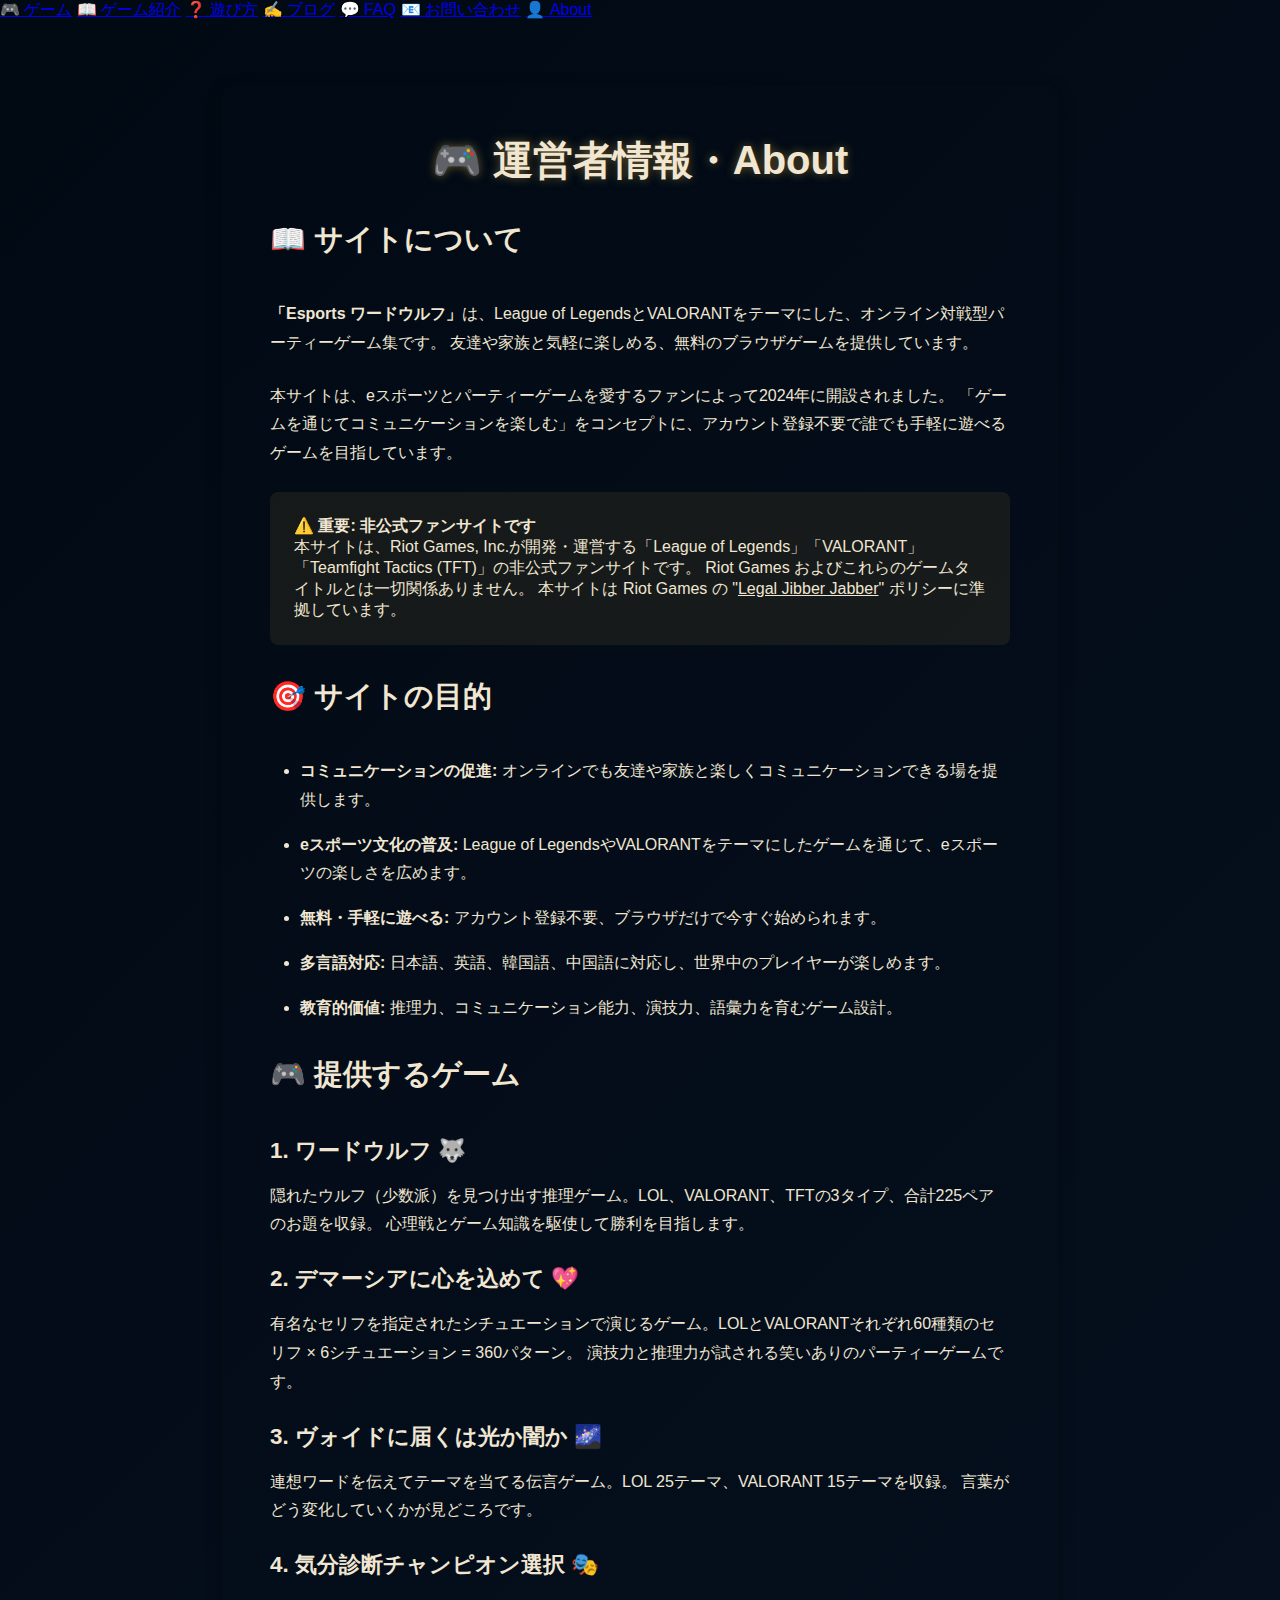
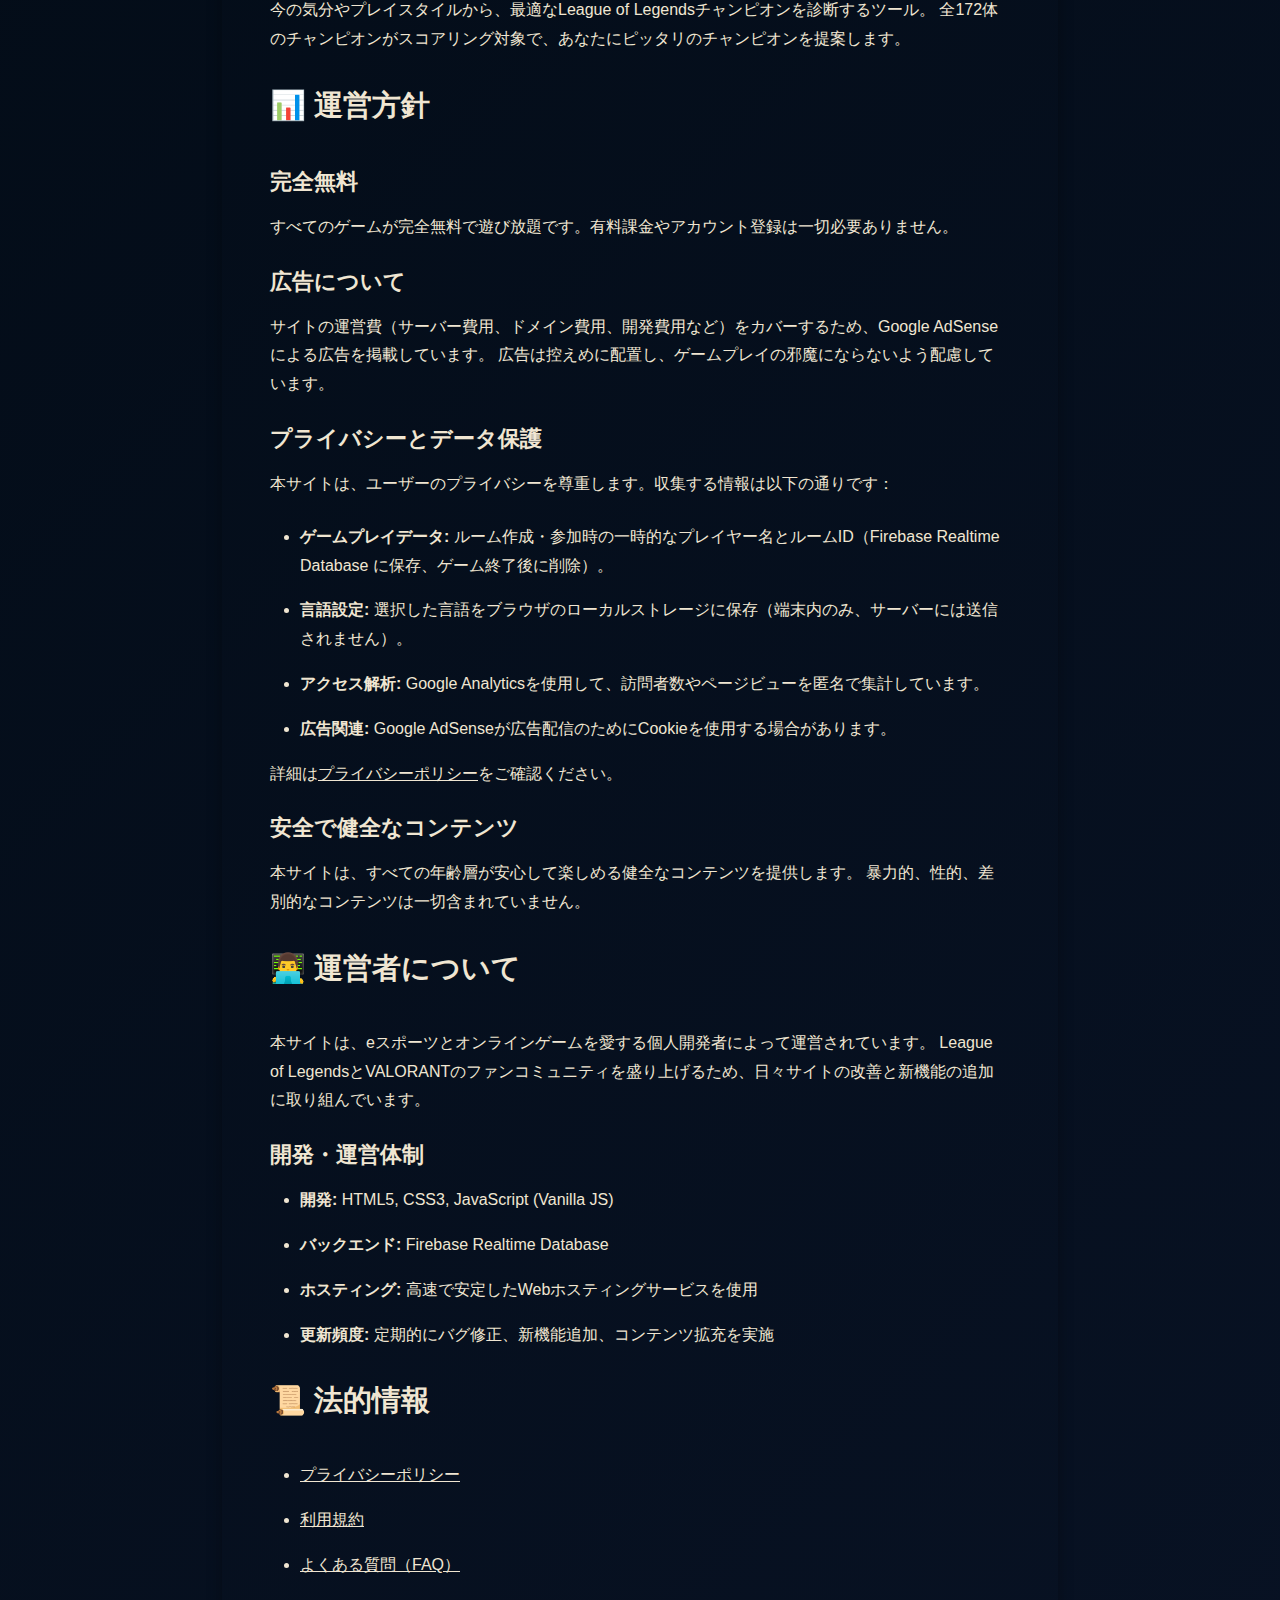
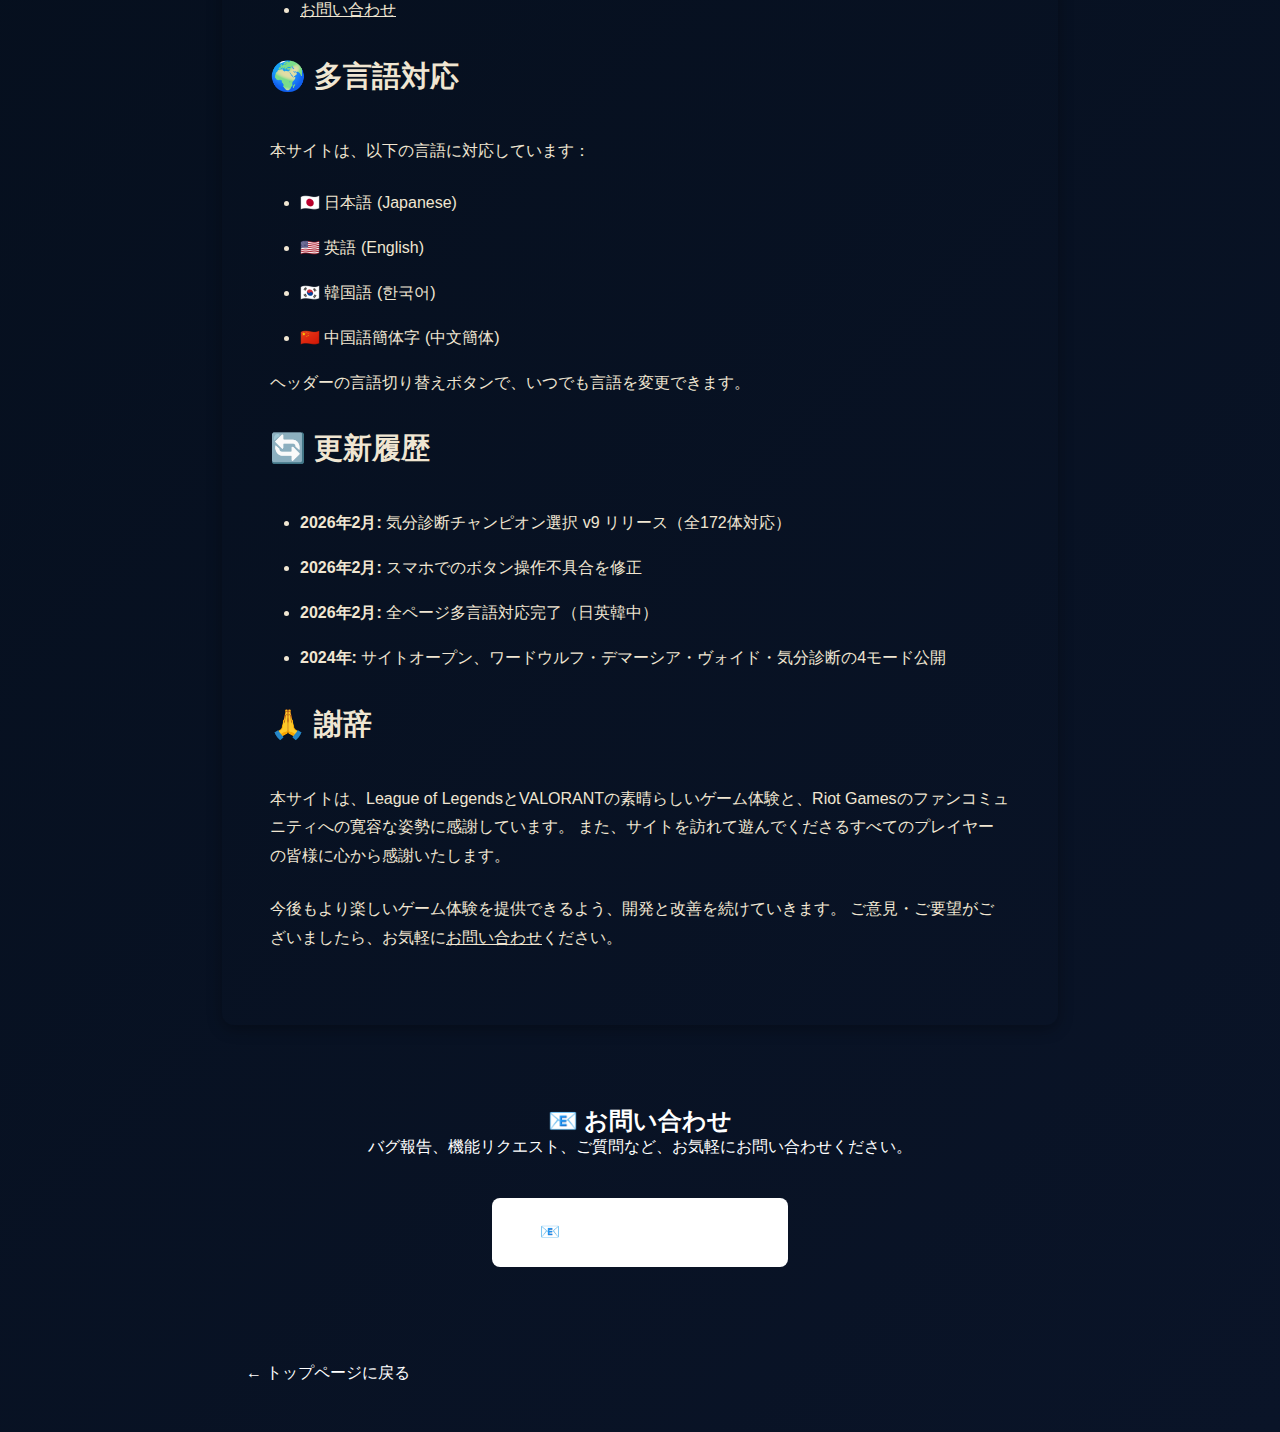
<file: about.html>
<!DOCTYPE html>
<html lang="ja">
<head>
    <meta charset="UTF-8">
    <meta name="viewport" content="width=device-width, initial-scale=1.0">
    <meta name="description" content="Esports ワードウルフの運営者情報、サイトの目的、運営方針、広告ポリシー、お問い合わせ先をご紹介します。">
    <meta name="keywords" content="運営者情報, About, サイト運営, 広告ポリシー, お問い合わせ">
    <title>運営者情報・About - Esports ワードウルフ</title>
    <link rel="stylesheet" href="css/style.css">
    <style>
        .about-container {
            max-width: 900px;
            margin: 0 auto;
            padding: var(--spacing-lg);
        }
        .about-section {
            background: var(--card-bg);
            border-radius: 12px;
            padding: var(--spacing-xl);
            margin-bottom: var(--spacing-lg);
            box-shadow: 0 4px 15px rgba(0, 0, 0, 0.3);
        }
        .about-section h1 {
            color: var(--primary-color);
            font-size: 2.5rem;
            margin-bottom: var(--spacing-md);
            text-align: center;
        }
        .about-section h2 {
            color: var(--primary-color);
            font-size: 1.8rem;
            margin-top: var(--spacing-lg);
            margin-bottom: var(--spacing-md);
            border-bottom: 2px solid var(--primary-color);
            padding-bottom: var(--spacing-sm);
        }
        .about-section h3 {
            color: var(--accent-color);
            font-size: 1.4rem;
            margin-top: var(--spacing-md);
            margin-bottom: var(--spacing-sm);
        }
        .about-section p {
            line-height: 1.8;
            color: var(--text-light);
            margin-bottom: var(--spacing-md);
        }
        .about-section ul {
            padding-left: 30px;
            line-height: 1.8;
            color: var(--text-light);
        }
        .about-section ul li {
            margin-bottom: var(--spacing-sm);
        }
        .highlight-box {
            background: rgba(200, 155, 60, 0.1);
            border-left: 4px solid var(--primary-color);
            padding: var(--spacing-md);
            margin: var(--spacing-md) 0;
            border-radius: 8px;
        }
        .contact-box {
            background: linear-gradient(135deg, var(--primary-color), var(--accent-color));
            padding: var(--spacing-xl);
            border-radius: 12px;
            text-align: center;
            color: white;
        }
        .contact-box h2 {
            color: white;
            border-bottom: none;
            margin-top: 0;
        }
        .contact-box a {
            color: white;
            text-decoration: underline;
            font-weight: bold;
        }
        .back-link {
            display: inline-block;
            margin-top: var(--spacing-lg);
            padding: var(--spacing-sm) var(--spacing-md);
            background: var(--primary-color);
            color: white;
            text-decoration: none;
            border-radius: 8px;
            transition: transform 0.3s;
        }
        .back-link:hover {
            transform: translateY(-2px);
        }
    </style>
</head>
<body>
    <!-- ナビゲーションメニュー -->
    <nav class="main-nav" style="margin-bottom: var(--spacing-lg);">
        <div class="nav-content">
            <a href="index.html" class="nav-link">🎮 ゲーム</a>
            <a href="games.html" class="nav-link">📖 ゲーム紹介</a>
            <a href="how-to-play.html" class="nav-link">❓ 遊び方</a>
            <a href="blog.html" class="nav-link">✍️ ブログ</a>
            <a href="faq.html" class="nav-link">💬 FAQ</a>
            <a href="contact.html" class="nav-link">📧 お問い合わせ</a>
            <a href="about.html" class="nav-link">👤 About</a>
        </div>
    </nav>

    <div class="about-container">
        <div class="about-section">
            <h1>🎮 運営者情報・About</h1>
            
            <h2>📖 サイトについて</h2>
            <p>
                <strong>「Esports ワードウルフ」</strong>は、League of LegendsとVALORANTをテーマにした、オンライン対戦型パーティーゲーム集です。
                友達や家族と気軽に楽しめる、無料のブラウザゲームを提供しています。
            </p>
            <p>
                本サイトは、eスポーツとパーティーゲームを愛するファンによって2024年に開設されました。
                「ゲームを通じてコミュニケーションを楽しむ」をコンセプトに、アカウント登録不要で誰でも手軽に遊べるゲームを目指しています。
            </p>

            <div class="highlight-box">
                <strong>⚠️ 重要: 非公式ファンサイトです</strong><br>
                本サイトは、Riot Games, Inc.が開発・運営する「League of Legends」「VALORANT」「Teamfight Tactics (TFT)」の非公式ファンサイトです。
                Riot Games およびこれらのゲームタイトルとは一切関係ありません。
                本サイトは Riot Games の "<a href="https://www.riotgames.com/en/legal" target="_blank" rel="noopener" style="color: var(--primary-color);">Legal Jibber Jabber</a>" ポリシーに準拠しています。
            </div>

            <h2>🎯 サイトの目的</h2>
            <ul>
                <li><strong>コミュニケーションの促進:</strong> オンラインでも友達や家族と楽しくコミュニケーションできる場を提供します。</li>
                <li><strong>eスポーツ文化の普及:</strong> League of LegendsやVALORANTをテーマにしたゲームを通じて、eスポーツの楽しさを広めます。</li>
                <li><strong>無料・手軽に遊べる:</strong> アカウント登録不要、ブラウザだけで今すぐ始められます。</li>
                <li><strong>多言語対応:</strong> 日本語、英語、韓国語、中国語に対応し、世界中のプレイヤーが楽しめます。</li>
                <li><strong>教育的価値:</strong> 推理力、コミュニケーション能力、演技力、語彙力を育むゲーム設計。</li>
            </ul>

            <h2>🎮 提供するゲーム</h2>
            <h3>1. ワードウルフ 🐺</h3>
            <p>
                隠れたウルフ（少数派）を見つけ出す推理ゲーム。LOL、VALORANT、TFTの3タイプ、合計225ペアのお題を収録。
                心理戦とゲーム知識を駆使して勝利を目指します。
            </p>

            <h3>2. デマーシアに心を込めて 💖</h3>
            <p>
                有名なセリフを指定されたシチュエーションで演じるゲーム。LOLとVALORANTそれぞれ60種類のセリフ × 6シチュエーション = 360パターン。
                演技力と推理力が試される笑いありのパーティーゲームです。
            </p>

            <h3>3. ヴォイドに届くは光か闇か 🌌</h3>
            <p>
                連想ワードを伝えてテーマを当てる伝言ゲーム。LOL 25テーマ、VALORANT 15テーマを収録。
                言葉がどう変化していくかが見どころです。
            </p>

            <h3>4. 気分診断チャンピオン選択 🎭</h3>
            <p>
                今の気分やプレイスタイルから、最適なLeague of Legendsチャンピオンを診断するツール。
                全172体のチャンピオンがスコアリング対象で、あなたにピッタリのチャンピオンを提案します。
            </p>

            <h2>📊 運営方針</h2>
            <h3>完全無料</h3>
            <p>
                すべてのゲームが完全無料で遊び放題です。有料課金やアカウント登録は一切必要ありません。
            </p>

            <h3>広告について</h3>
            <p>
                サイトの運営費（サーバー費用、ドメイン費用、開発費用など）をカバーするため、Google AdSenseによる広告を掲載しています。
                広告は控えめに配置し、ゲームプレイの邪魔にならないよう配慮しています。
            </p>

            <h3>プライバシーとデータ保護</h3>
            <p>
                本サイトは、ユーザーのプライバシーを尊重します。収集する情報は以下の通りです：
            </p>
            <ul>
                <li><strong>ゲームプレイデータ:</strong> ルーム作成・参加時の一時的なプレイヤー名とルームID（Firebase Realtime Database に保存、ゲーム終了後に削除）。</li>
                <li><strong>言語設定:</strong> 選択した言語をブラウザのローカルストレージに保存（端末内のみ、サーバーには送信されません）。</li>
                <li><strong>アクセス解析:</strong> Google Analyticsを使用して、訪問者数やページビューを匿名で集計しています。</li>
                <li><strong>広告関連:</strong> Google AdSenseが広告配信のためにCookieを使用する場合があります。</li>
            </ul>
            <p>
                詳細は<a href="privacy.html" style="color: var(--primary-color);">プライバシーポリシー</a>をご確認ください。
            </p>

            <h3>安全で健全なコンテンツ</h3>
            <p>
                本サイトは、すべての年齢層が安心して楽しめる健全なコンテンツを提供します。
                暴力的、性的、差別的なコンテンツは一切含まれていません。
            </p>

            <h2>👨‍💻 運営者について</h2>
            <p>
                本サイトは、eスポーツとオンラインゲームを愛する個人開発者によって運営されています。
                League of LegendsとVALORANTのファンコミュニティを盛り上げるため、日々サイトの改善と新機能の追加に取り組んでいます。
            </p>

            <h3>開発・運営体制</h3>
            <ul>
                <li><strong>開発:</strong> HTML5, CSS3, JavaScript (Vanilla JS)</li>
                <li><strong>バックエンド:</strong> Firebase Realtime Database</li>
                <li><strong>ホスティング:</strong> 高速で安定したWebホスティングサービスを使用</li>
                <li><strong>更新頻度:</strong> 定期的にバグ修正、新機能追加、コンテンツ拡充を実施</li>
            </ul>

            <h2>📜 法的情報</h2>
            <ul>
                <li><a href="privacy.html" style="color: var(--primary-color);">プライバシーポリシー</a></li>
                <li><a href="terms.html" style="color: var(--primary-color);">利用規約</a></li>
                <li><a href="faq.html" style="color: var(--primary-color);">よくある質問（FAQ）</a></li>
                <li><a href="contact.html" style="color: var(--primary-color);">お問い合わせ</a></li>
            </ul>

            <h2>🌍 多言語対応</h2>
            <p>
                本サイトは、以下の言語に対応しています：
            </p>
            <ul>
                <li>🇯🇵 日本語 (Japanese)</li>
                <li>🇺🇸 英語 (English)</li>
                <li>🇰🇷 韓国語 (한국어)</li>
                <li>🇨🇳 中国語簡体字 (中文簡体)</li>
            </ul>
            <p>
                ヘッダーの言語切り替えボタンで、いつでも言語を変更できます。
            </p>

            <h2>🔄 更新履歴</h2>
            <ul>
                <li><strong>2026年2月:</strong> 気分診断チャンピオン選択 v9 リリース（全172体対応）</li>
                <li><strong>2026年2月:</strong> スマホでのボタン操作不具合を修正</li>
                <li><strong>2026年2月:</strong> 全ページ多言語対応完了（日英韓中）</li>
                <li><strong>2024年:</strong> サイトオープン、ワードウルフ・デマーシア・ヴォイド・気分診断の4モード公開</li>
            </ul>

            <h2>🙏 謝辞</h2>
            <p>
                本サイトは、League of LegendsとVALORANTの素晴らしいゲーム体験と、Riot Gamesのファンコミュニティへの寛容な姿勢に感謝しています。
                また、サイトを訪れて遊んでくださるすべてのプレイヤーの皆様に心から感謝いたします。
            </p>
            <p>
                今後もより楽しいゲーム体験を提供できるよう、開発と改善を続けていきます。
                ご意見・ご要望がございましたら、お気軽に<a href="contact.html" style="color: var(--primary-color);">お問い合わせ</a>ください。
            </p>
        </div>

        <div class="contact-box">
            <h2>📧 お問い合わせ</h2>
            <p style="color: white; margin-bottom: var(--spacing-md);">
                バグ報告、機能リクエスト、ご質問など、お気軽にお問い合わせください。
            </p>
            <a href="contact.html" style="display: inline-block; padding: var(--spacing-md) var(--spacing-xl); background: white; color: var(--primary-color); text-decoration: none; border-radius: 8px; font-weight: bold; margin-top: var(--spacing-sm);">
                📧 お問い合わせフォームへ
            </a>
        </div>

        <a href="index.html" class="back-link">← トップページに戻る</a>
    </div>

    <!-- 多言語対応スクリプト -->
    <script src="js/i18n.js"></script>
    <script>
        document.addEventListener('DOMContentLoaded', () => {
            if (typeof initLanguage === 'function') {
                initLanguage();
            }
        });
    </script>
</body>
</html>
</file>
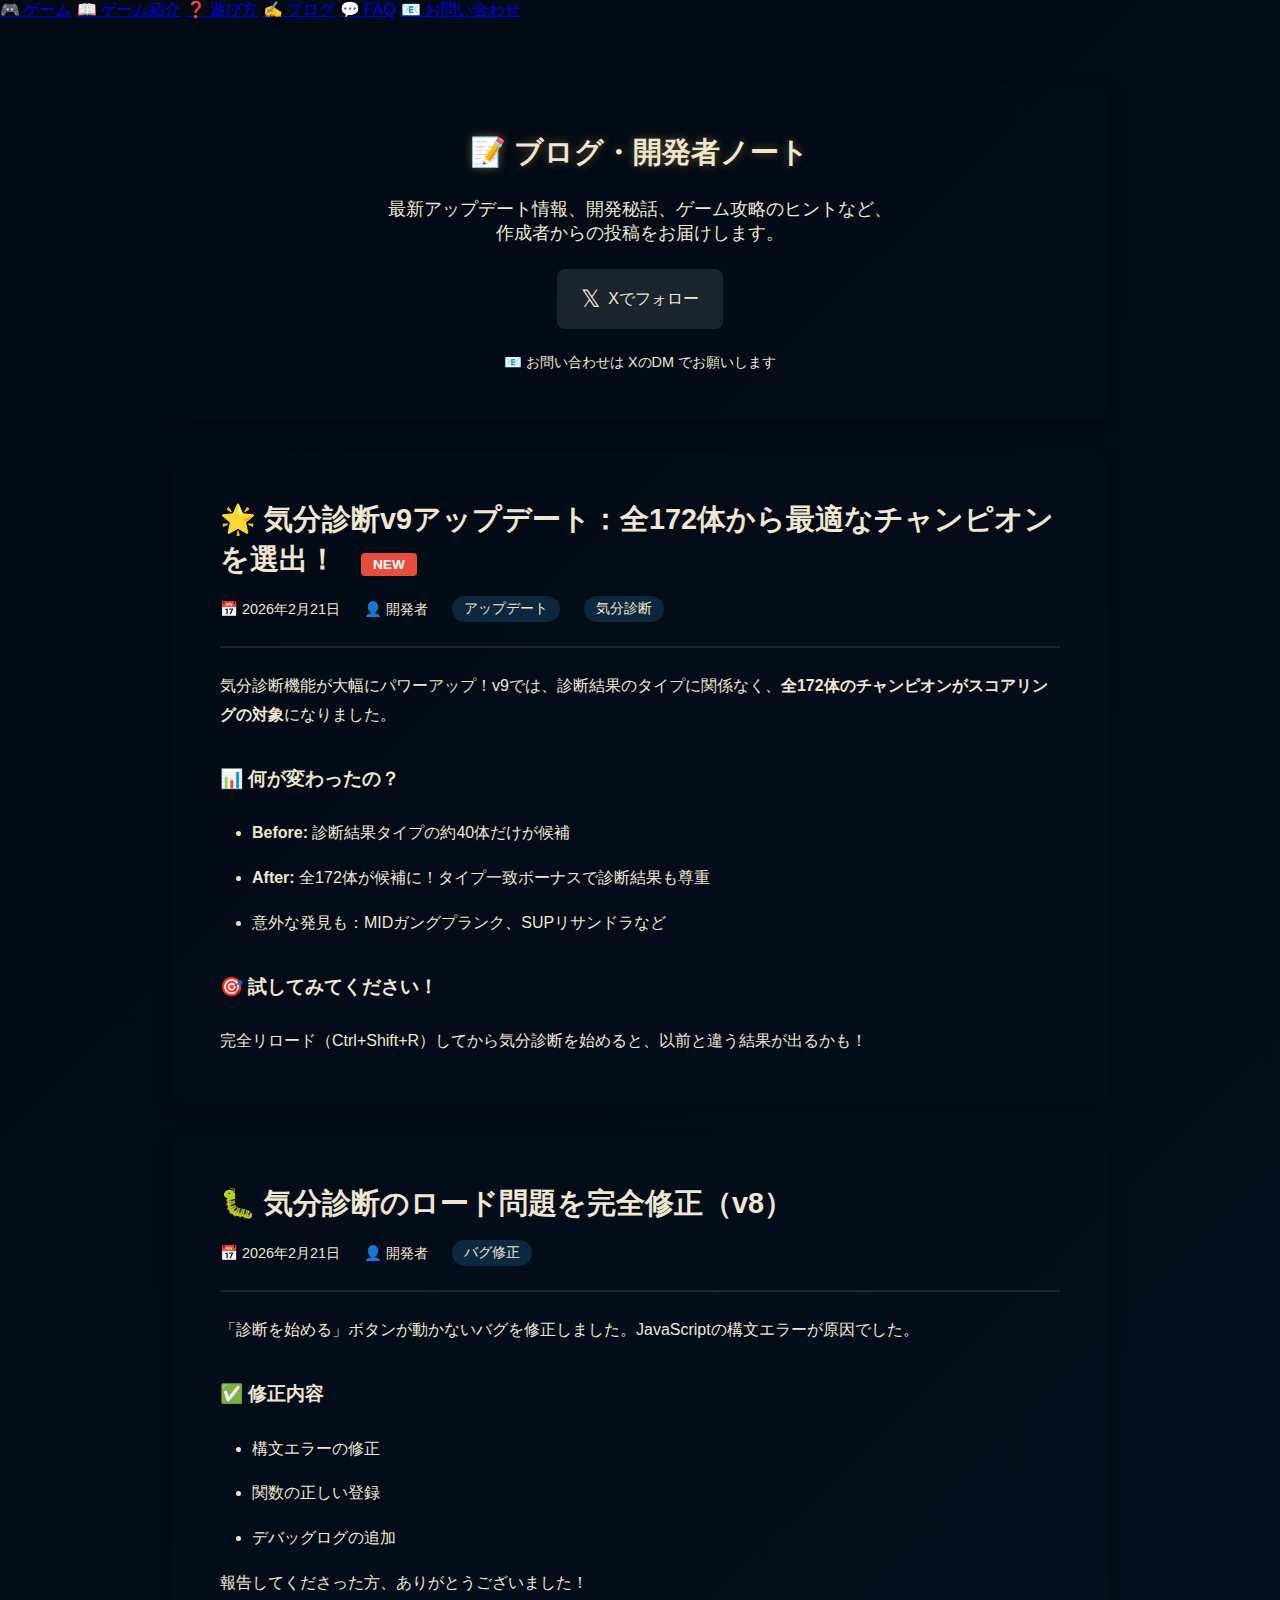
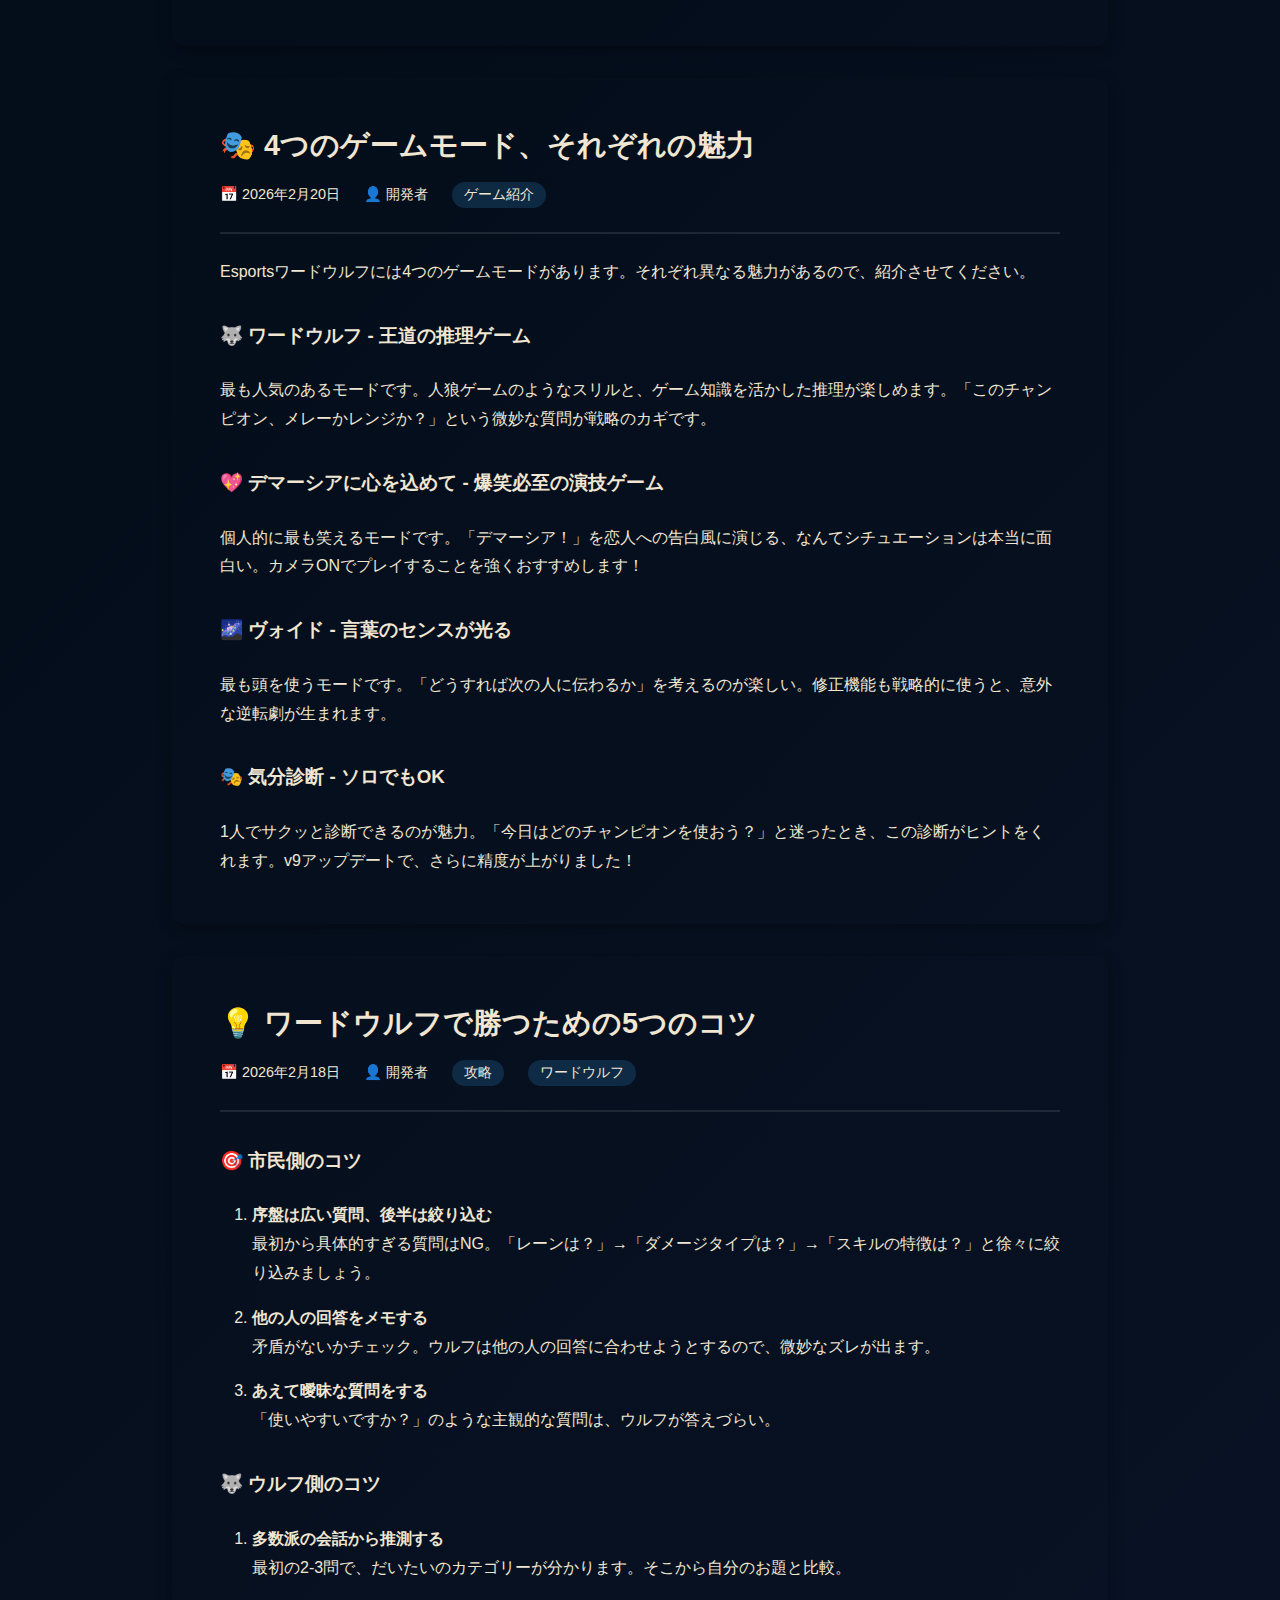
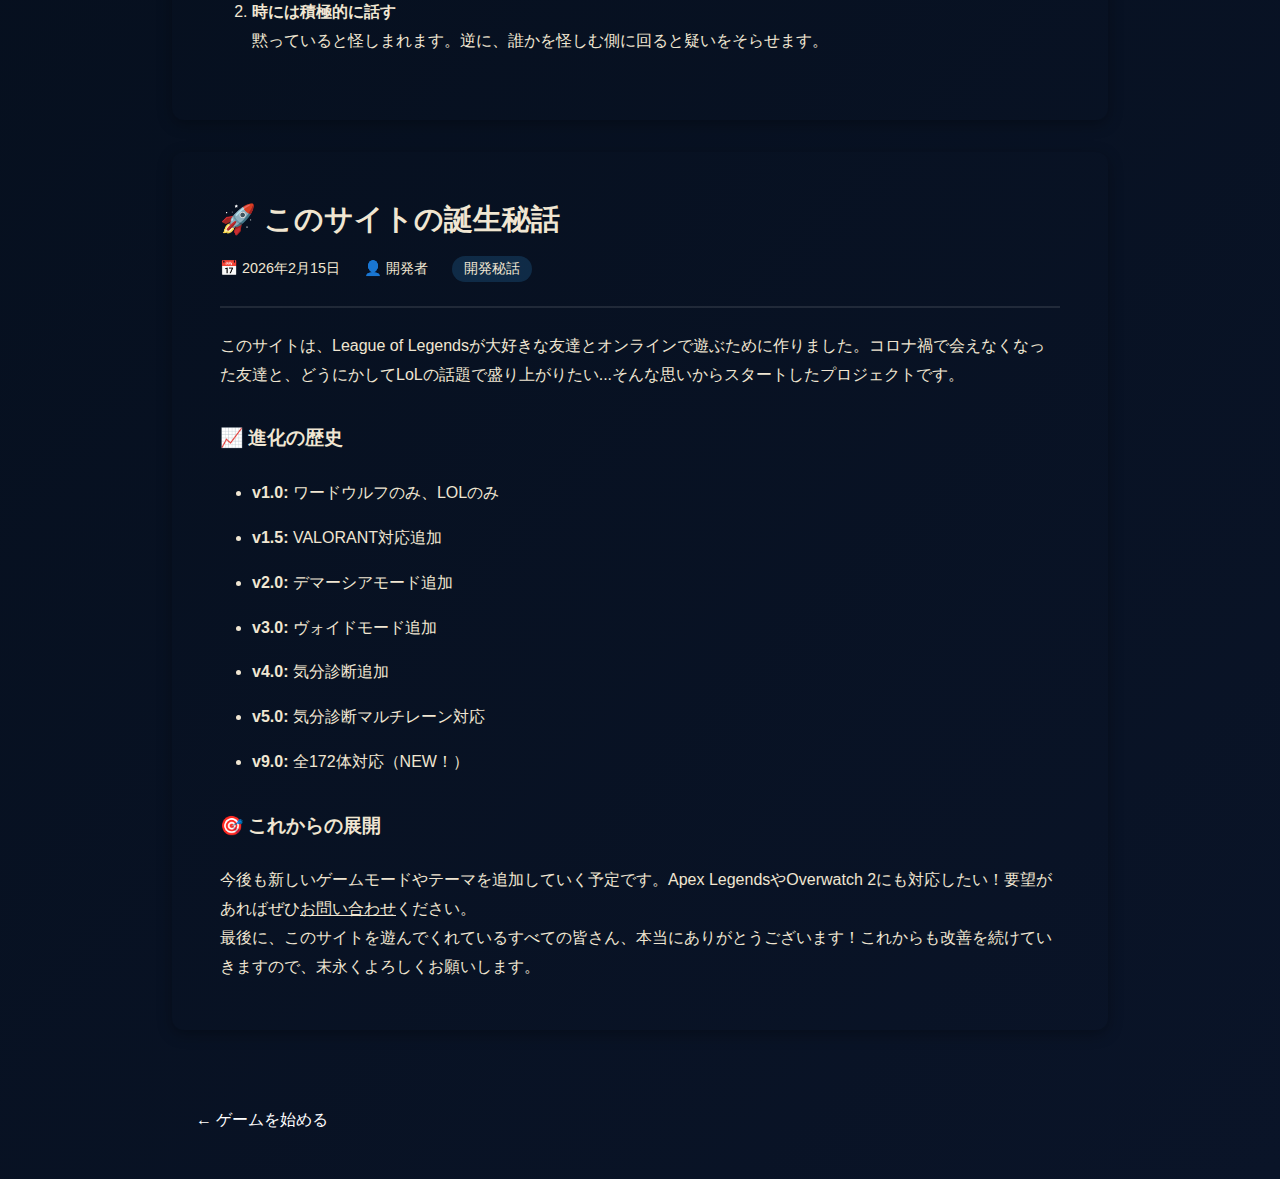
<file: blog-admin.html>
<!DOCTYPE html>
<html lang="ja">
<head>
    <meta charset="UTF-8">
    <meta name="viewport" content="width=device-width, initial-scale=1.0">
    <meta name="description" content="Esportsワードウルフの開発ブログ。最新アップデート情報、開発秘話、ゲーム攻略のヒントなど、作成者からの投稿をお届けします。">
    <title>ブログ・開発者ノート - Esports ワードウルフ</title>
    <link rel="stylesheet" href="css/style.css">
    <style>
        .blog-container {
            max-width: 1000px;
            margin: 0 auto;
            padding: var(--spacing-lg);
        }
        .blog-header {
            background: var(--card-bg);
            border-radius: 12px;
            padding: var(--spacing-xl);
            margin-bottom: var(--spacing-lg);
            text-align: center;
            box-shadow: 0 4px 15px rgba(0, 0, 0, 0.3);
        }
        .blog-header h1 {
            color: var(--primary-color);
            margin-bottom: var(--spacing-md);
        }
        .blog-header p {
            color: var(--text-light);
            font-size: 1.1rem;
        }
        .social-links {
            display: flex;
            justify-content: center;
            gap: var(--spacing-md);
            margin-top: var(--spacing-md);
        }
        .social-link {
            display: inline-flex;
            align-items: center;
            gap: 8px;
            padding: var(--spacing-sm) var(--spacing-md);
            background: rgba(255, 255, 255, 0.1);
            border-radius: 8px;
            text-decoration: none;
            color: var(--text-color);
            transition: all 0.3s;
        }
        .social-link:hover {
            background: var(--primary-color);
            transform: translateY(-2px);
        }
        .social-link .icon {
            font-size: 1.5rem;
        }
        .blog-post {
            background: var(--card-bg);
            border-radius: 12px;
            padding: var(--spacing-xl);
            margin-bottom: var(--spacing-lg);
            box-shadow: 0 4px 15px rgba(0, 0, 0, 0.3);
        }
        .post-header {
            border-bottom: 2px solid rgba(255, 255, 255, 0.1);
            padding-bottom: var(--spacing-md);
            margin-bottom: var(--spacing-md);
        }
        .post-title {
            color: var(--primary-color);
            font-size: 1.8rem;
            margin-bottom: var(--spacing-sm);
        }
        .post-meta {
            color: var(--text-light);
            font-size: 0.9rem;
            display: flex;
            gap: var(--spacing-md);
            flex-wrap: wrap;
        }
        .post-meta span {
            display: flex;
            align-items: center;
            gap: 4px;
        }
        .post-tag {
            display: inline-block;
            padding: 4px 12px;
            background: rgba(52, 152, 219, 0.2);
            border-radius: 16px;
            font-size: 0.85rem;
            color: var(--primary-color);
        }
        .post-content {
            line-height: 1.8;
            color: var(--text-light);
        }
        .post-content h3 {
            color: var(--accent-color);
            margin-top: var(--spacing-lg);
            margin-bottom: var(--spacing-md);
        }
        .post-content ul, .post-content ol {
            margin-left: var(--spacing-lg);
        }
        .post-content li {
            margin-bottom: var(--spacing-sm);
        }
        .update-badge {
            display: inline-block;
            padding: 4px 12px;
            background: #e74c3c;
            color: white;
            border-radius: 4px;
            font-size: 0.85rem;
            font-weight: bold;
            margin-left: var(--spacing-sm);
        }
        .back-link {
            display: inline-block;
            margin-top: var(--spacing-lg);
            padding: var(--spacing-sm) var(--spacing-md);
            background: var(--primary-color);
            color: white;
            text-decoration: none;
            border-radius: 8px;
        }
    </style>
</head>
<body>
    <!-- ナビゲーションメニュー -->
    <nav class="main-nav" style="margin-bottom: var(--spacing-lg);">
        <div class="nav-content">
            <a href="index.html" class="nav-link">🎮 ゲーム</a>
            <a href="games.html" class="nav-link">📖 ゲーム紹介</a>
            <a href="how-to-play.html" class="nav-link">❓ 遊び方</a>
            <a href="blog.html" class="nav-link">✍️ ブログ</a>
            <a href="faq.html" class="nav-link">💬 FAQ</a>
            <a href="contact.html" class="nav-link">📧 お問い合わせ</a>
        </div>
    </nav>

    <div class="blog-container">
        <div class="blog-header">
            <h1>📝 ブログ・開発者ノート</h1>
            <p>最新アップデート情報、開発秘話、ゲーム攻略のヒントなど、<br>作成者からの投稿をお届けします。</p>
            
            <div class="social-links">
                <a href="https://x.com/pan_doratalk" target="_blank" class="social-link" rel="noopener noreferrer">
                    <span class="icon">𝕏</span>
                    <span>Xでフォロー</span>
                </a>
            </div>
            <p style="margin-top: var(--spacing-md); font-size: 0.9rem; color: var(--text-light);">
                📧 お問い合わせは <a href="https://x.com/pan_doratalk" target="_blank" style="color: var(--primary-color); text-decoration: none;">XのDM</a> でお願いします
            </p>
        </div>

        <!-- 最新の投稿 -->
        <div class="blog-post">
            <div class="post-header">
                <h2 class="post-title">
                    🌟 気分診断v9アップデート：全172体から最適なチャンピオンを選出！
                    <span class="update-badge">NEW</span>
                </h2>
                <div class="post-meta">
                    <span>📅 2026年2月21日</span>
                    <span>👤 開発者</span>
                    <span class="post-tag">アップデート</span>
                    <span class="post-tag">気分診断</span>
                </div>
            </div>
            <div class="post-content">
                <p>
                    気分診断機能が大幅にパワーアップ！v9では、診断結果のタイプに関係なく、<strong>全172体のチャンピオンがスコアリングの対象</strong>になりました。
                </p>

                <h3>📊 何が変わったの？</h3>
                <ul>
                    <li><strong>Before:</strong> 診断結果タイプの約40体だけが候補</li>
                    <li><strong>After:</strong> 全172体が候補に！タイプ一致ボーナスで診断結果も尊重</li>
                    <li>意外な発見も：MIDガングプランク、SUPリサンドラなど</li>
                </ul>

                <h3>🎯 試してみてください！</h3>
                <p>
                    完全リロード（Ctrl+Shift+R）してから気分診断を始めると、以前と違う結果が出るかも！
                </p>
            </div>
        </div>

        <!-- 2つ目の投稿 -->
        <div class="blog-post">
            <div class="post-header">
                <h2 class="post-title">🐛 気分診断のロード問題を完全修正（v8）</h2>
                <div class="post-meta">
                    <span>📅 2026年2月21日</span>
                    <span>👤 開発者</span>
                    <span class="post-tag">バグ修正</span>
                </div>
            </div>
            <div class="post-content">
                <p>
                    「診断を始める」ボタンが動かないバグを修正しました。JavaScriptの構文エラーが原因でした。
                </p>

                <h3>✅ 修正内容</h3>
                <ul>
                    <li>構文エラーの修正</li>
                    <li>関数の正しい登録</li>
                    <li>デバッグログの追加</li>
                </ul>

                <p>
                    報告してくださった方、ありがとうございました！
                </p>
            </div>
        </div>

        <!-- 3つ目の投稿 -->
        <div class="blog-post">
            <div class="post-header">
                <h2 class="post-title">🎭 4つのゲームモード、それぞれの魅力</h2>
                <div class="post-meta">
                    <span>📅 2026年2月20日</span>
                    <span>👤 開発者</span>
                    <span class="post-tag">ゲーム紹介</span>
                </div>
            </div>
            <div class="post-content">
                <p>
                    Esportsワードウルフには4つのゲームモードがあります。それぞれ異なる魅力があるので、紹介させてください。
                </p>

                <h3>🐺 ワードウルフ - 王道の推理ゲーム</h3>
                <p>
                    最も人気のあるモードです。人狼ゲームのようなスリルと、ゲーム知識を活かした推理が楽しめます。「このチャンピオン、メレーかレンジか？」という微妙な質問が戦略のカギです。
                </p>

                <h3>💖 デマーシアに心を込めて - 爆笑必至の演技ゲーム</h3>
                <p>
                    個人的に最も笑えるモードです。「デマーシア！」を恋人への告白風に演じる、なんてシチュエーションは本当に面白い。カメラONでプレイすることを強くおすすめします！
                </p>

                <h3>🌌 ヴォイド - 言葉のセンスが光る</h3>
                <p>
                    最も頭を使うモードです。「どうすれば次の人に伝わるか」を考えるのが楽しい。修正機能も戦略的に使うと、意外な逆転劇が生まれます。
                </p>

                <h3>🎭 気分診断 - ソロでもOK</h3>
                <p>
                    1人でサクッと診断できるのが魅力。「今日はどのチャンピオンを使おう？」と迷ったとき、この診断がヒントをくれます。v9アップデートで、さらに精度が上がりました！
                </p>
            </div>
        </div>

        <!-- 4つ目の投稿 -->
        <div class="blog-post">
            <div class="post-header">
                <h2 class="post-title">💡 ワードウルフで勝つための5つのコツ</h2>
                <div class="post-meta">
                    <span>📅 2026年2月18日</span>
                    <span>👤 開発者</span>
                    <span class="post-tag">攻略</span>
                    <span class="post-tag">ワードウルフ</span>
                </div>
            </div>
            <div class="post-content">
                <h3>🎯 市民側のコツ</h3>
                <ol>
                    <li><strong>序盤は広い質問、後半は絞り込む</strong><br>
                    最初から具体的すぎる質問はNG。「レーンは？」→「ダメージタイプは？」→「スキルの特徴は？」と徐々に絞り込みましょう。</li>
                    
                    <li><strong>他の人の回答をメモする</strong><br>
                    矛盾がないかチェック。ウルフは他の人の回答に合わせようとするので、微妙なズレが出ます。</li>
                    
                    <li><strong>あえて曖昧な質問をする</strong><br>
                    「使いやすいですか？」のような主観的な質問は、ウルフが答えづらい。</li>
                </ol>

                <h3>🐺 ウルフ側のコツ</h3>
                <ol>
                    <li><strong>多数派の会話から推測する</strong><br>
                    最初の2-3問で、だいたいのカテゴリーが分かります。そこから自分のお題と比較。</li>
                    
                    <li><strong>時には積極的に話す</strong><br>
                    黙っていると怪しまれます。逆に、誰かを怪しむ側に回ると疑いをそらせます。</li>
                </ol>
            </div>
        </div>

        <!-- 5つ目の投稿 -->
        <div class="blog-post">
            <div class="post-header">
                <h2 class="post-title">🚀 このサイトの誕生秘話</h2>
                <div class="post-meta">
                    <span>📅 2026年2月15日</span>
                    <span>👤 開発者</span>
                    <span class="post-tag">開発秘話</span>
                </div>
            </div>
            <div class="post-content">
                <p>
                    このサイトは、League of Legendsが大好きな友達とオンラインで遊ぶために作りました。コロナ禍で会えなくなった友達と、どうにかしてLoLの話題で盛り上がりたい...そんな思いからスタートしたプロジェクトです。
                </p>

                <h3>📈 進化の歴史</h3>
                <ul>
                    <li><strong>v1.0:</strong> ワードウルフのみ、LOLのみ</li>
                    <li><strong>v1.5:</strong> VALORANT対応追加</li>
                    <li><strong>v2.0:</strong> デマーシアモード追加</li>
                    <li><strong>v3.0:</strong> ヴォイドモード追加</li>
                    <li><strong>v4.0:</strong> 気分診断追加</li>
                    <li><strong>v5.0:</strong> 気分診断マルチレーン対応</li>
                    <li><strong>v9.0:</strong> 全172体対応（NEW！）</li>
                </ul>

                <h3>🎯 これからの展開</h3>
                <p>
                    今後も新しいゲームモードやテーマを追加していく予定です。Apex LegendsやOverwatch 2にも対応したい！要望があればぜひ<a href="contact.html" style="color: var(--primary-color);">お問い合わせ</a>ください。
                </p>

                <p>
                    最後に、このサイトを遊んでくれているすべての皆さん、本当にありがとうございます！これからも改善を続けていきますので、末永くよろしくお願いします。
                </p>
            </div>
        </div>

        <a href="index.html" class="back-link">← ゲームを始める</a>
    </div>
</body>
</html>
</file>
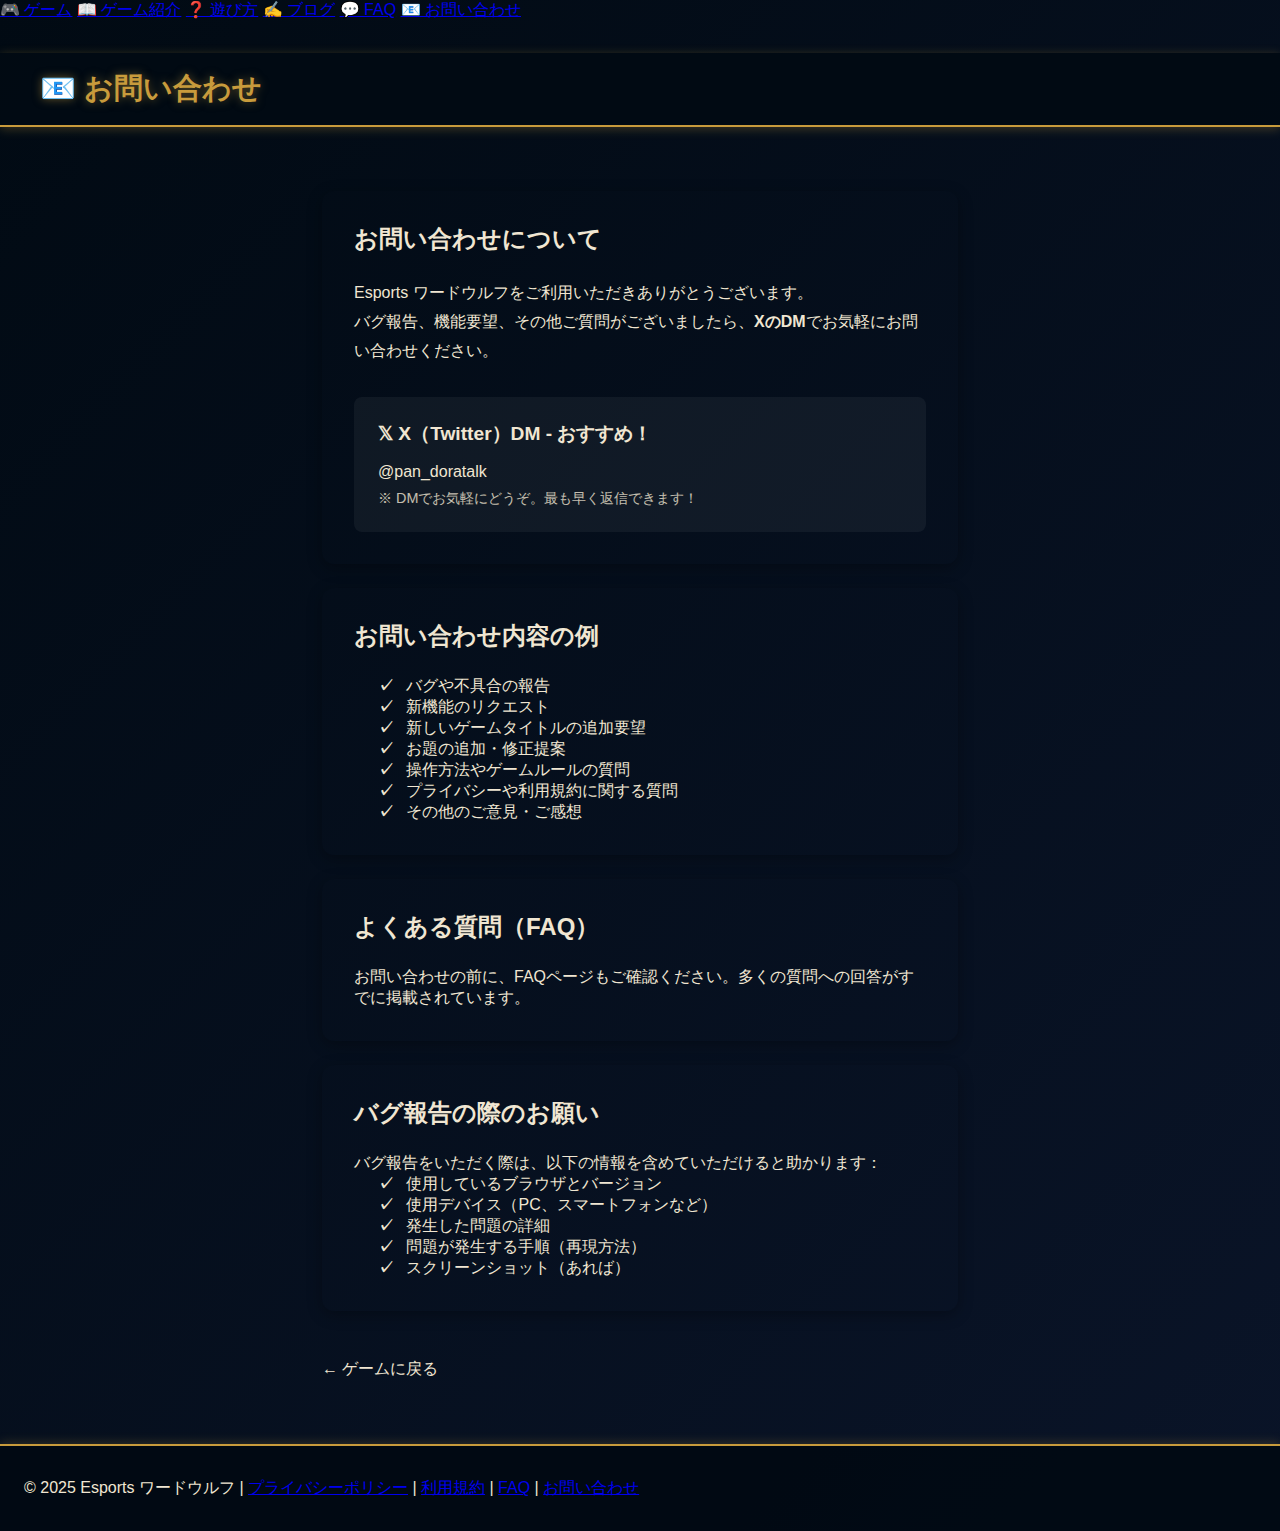
<file: contact.html>
<!DOCTYPE html>
<html lang="ja">
<head>
    <meta charset="UTF-8">
    <meta name="viewport" content="width=device-width, initial-scale=1.0">
    <title>お問い合わせ - Esports ワードウルフ</title>
    <link rel="stylesheet" href="css/style.css">
    <style>
        .contact-container {
            max-width: 700px;
            margin: 0 auto;
            padding: var(--spacing-lg);
        }
        .contact-card {
            background: var(--card-bg);
            border-radius: 12px;
            padding: var(--spacing-lg);
            box-shadow: 0 4px 15px rgba(0, 0, 0, 0.3);
            margin-bottom: var(--spacing-md);
        }
        .contact-card h2 {
            color: var(--primary-color);
            margin-bottom: var(--spacing-md);
        }
        .contact-info {
            line-height: 1.8;
            color: var(--text-light);
            margin-bottom: var(--spacing-lg);
        }
        .contact-methods {
            display: flex;
            flex-direction: column;
            gap: var(--spacing-md);
        }
        .contact-method {
            background: rgba(255, 255, 255, 0.05);
            padding: var(--spacing-md);
            border-radius: 8px;
            border-left: 4px solid var(--primary-color);
        }
        .contact-method h3 {
            color: var(--primary-color);
            margin-bottom: var(--spacing-sm);
            font-size: 1.2rem;
        }
        .contact-method p {
            margin: 0;
            color: var(--text-light);
        }
        .contact-link {
            color: var(--secondary-color);
            text-decoration: none;
            transition: color 0.3s;
        }
        .contact-link:hover {
            color: var(--primary-color);
        }
        .response-time {
            background: rgba(255, 193, 7, 0.1);
            border: 1px solid rgba(255, 193, 7, 0.3);
            border-radius: 8px;
            padding: var(--spacing-md);
            margin-top: var(--spacing-md);
        }
        .response-time h4 {
            color: #ffc107;
            margin-top: 0;
            margin-bottom: var(--spacing-sm);
        }
        .back-link {
            display: inline-block;
            margin-top: var(--spacing-md);
            color: var(--primary-color);
            text-decoration: none;
            transition: color 0.3s;
        }
        .back-link:hover {
            color: var(--secondary-color);
        }
        .topics-list {
            list-style: none;
            padding-left: var(--spacing-md);
        }
        .topics-list li:before {
            content: "✓ ";
            color: var(--primary-color);
            font-weight: bold;
            margin-right: var(--spacing-xs);
        }
    </style>
</head>
<body>
    <!-- ナビゲーションメニュー -->
    <nav class="main-nav" style="margin-bottom: var(--spacing-lg);">
        <div class="nav-content">
            <a href="index.html" class="nav-link">🎮 ゲーム</a>
            <a href="games.html" class="nav-link">📖 ゲーム紹介</a>
            <a href="how-to-play.html" class="nav-link">❓ 遊び方</a>
            <a href="blog.html" class="nav-link">✍️ ブログ</a>
            <a href="faq.html" class="nav-link">💬 FAQ</a>
            <a href="contact.html" class="nav-link">📧 お問い合わせ</a>
        </div>
    </nav>

    <header>
        <div class="header-content">
            <h1>📧 お問い合わせ</h1>
        </div>
    </header>

    <main>
        <div class="contact-container">
            <div class="contact-card">
                <h2>お問い合わせについて</h2>
                <div class="contact-info">
                    <p>Esports ワードウルフをご利用いただきありがとうございます。</p>
                    <p>バグ報告、機能要望、その他ご質問がございましたら、<strong>XのDM</strong>でお気軽にお問い合わせください。</p>
                </div>

                <div class="contact-methods">
                    <div class="contact-method">
                        <h3>𝕏 X（Twitter）DM - おすすめ！</h3>
                        <p>
                            <a href="https://x.com/pan_doratalk" class="contact-link" target="_blank" rel="noopener noreferrer">@pan_doratalk</a>
                        </p>
                        <p style="margin-top: 8px; font-size: 0.9rem; opacity: 0.8;">
                            ※ DMでお気軽にどうぞ。最も早く返信できます！
                        </p>
                    </div>
                </div>
            </div>

            <div class="contact-card">
                <h2>お問い合わせ内容の例</h2>
                <ul class="topics-list">
                    <li>バグや不具合の報告</li>
                    <li>新機能のリクエスト</li>
                    <li>新しいゲームタイトルの追加要望</li>
                    <li>お題の追加・修正提案</li>
                    <li>操作方法やゲームルールの質問</li>
                    <li>プライバシーや利用規約に関する質問</li>
                    <li>その他のご意見・ご感想</li>
                </ul>
            </div>

            <div class="contact-card">
                <h2>よくある質問（FAQ）</h2>
                <p>お問い合わせの前に、<a href="faq.html" class="contact-link">FAQページ</a>もご確認ください。多くの質問への回答がすでに掲載されています。</p>
            </div>

            <div class="contact-card">
                <h2>バグ報告の際のお願い</h2>
                <p>バグ報告をいただく際は、以下の情報を含めていただけると助かります：</p>
                <ul class="topics-list">
                    <li>使用しているブラウザとバージョン</li>
                    <li>使用デバイス（PC、スマートフォンなど）</li>
                    <li>発生した問題の詳細</li>
                    <li>問題が発生する手順（再現方法）</li>
                    <li>スクリーンショット（あれば）</li>
                </ul>
            </div>

            <a href="index.html" class="back-link">← ゲームに戻る</a>
        </div>
    </main>

    <footer>
        <p>© 2025 Esports ワードウルフ | <a href="privacy.html">プライバシーポリシー</a> | <a href="terms.html">利用規約</a> | <a href="faq.html">FAQ</a> | <a href="contact.html">お問い合わせ</a></p>
    </footer>
</body>
</html>
</file>
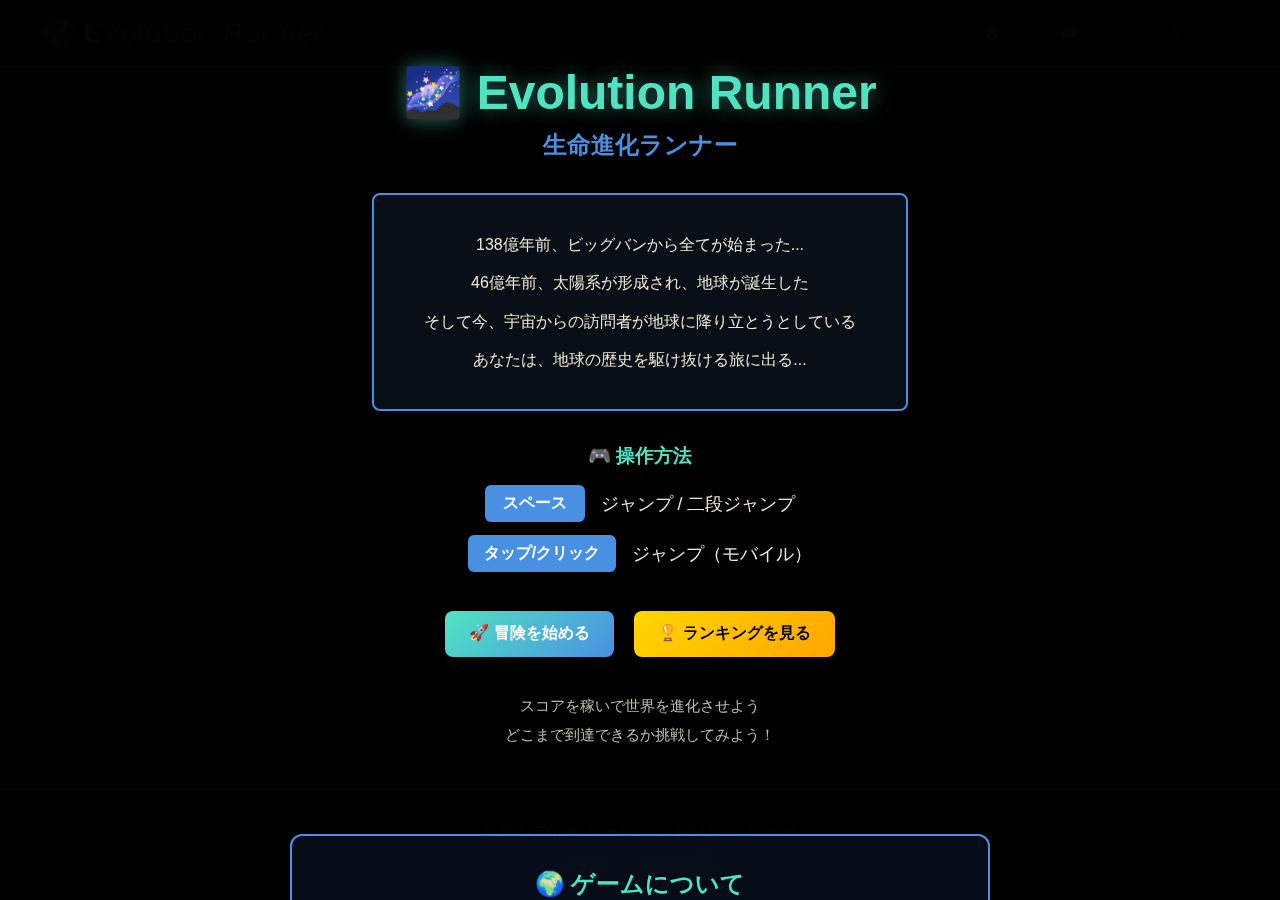
<file: evolution-runner.html>
<!DOCTYPE html>
<html lang="ja">
<head>
    <meta charset="UTF-8">
    <meta name="viewport" content="width=device-width, initial-scale=1.0">
    <meta name="description" content="生命の進化を体験する横スクロールランナーゲーム - 宇宙から地球へ、そして再び宇宙へ">
    <title>Evolution Runner - 生命進化ランナー | Esports ワードウルフ</title>
    
    <!-- CSS -->
    <link rel="stylesheet" href="css/style.css">
    <link rel="stylesheet" href="css/evolution-runner.css">
</head>
<body>
    <!-- ヘッダー -->
    <header>
        <div class="header-content">
            <h1 id="site-title" style="cursor: pointer;" onclick="window.location.href='index.html'">🌍 Evolution Runner</h1>
            <nav class="header-nav">
                <a href="index.html" class="nav-link">🏠 ホーム</a>
                <a href="games.html" class="nav-link">📖 ゲーム紹介</a>
                <a href="how-to-play.html" class="nav-link">❓ 遊び方</a>
            </nav>
        </div>
    </header>

    <!-- メインコンテンツ -->
    <main class="evolution-main">
        
        <!-- スタート画面（独立表示） -->
        <div id="start-screen-overlay" class="screen-overlay">
            <div class="screen-overlay-content">
                <div class="screen-content">
                    <h1 class="game-title">🌌 Evolution Runner</h1>
                    <h2 class="game-subtitle">生命進化ランナー</h2>
                    
                    <div class="story-intro">
                        <p class="story-text">138億年前、ビッグバンから全てが始まった...</p>
                        <p class="story-text">46億年前、太陽系が形成され、地球が誕生した</p>
                        <p class="story-text">そして今、宇宙からの訪問者が地球に降り立とうとしている</p>
                        <p class="story-text">あなたは、地球の歴史を駆け抜ける旅に出る...</p>
                    </div>
                    
                    <div class="controls-info">
                        <h3>🎮 操作方法</h3>
                        <div class="control-item">
                            <span class="key">スペース</span>
                            <span class="action">ジャンプ / 二段ジャンプ</span>
                        </div>
                        <div class="control-item">
                            <span class="key">タップ/クリック</span>
                            <span class="action">ジャンプ（モバイル）</span>
                        </div>
                    </div>
                    
                    <button id="start-button" class="game-button start-button">
                        🚀 冒険を始める
                    </button>
                    
                    <button id="view-ranking-button" class="game-button ranking-button">
                        🏆 ランキングを見る
                    </button>
                    
                    <div class="game-info">
                        <p>スコアを稼いで世界を進化させよう</p>
                        <p>どこまで到達できるか挑戦してみよう！</p>
                    </div>
                </div>
                
                <!-- ゲーム説明（スタート画面内） -->
                <div class="game-description-inline">
                    <h2>🌍 ゲームについて</h2>
                    <p>
                        宇宙から地球に降り立った生命体となり、地球の46億年の歴史を駆け抜けるランナーゲーム。
                    </p>
                    <p>
                        スコアを稼ぐことで時代が進化し、背景や世界の様子が変化していきます。
                    </p>
                    <p>
                        一体どんな世界が待っているのか？最後まで到達して、その目で確かめてみてください！
                    </p>
                    
                    <h3>💡 ヒント</h3>
                    <ul>
                        <li>スペースキーを押すとジャンプ、空中でもう一度押すと二段ジャンプ！</li>
                        <li>低い障害物は通常ジャンプ、高い障害物は二段ジャンプで避けましょう</li>
                        <li>時代が進むほど難易度が上がります</li>
                        <li>障害物の形や背景が変化していきます</li>
                        <li>記録に挑戦！最高スコアを目指そう</li>
                    </ul>
                </div>
            </div>
        </div>
        
        <!-- ゲームキャンバス -->
        <div class="game-container">
            <canvas id="gameCanvas" width="800" height="400"></canvas>
            
            <!-- ゲームオーバー画面 -->
            <div id="gameover-screen" class="screen" style="display: none;">
                <div class="screen-content">
                    <h1 class="gameover-title">💀 Game Over</h1>
                    <h2 id="gameover-stage" class="gameover-stage"></h2>
                    
                    <div class="score-display">
                        <p class="score-label">最終スコア</p>
                        <p id="final-score" class="final-score">0</p>
                    </div>
                    
                    <div class="high-score-display">
                        <p class="high-score-label">🏆 最高記録</p>
                        <p id="high-score" class="high-score">0</p>
                    </div>
                    
                    <p id="gameover-message" class="gameover-message"></p>
                    
                    <!-- ランキング登録フォーム -->
                    <div id="ranking-form" class="ranking-form" style="display: none;">
                        <h3 class="ranking-form-title">🏆 ランキングに登録</h3>
                        <input 
                            type="text" 
                            id="player-name-input" 
                            class="player-name-input" 
                            placeholder="名前を入力（10文字まで）" 
                            maxlength="10"
                        />
                        <button id="submit-ranking-button" class="game-button submit-button">
                            📝 登録する
                        </button>
                    </div>
                    
                    <!-- ランキング表示 -->
                    <div id="ranking-display" class="ranking-display" style="display: none;">
                        <h3 class="ranking-title">🏆 ハイスコアランキング TOP10</h3>
                        <div id="ranking-list" class="ranking-list"></div>
                    </div>
                    
                    <button id="restart-button" class="game-button restart-button">
                        🔄 もう一度挑戦
                    </button>
                    
                    <button onclick="window.location.href='index.html'" class="game-button home-button">
                        🏠 ホームに戻る
                    </button>
                </div>
            </div>
            
            <!-- HUD（ヘッドアップディスプレイ） -->
            <div id="game-hud" style="display: none;">
                <div class="hud-top">
                    <div class="hud-score">
                        <span class="hud-label">スコア</span>
                        <span id="hud-score-value" class="hud-value">0</span>
                    </div>
                    <div class="hud-stage">
                        <span id="hud-stage-name" class="hud-stage-name">生命誕生</span>
                    </div>
                    <div class="hud-high-score">
                        <span class="hud-label">最高</span>
                        <span id="hud-high-score-value" class="hud-value">0</span>
                    </div>
                </div>
            </div>
        </div>
        
        <!-- ランキングモーダル -->
        <div id="ranking-modal" class="ranking-modal" style="display: none;">
            <div class="ranking-modal-content">
                <div class="ranking-modal-header">
                    <h2 class="ranking-modal-title">🏆 ハイスコアランキング TOP10</h2>
                    <button id="close-ranking-button" class="close-ranking-button">✕</button>
                </div>
                <div id="ranking-modal-list" class="ranking-modal-list">
                    <!-- ランキングがここに表示される -->
                </div>
            </div>
        </div>
        
    </main>

    <!-- フッター -->
    <footer style="text-align: center; padding: 2rem; color: var(--text-light); font-size: 0.9rem;">
        <p>&copy; 2024 Esports ワードウルフ | Evolution Runner</p>
        <p style="margin-top: 0.5rem;">
            <a href="index.html" style="color: var(--primary-color); margin: 0 1rem;">ホーム</a>
            <a href="games.html" style="color: var(--primary-color); margin: 0 1rem;">ゲーム一覧</a>
        </p>
    </footer>

    <!-- JavaScript -->
    <script src="js/evolution-runner.js"></script>
</body>
</html>
</file>
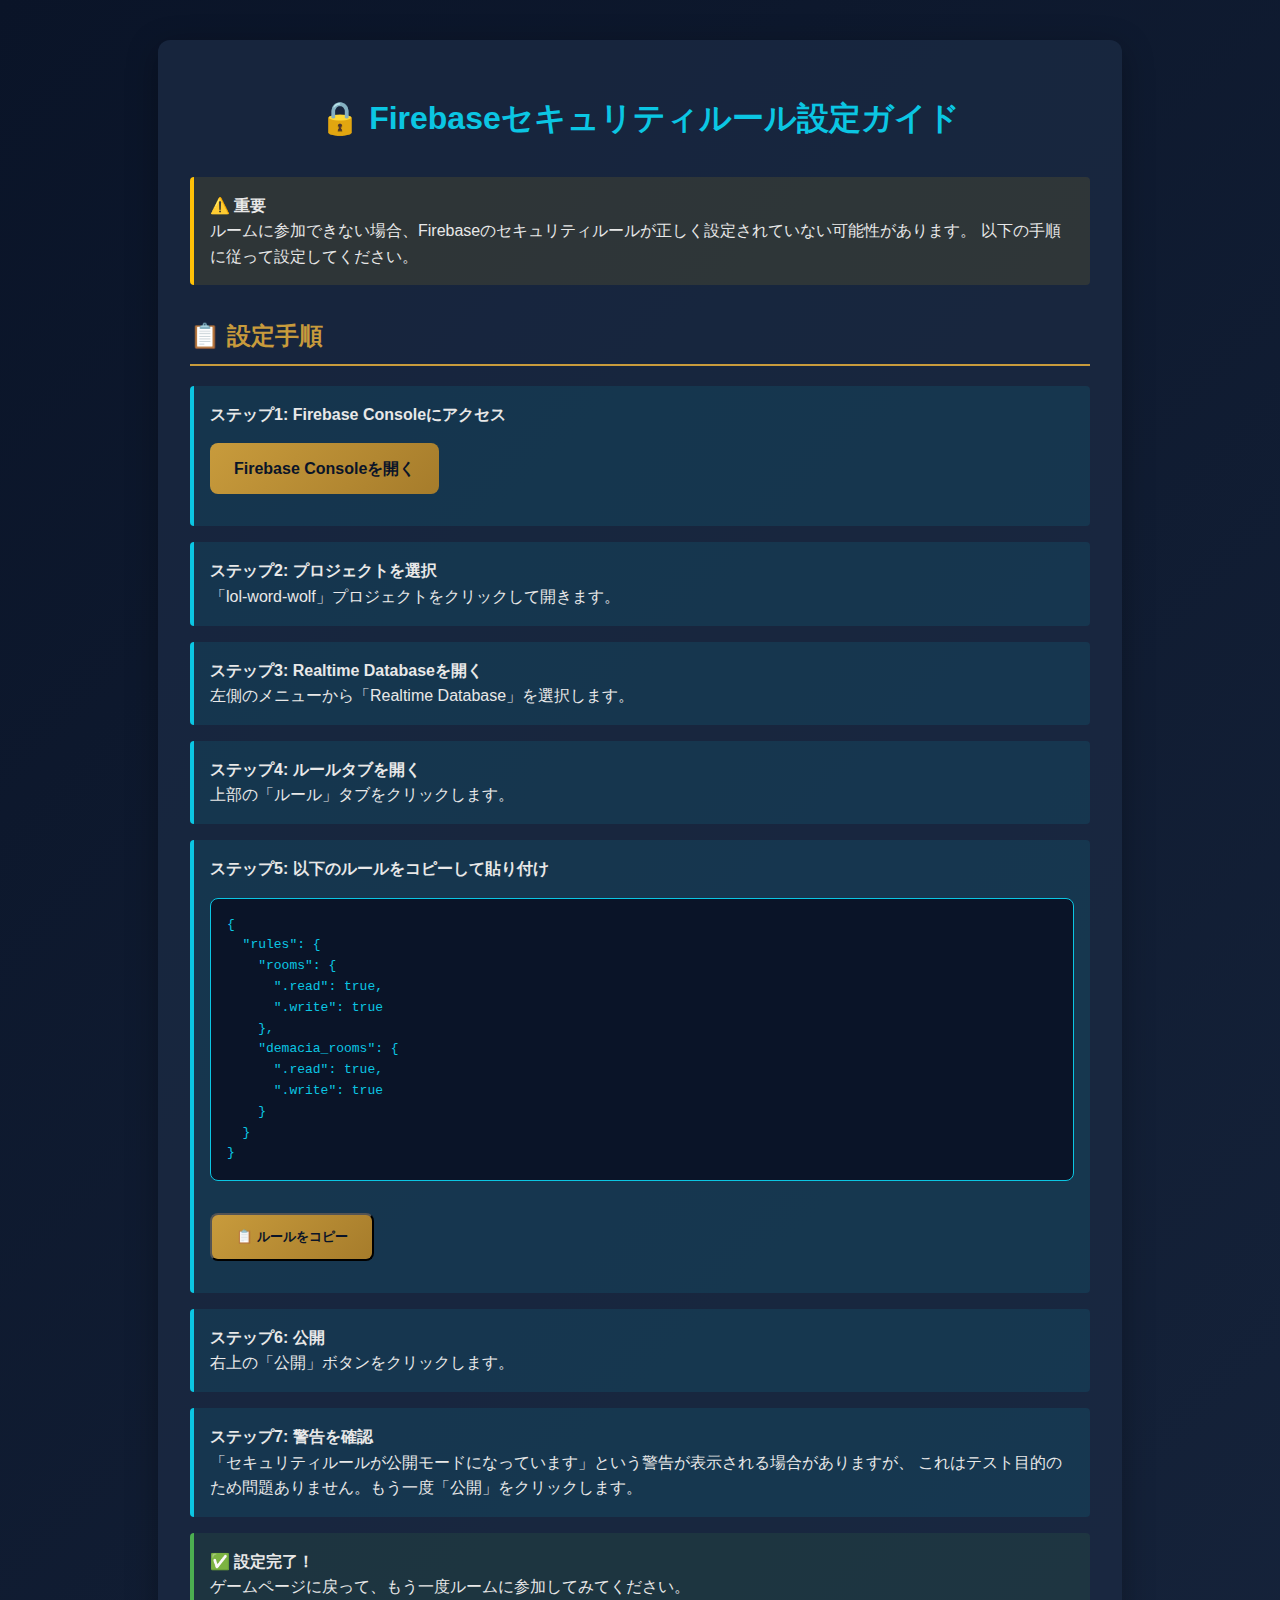
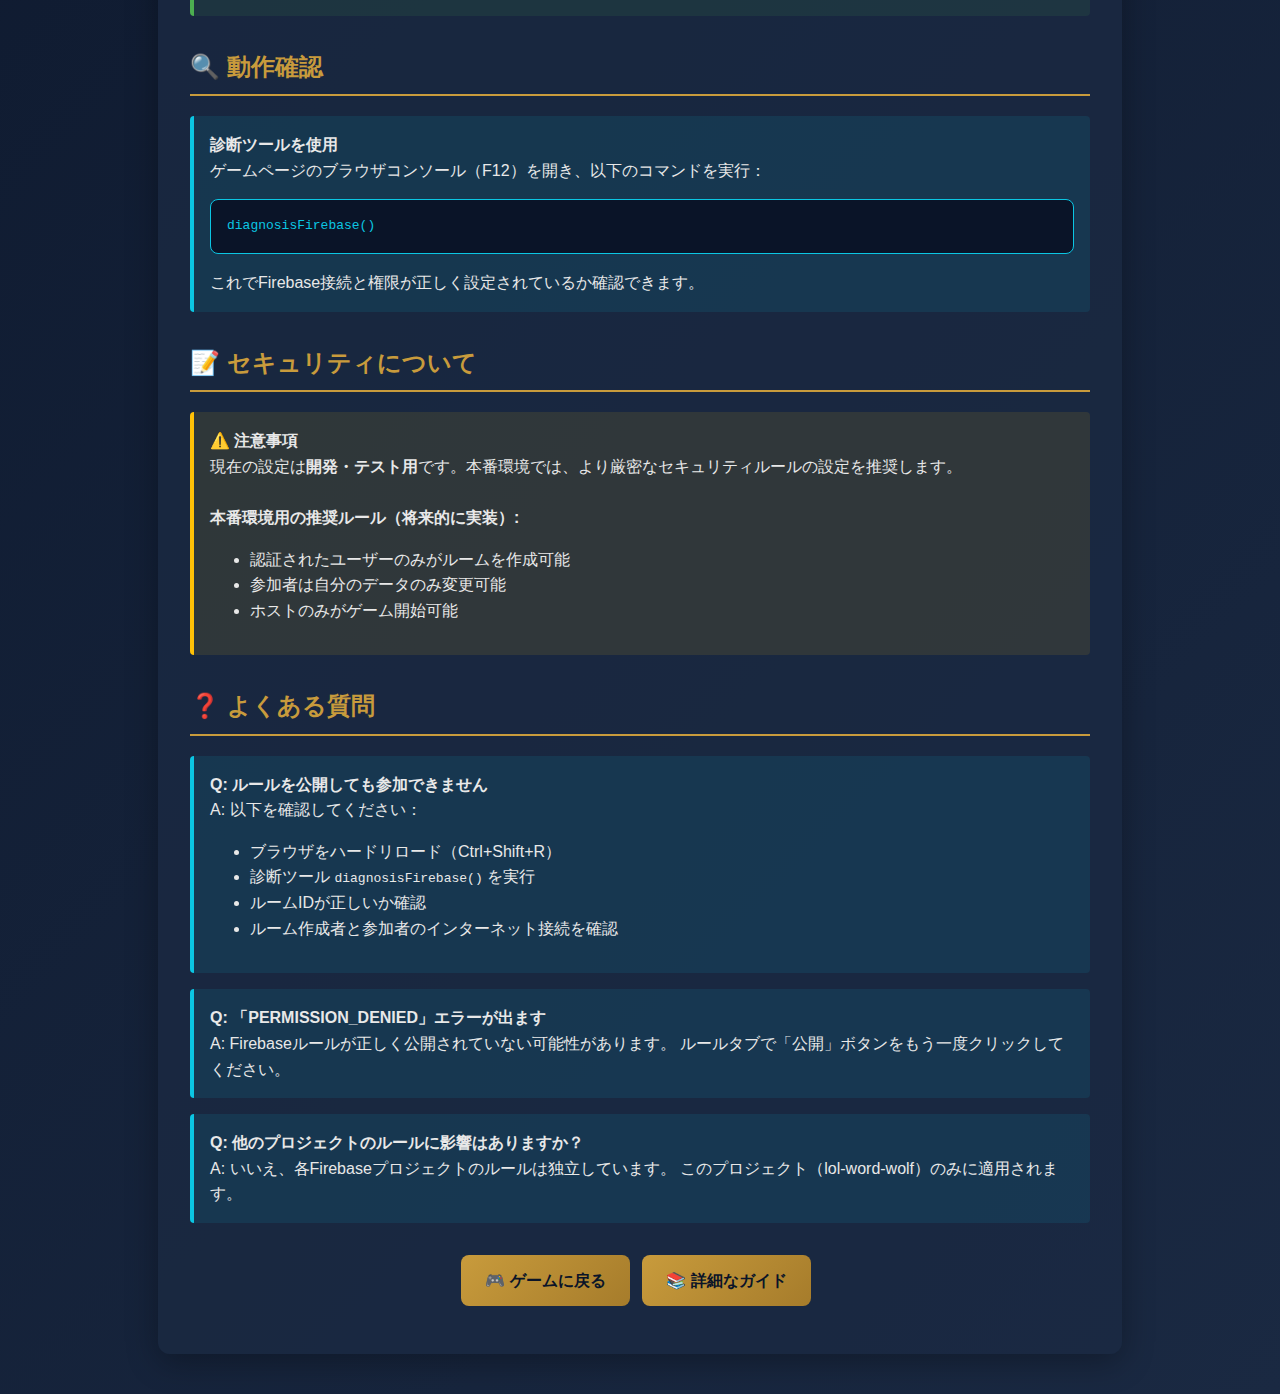
<file: firebase-rules-guide.html>
<!DOCTYPE html>
<html lang="ja">
<head>
    <meta charset="UTF-8">
    <meta name="viewport" content="width=device-width, initial-scale=1.0">
    <title>Firebaseセキュリティルール設定ガイド</title>
    <style>
        body {
            font-family: -apple-system, BlinkMacSystemFont, 'Segoe UI', sans-serif;
            background: linear-gradient(135deg, #0a1428 0%, #1a2942 100%);
            color: #e8e8e8;
            padding: 2rem;
            line-height: 1.6;
        }
        .container {
            max-width: 900px;
            margin: 0 auto;
            background: rgba(26, 41, 66, 0.8);
            border-radius: 12px;
            padding: 2rem;
            box-shadow: 0 8px 32px rgba(0, 0, 0, 0.3);
        }
        h1 {
            color: #0bc6e3;
            text-align: center;
            margin-bottom: 2rem;
        }
        h2 {
            color: #c89b3c;
            margin-top: 2rem;
            border-bottom: 2px solid #c89b3c;
            padding-bottom: 0.5rem;
        }
        .step {
            background: rgba(11, 198, 227, 0.1);
            border-left: 4px solid #0bc6e3;
            padding: 1rem;
            margin: 1rem 0;
            border-radius: 4px;
        }
        .code-block {
            background: #0a1428;
            border: 1px solid #0bc6e3;
            border-radius: 8px;
            padding: 1rem;
            margin: 1rem 0;
            overflow-x: auto;
        }
        pre {
            margin: 0;
            color: #0bc6e3;
        }
        .warning {
            background: rgba(255, 193, 7, 0.1);
            border-left: 4px solid #ffc107;
            padding: 1rem;
            margin: 1rem 0;
            border-radius: 4px;
        }
        .success {
            background: rgba(76, 175, 80, 0.1);
            border-left: 4px solid #4caf50;
            padding: 1rem;
            margin: 1rem 0;
            border-radius: 4px;
        }
        .btn {
            display: inline-block;
            background: linear-gradient(135deg, #c89b3c 0%, #a67c2b 100%);
            color: #0a1428;
            padding: 0.8rem 1.5rem;
            border-radius: 8px;
            text-decoration: none;
            font-weight: 600;
            margin: 1rem 0.5rem 1rem 0;
            transition: transform 0.3s;
        }
        .btn:hover {
            transform: translateY(-2px);
        }
        img {
            max-width: 100%;
            border-radius: 8px;
            margin: 1rem 0;
            border: 2px solid #0bc6e3;
        }
        .center {
            text-align: center;
        }
    </style>
</head>
<body>
    <div class="container">
        <h1>🔒 Firebaseセキュリティルール設定ガイド</h1>
        
        <div class="warning">
            <strong>⚠️ 重要</strong><br>
            ルームに参加できない場合、Firebaseのセキュリティルールが正しく設定されていない可能性があります。
            以下の手順に従って設定してください。
        </div>

        <h2>📋 設定手順</h2>

        <div class="step">
            <strong>ステップ1: Firebase Consoleにアクセス</strong><br>
            <a href="https://console.firebase.google.com/" target="_blank" class="btn">Firebase Consoleを開く</a>
        </div>

        <div class="step">
            <strong>ステップ2: プロジェクトを選択</strong><br>
            「lol-word-wolf」プロジェクトをクリックして開きます。
        </div>

        <div class="step">
            <strong>ステップ3: Realtime Databaseを開く</strong><br>
            左側のメニューから「Realtime Database」を選択します。
        </div>

        <div class="step">
            <strong>ステップ4: ルールタブを開く</strong><br>
            上部の「ルール」タブをクリックします。
        </div>

        <div class="step">
            <strong>ステップ5: 以下のルールをコピーして貼り付け</strong><br>
            <div class="code-block">
                <pre>{
  "rules": {
    "rooms": {
      ".read": true,
      ".write": true
    },
    "demacia_rooms": {
      ".read": true,
      ".write": true
    }
  }
}</pre>
            </div>
            <button class="btn" onclick="copyRules()">📋 ルールをコピー</button>
        </div>

        <div class="step">
            <strong>ステップ6: 公開</strong><br>
            右上の「公開」ボタンをクリックします。
        </div>

        <div class="step">
            <strong>ステップ7: 警告を確認</strong><br>
            「セキュリティルールが公開モードになっています」という警告が表示される場合がありますが、
            これはテスト目的のため問題ありません。もう一度「公開」をクリックします。
        </div>

        <div class="success">
            <strong>✅ 設定完了！</strong><br>
            ゲームページに戻って、もう一度ルームに参加してみてください。
        </div>

        <h2>🔍 動作確認</h2>

        <div class="step">
            <strong>診断ツールを使用</strong><br>
            ゲームページのブラウザコンソール（F12）を開き、以下のコマンドを実行：
            <div class="code-block">
                <pre>diagnosisFirebase()</pre>
            </div>
            これでFirebase接続と権限が正しく設定されているか確認できます。
        </div>

        <h2>📝 セキュリティについて</h2>

        <div class="warning">
            <strong>⚠️ 注意事項</strong><br>
            現在の設定は<strong>開発・テスト用</strong>です。本番環境では、より厳密なセキュリティルールの設定を推奨します。
            <br><br>
            <strong>本番環境用の推奨ルール（将来的に実装）:</strong>
            <ul>
                <li>認証されたユーザーのみがルームを作成可能</li>
                <li>参加者は自分のデータのみ変更可能</li>
                <li>ホストのみがゲーム開始可能</li>
            </ul>
        </div>

        <h2>❓ よくある質問</h2>

        <div class="step">
            <strong>Q: ルールを公開しても参加できません</strong><br>
            A: 以下を確認してください：
            <ul>
                <li>ブラウザをハードリロード（Ctrl+Shift+R）</li>
                <li>診断ツール <code>diagnosisFirebase()</code> を実行</li>
                <li>ルームIDが正しいか確認</li>
                <li>ルーム作成者と参加者のインターネット接続を確認</li>
            </ul>
        </div>

        <div class="step">
            <strong>Q: 「PERMISSION_DENIED」エラーが出ます</strong><br>
            A: Firebaseルールが正しく公開されていない可能性があります。
            ルールタブで「公開」ボタンをもう一度クリックしてください。
        </div>

        <div class="step">
            <strong>Q: 他のプロジェクトのルールに影響はありますか？</strong><br>
            A: いいえ、各Firebaseプロジェクトのルールは独立しています。
            このプロジェクト（lol-word-wolf）のみに適用されます。
        </div>

        <div class="center">
            <a href="index.html" class="btn">🎮 ゲームに戻る</a>
            <a href="ROOM_JOIN_FIX.md" class="btn">📚 詳細なガイド</a>
        </div>
    </div>

    <script>
        function copyRules() {
            const rules = `{
  "rules": {
    "rooms": {
      ".read": true,
      ".write": true
    },
    "demacia_rooms": {
      ".read": true,
      ".write": true
    }
  }
}`;
            navigator.clipboard.writeText(rules).then(() => {
                alert('✅ ルールをコピーしました！\nFirebase Consoleのルールエディタに貼り付けてください。');
            }).catch(() => {
                alert('コピーに失敗しました。手動でコピーしてください。');
            });
        }
    </script>
</body>
</html>
</file>
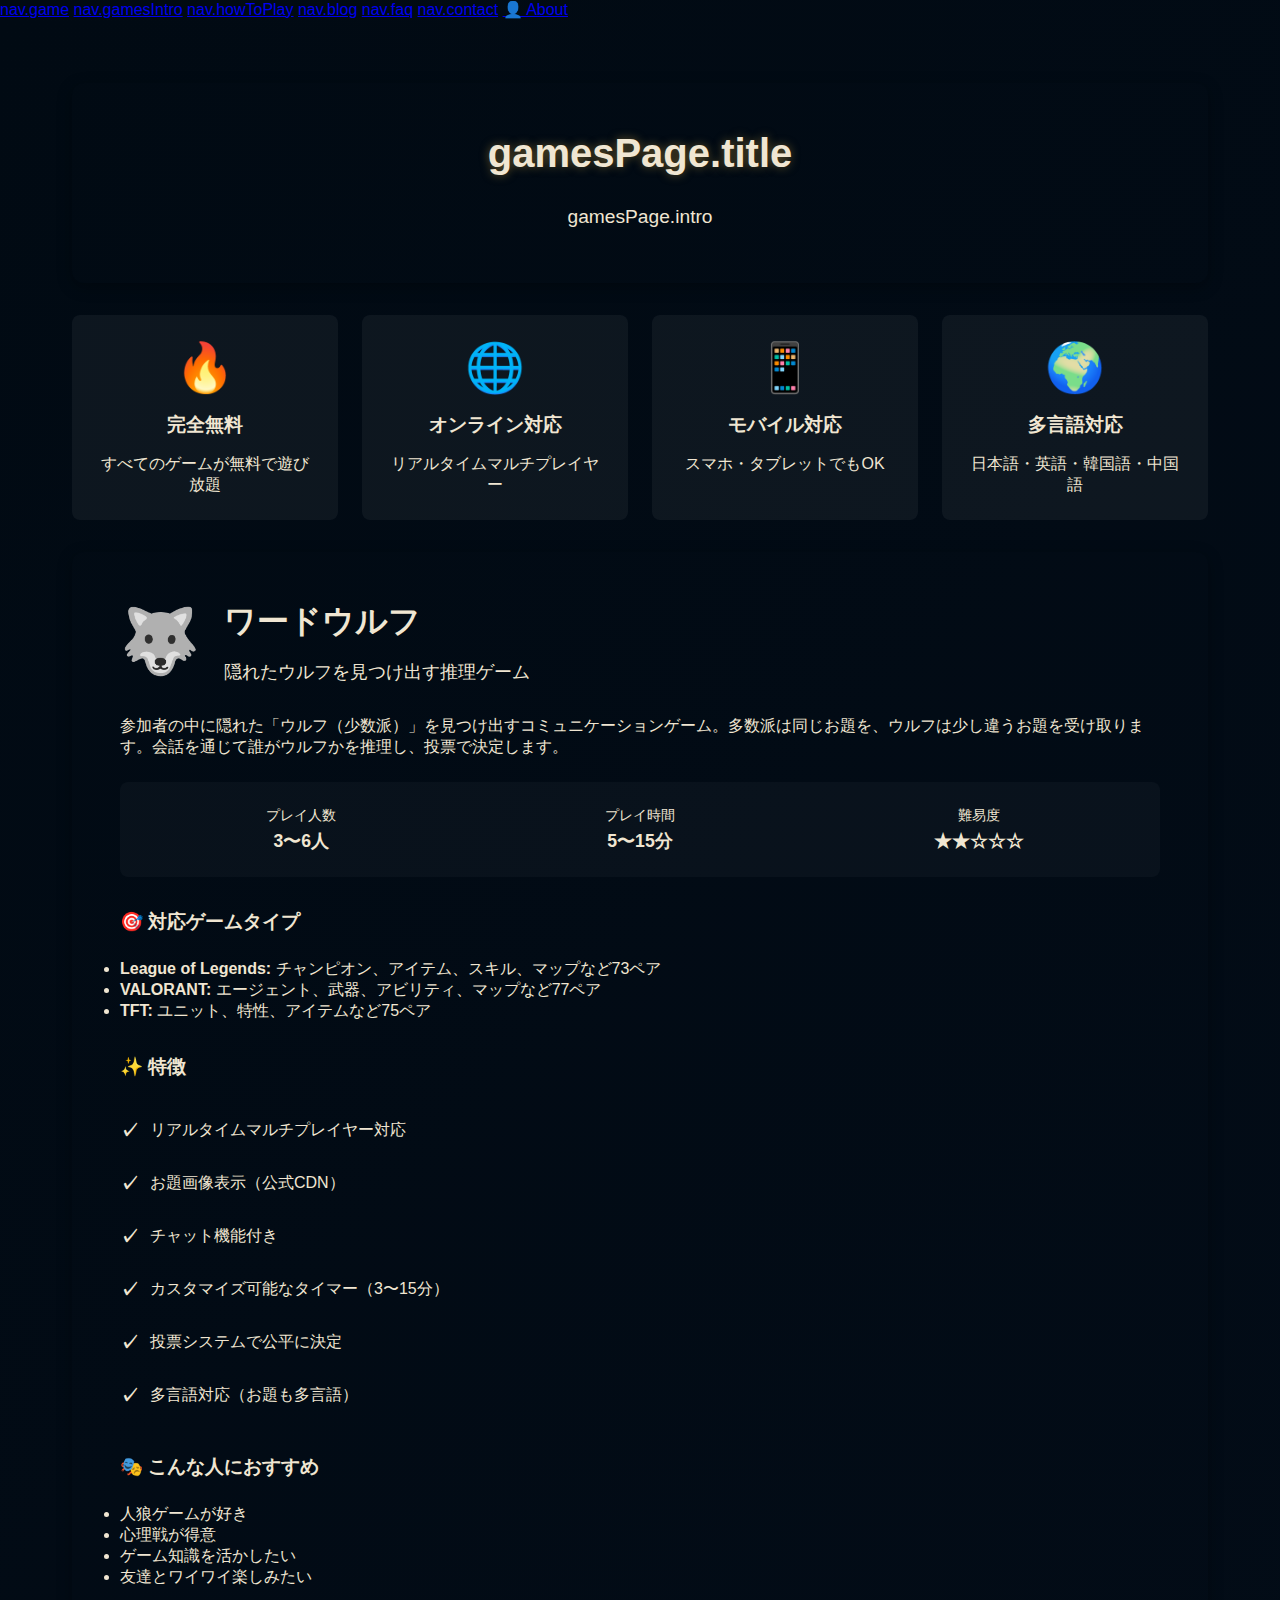
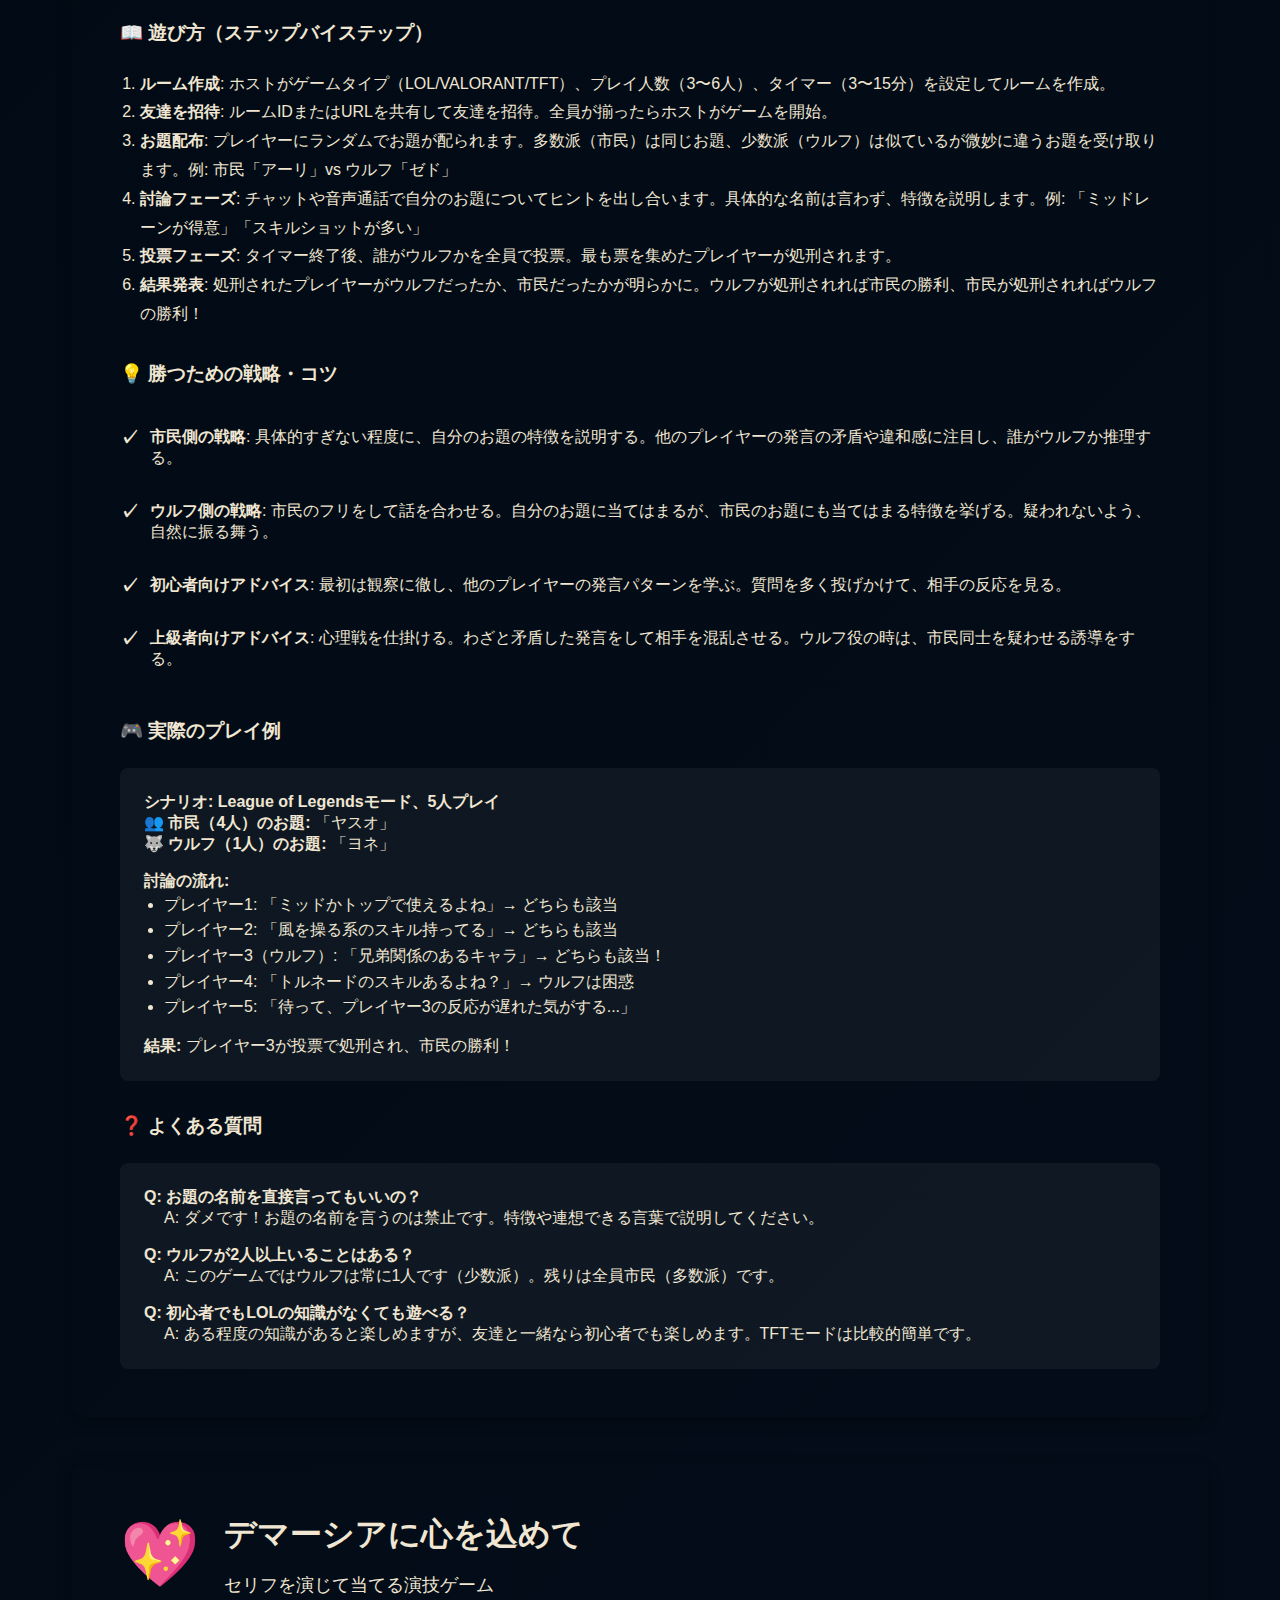
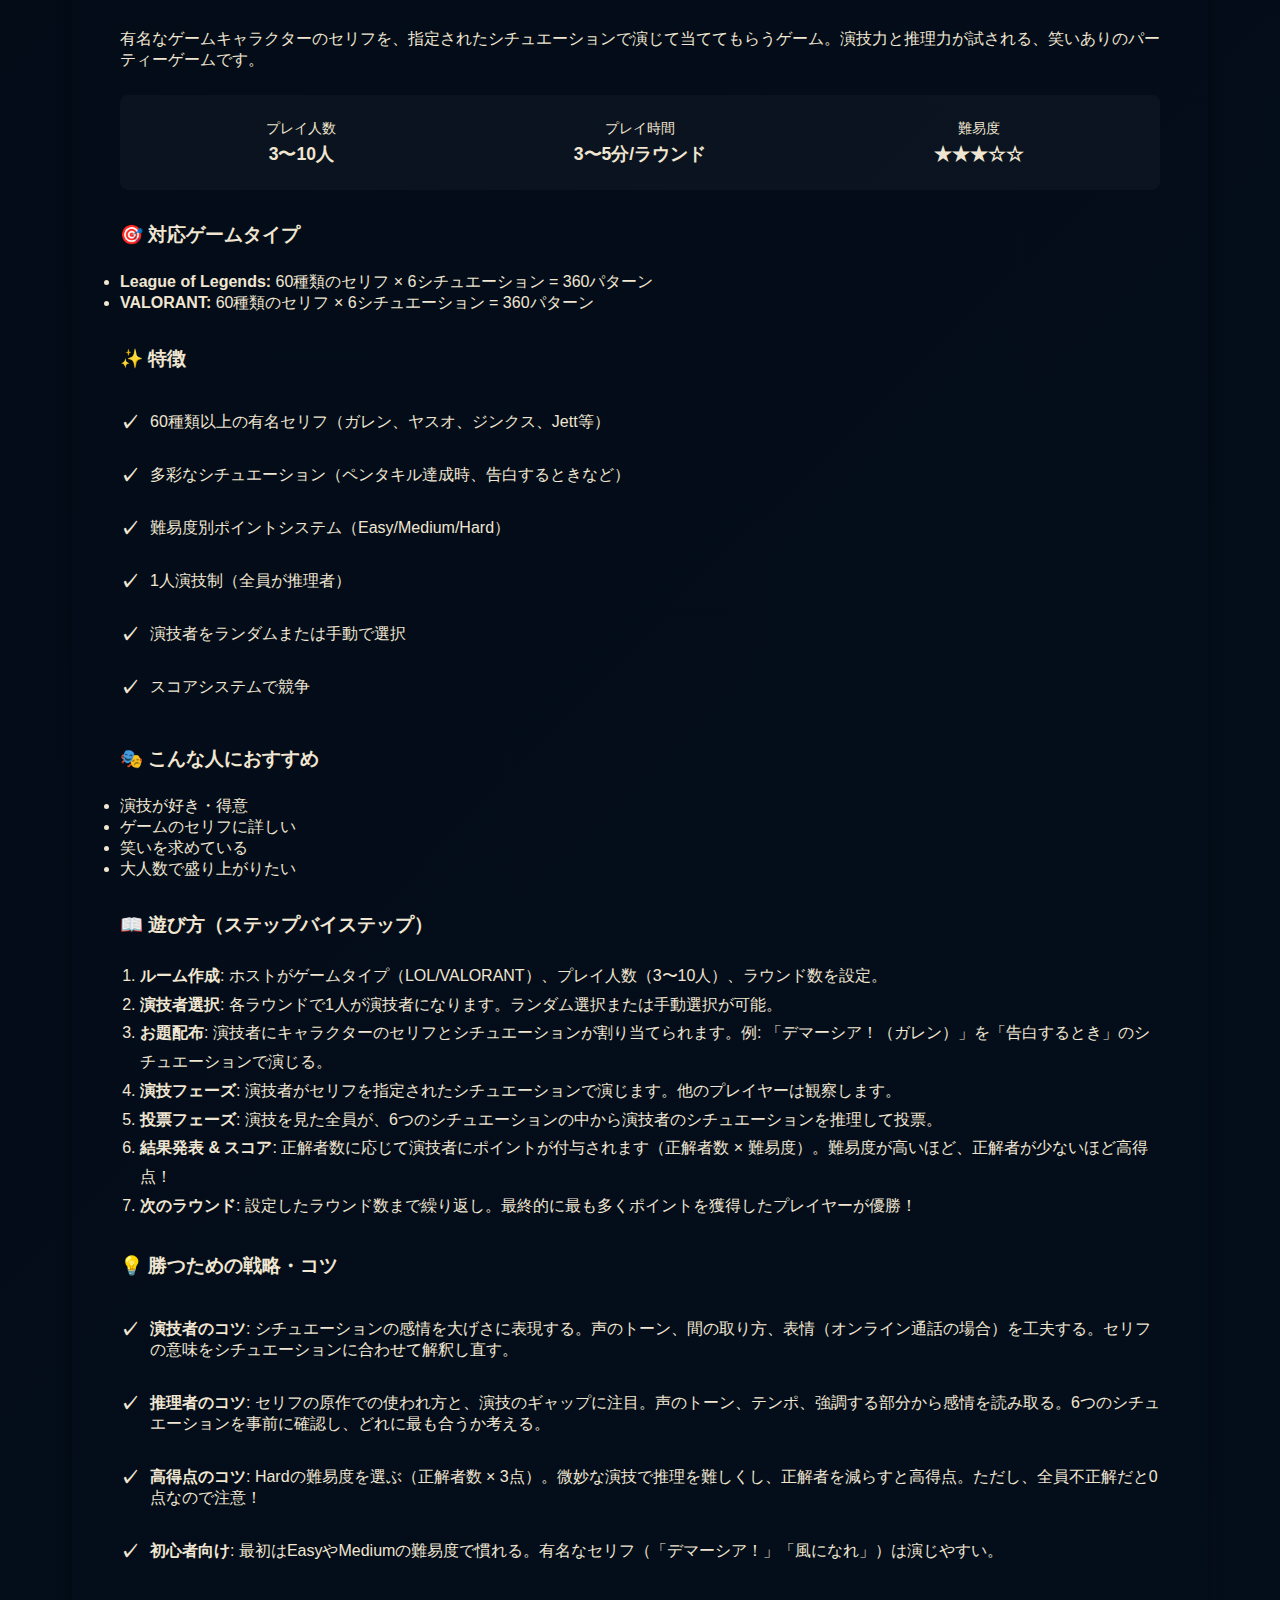
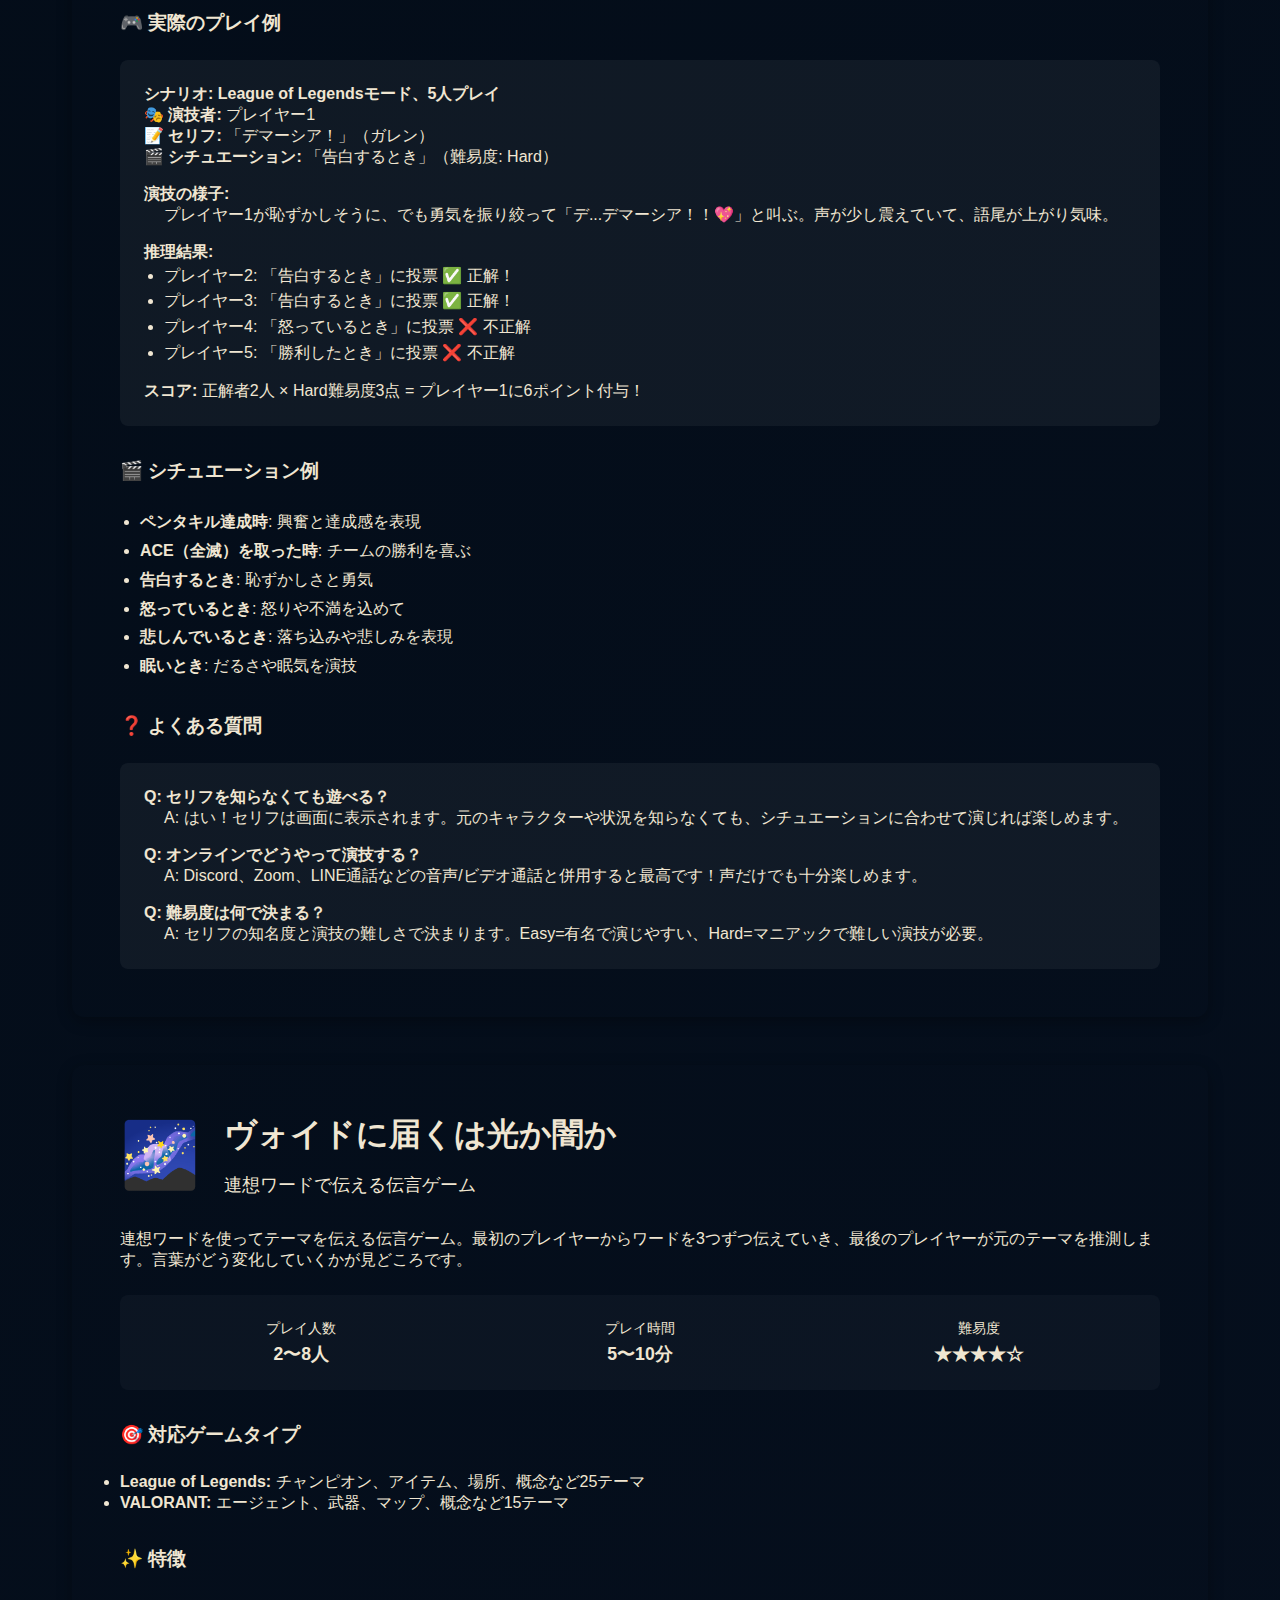
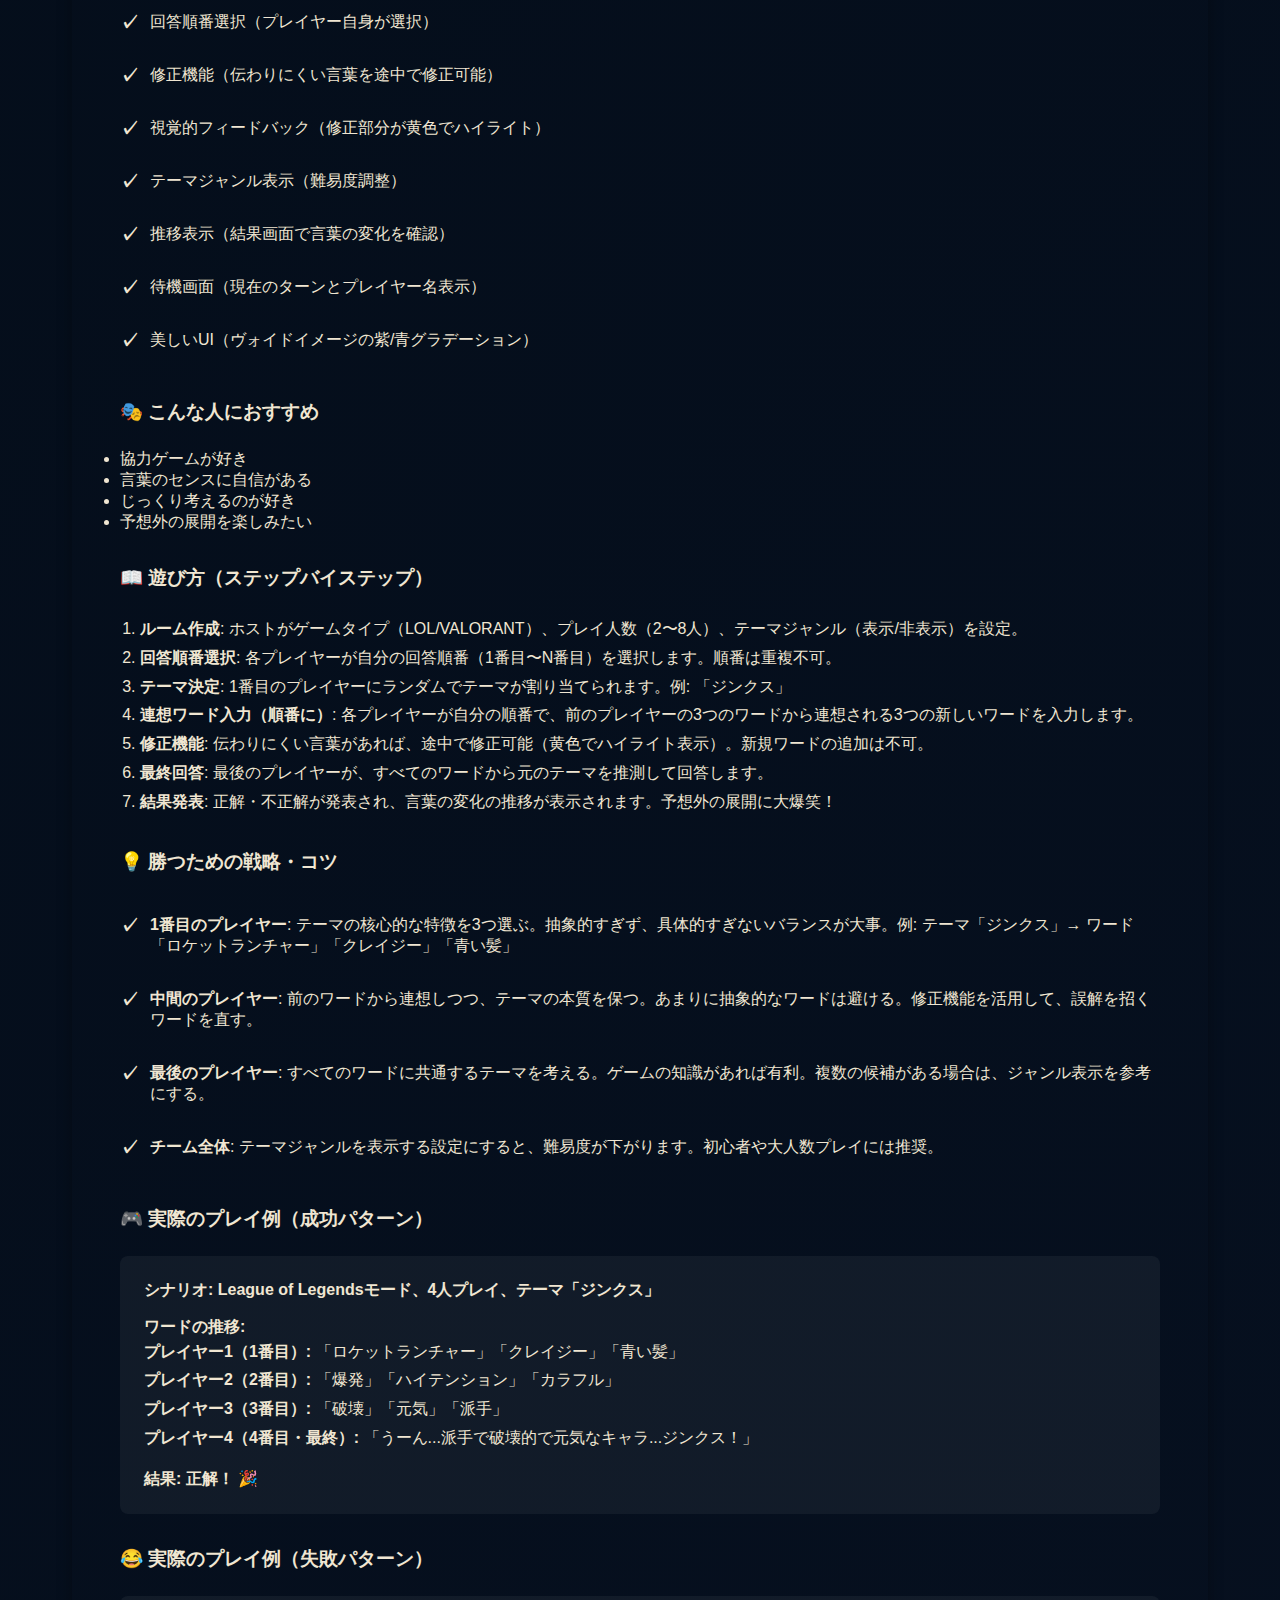
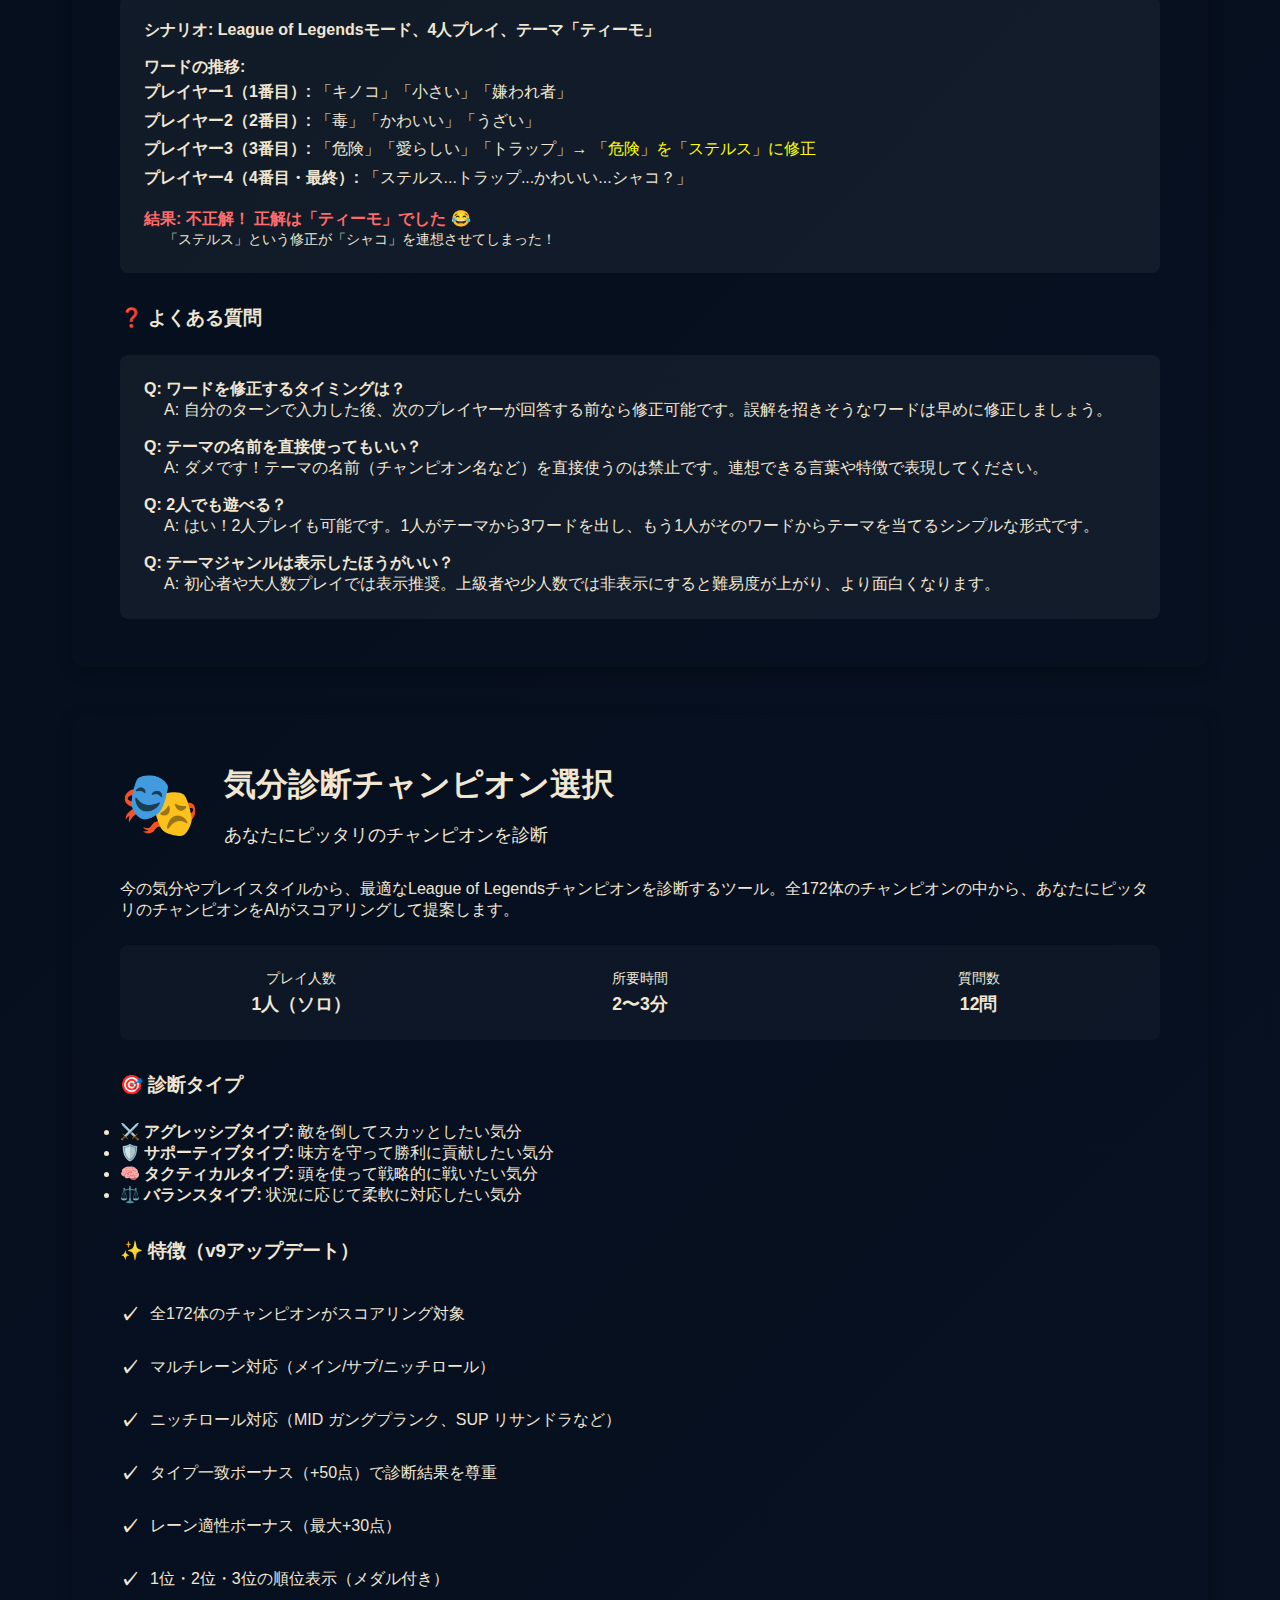
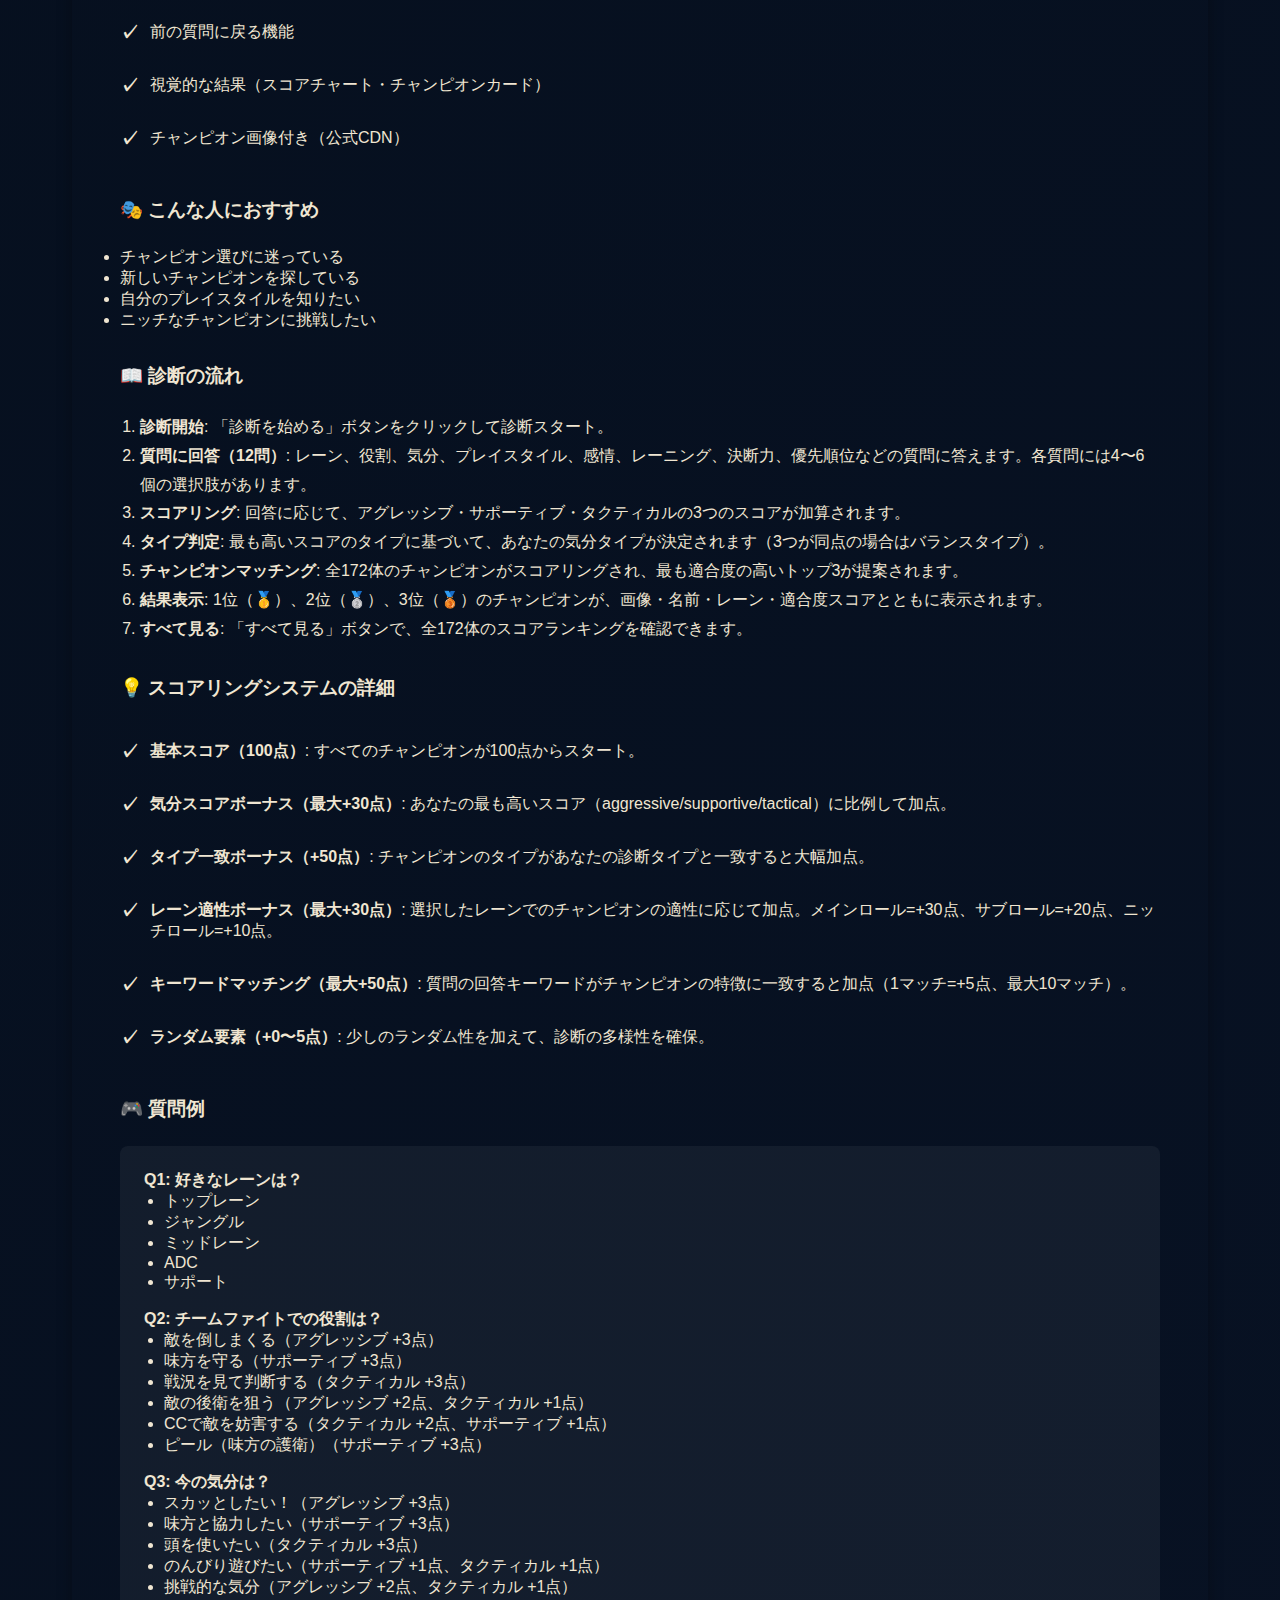
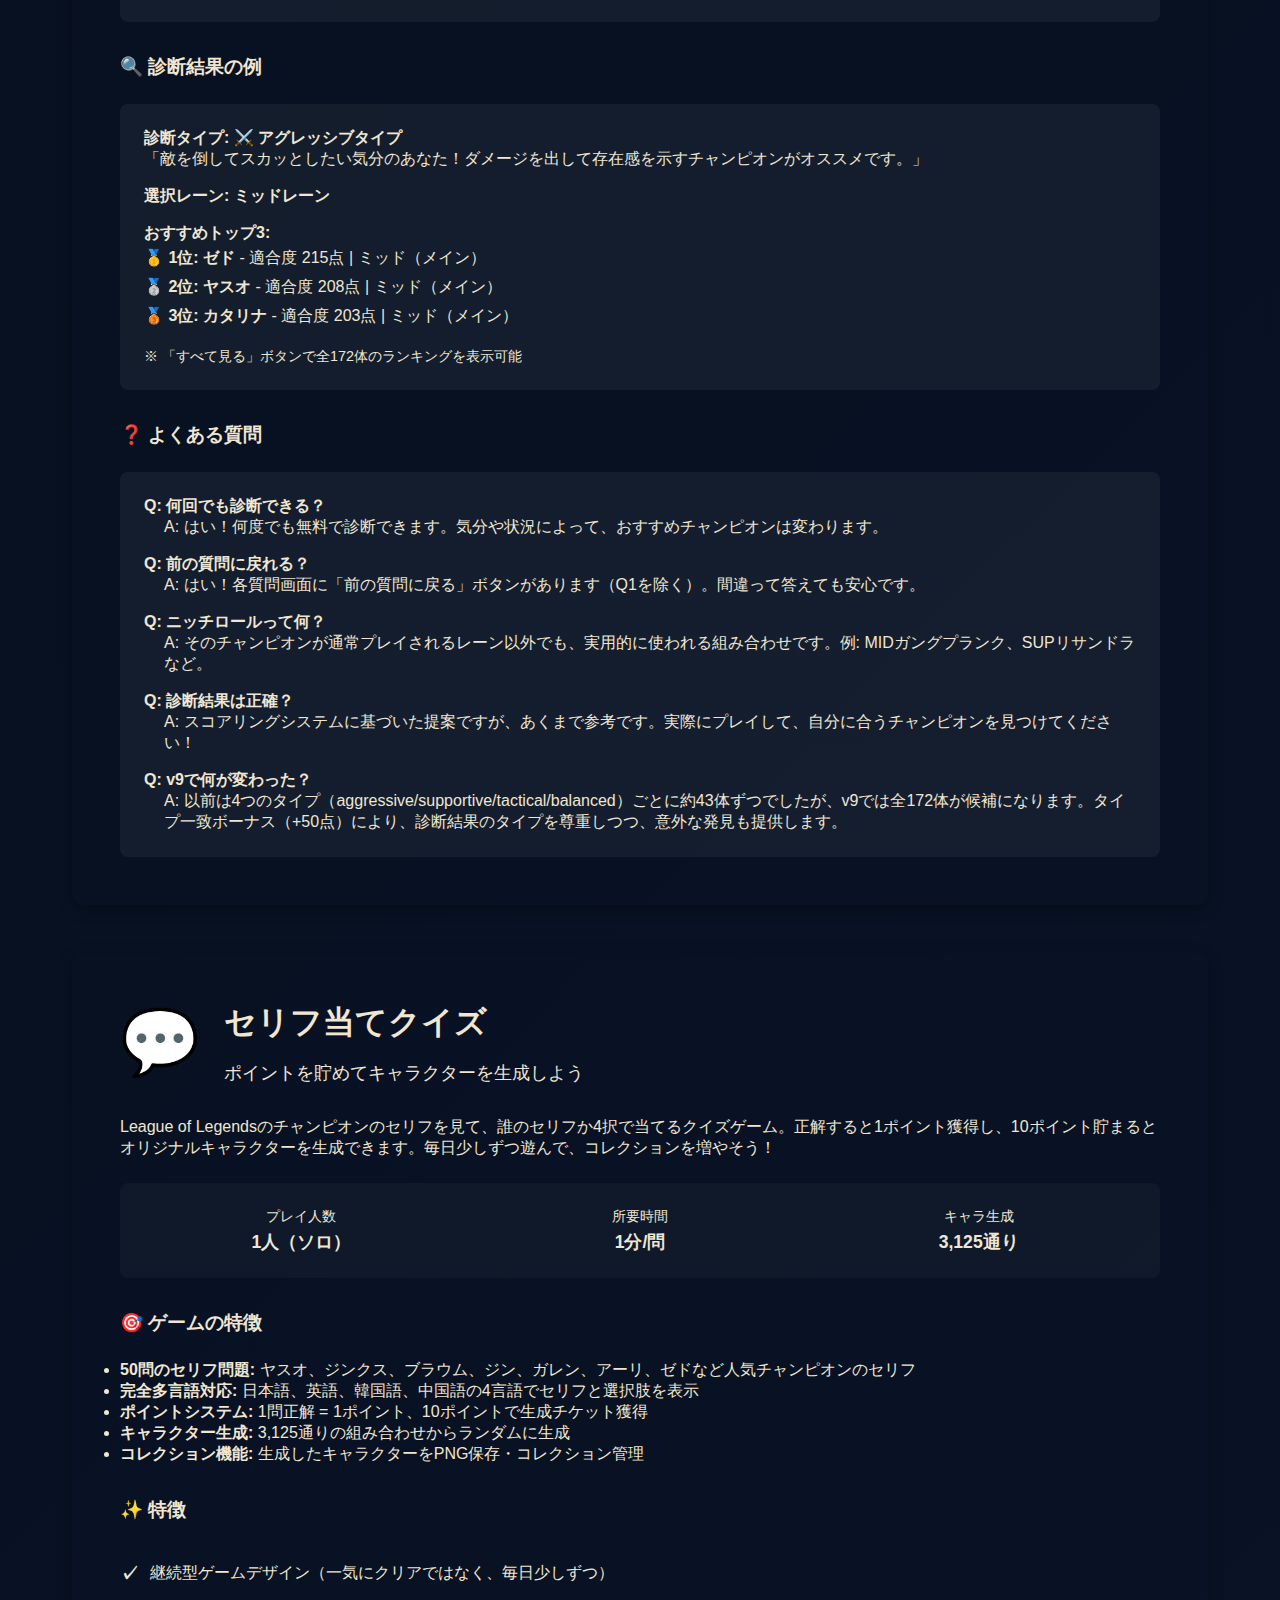
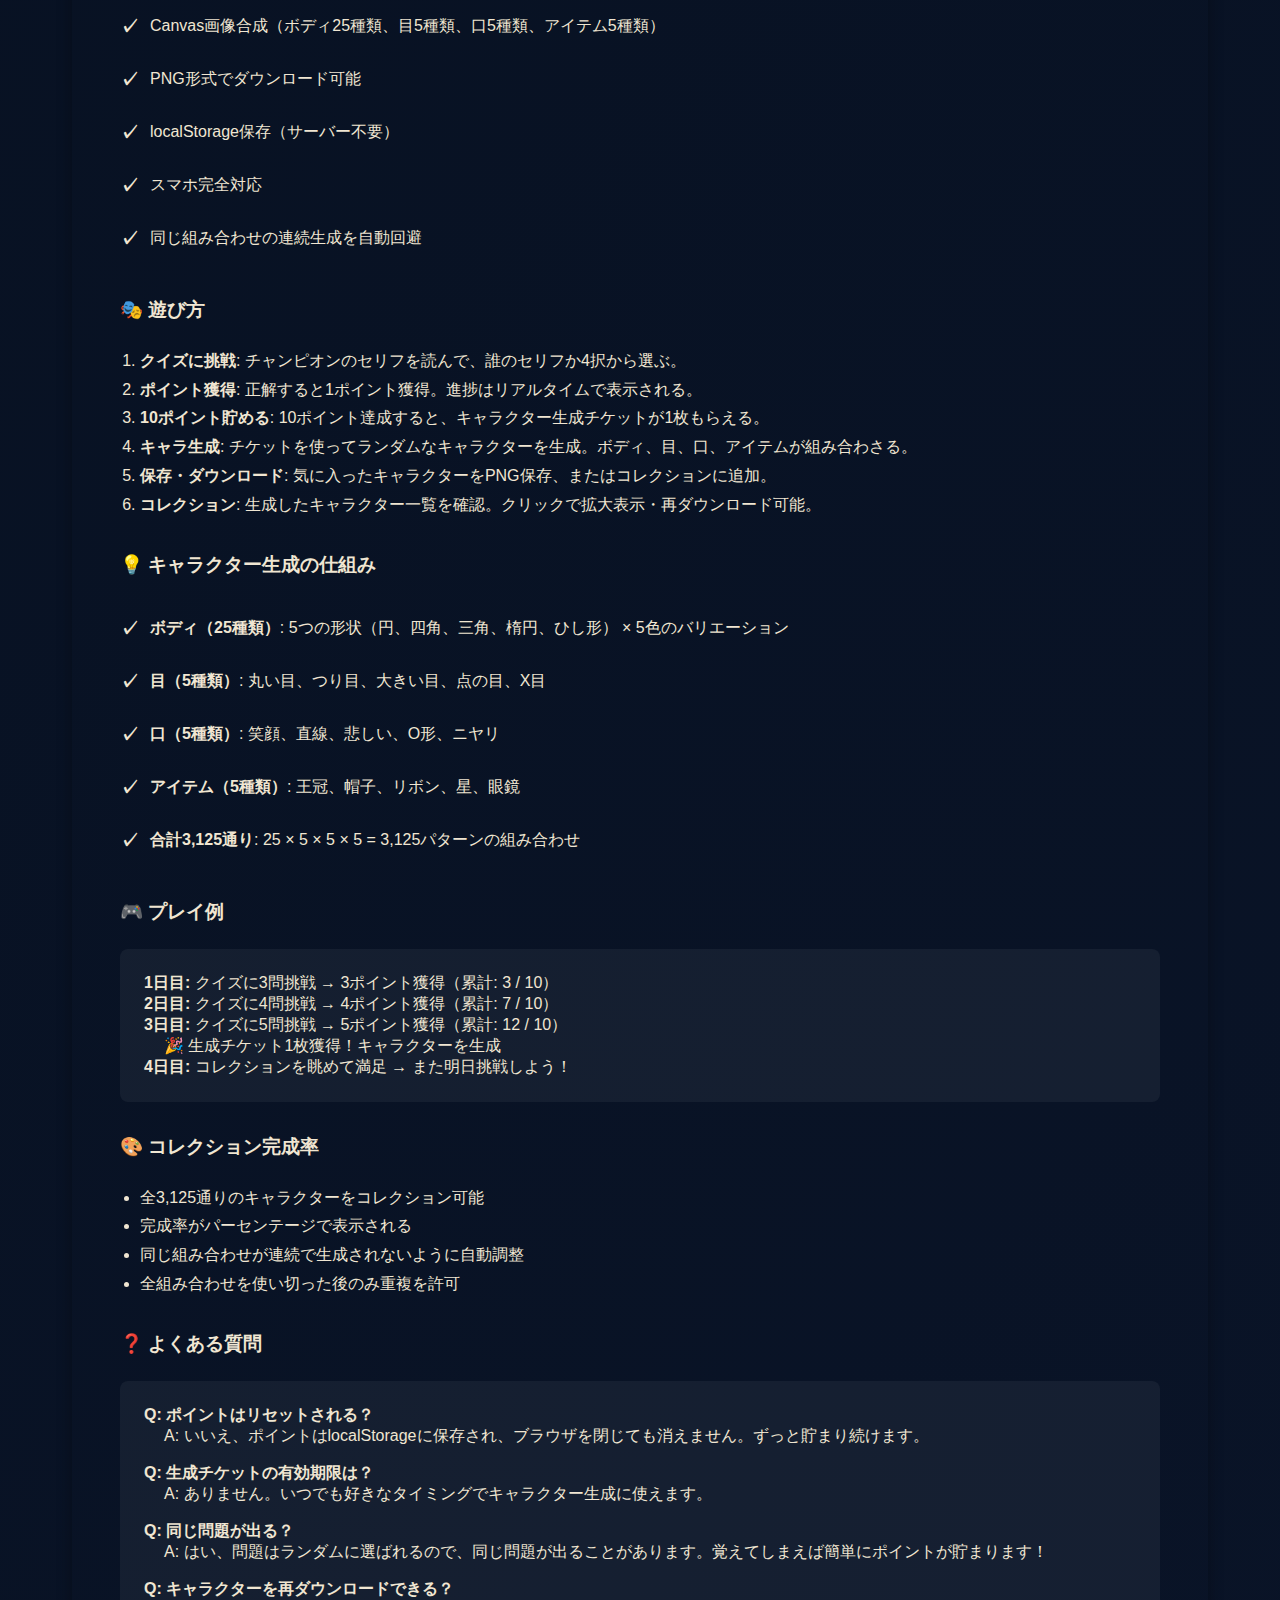
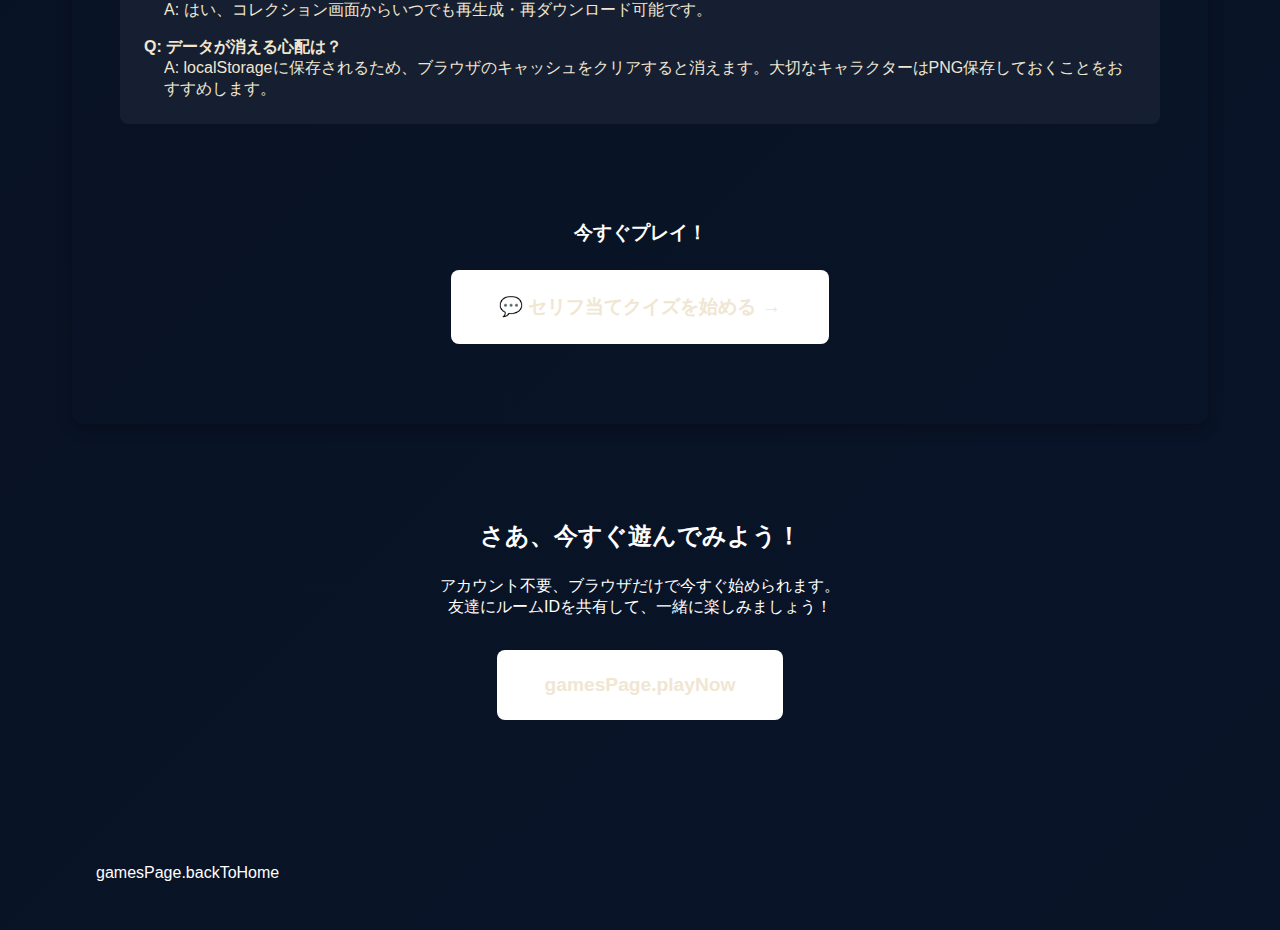
<file: games.html>
<!DOCTYPE html>
<html lang="ja">
<head>
    <meta charset="UTF-8">
    <meta name="viewport" content="width=device-width, initial-scale=1.0">
    <meta name="description" content="League of LegendsとVALORANTをテーマにした4つのオンラインパーティーゲームを紹介。ワードウルフ、デマーシア、ヴォイド、気分診断で友達と楽しもう！">
    <title>ゲーム紹介 - Esports ワードウルフ</title>
    <link rel="stylesheet" href="css/style.css">
    <style>
        .games-container {
            max-width: 1200px;
            margin: 0 auto;
            padding: var(--spacing-lg);
        }
        .intro-section {
            background: var(--card-bg);
            border-radius: 12px;
            padding: var(--spacing-xl);
            margin-bottom: var(--spacing-lg);
            box-shadow: 0 4px 15px rgba(0, 0, 0, 0.3);
            text-align: center;
        }
        .intro-section h1 {
            color: var(--primary-color);
            font-size: 2.5rem;
            margin-bottom: var(--spacing-md);
        }
        .intro-section p {
            font-size: 1.2rem;
            line-height: 1.8;
            color: var(--text-light);
            max-width: 800px;
            margin: 0 auto;
        }
        .features-grid {
            display: grid;
            grid-template-columns: repeat(auto-fit, minmax(250px, 1fr));
            gap: var(--spacing-md);
            margin: var(--spacing-lg) 0;
        }
        .feature-card {
            background: rgba(255, 255, 255, 0.05);
            padding: var(--spacing-md);
            border-radius: 8px;
            text-align: center;
        }
        .feature-card .icon {
            font-size: 3rem;
            margin-bottom: var(--spacing-sm);
        }
        .feature-card h3 {
            color: var(--primary-color);
            margin-bottom: var(--spacing-sm);
        }
        .game-card {
            background: var(--card-bg);
            border-radius: 12px;
            padding: var(--spacing-xl);
            margin-bottom: var(--spacing-xl);
            box-shadow: 0 4px 15px rgba(0, 0, 0, 0.3);
            transition: transform 0.3s;
        }
        .game-card:hover {
            transform: translateY(-5px);
        }
        .game-header {
            display: flex;
            align-items: center;
            margin-bottom: var(--spacing-lg);
        }
        .game-icon {
            font-size: 4rem;
            margin-right: var(--spacing-md);
        }
        .game-title {
            flex: 1;
        }
        .game-title h2 {
            color: var(--primary-color);
            margin: 0 0 var(--spacing-sm) 0;
            font-size: 2rem;
        }
        .game-subtitle {
            color: var(--text-light);
            font-size: 1.1rem;
        }
        .game-content h3 {
            color: var(--accent-color);
            margin-top: var(--spacing-lg);
            margin-bottom: var(--spacing-md);
        }
        .game-specs {
            display: grid;
            grid-template-columns: repeat(auto-fit, minmax(200px, 1fr));
            gap: var(--spacing-md);
            margin: var(--spacing-md) 0;
            padding: var(--spacing-md);
            background: rgba(255, 255, 255, 0.03);
            border-radius: 8px;
        }
        .spec-item {
            text-align: center;
        }
        .spec-label {
            color: var(--text-light);
            font-size: 0.9rem;
            margin-bottom: 4px;
        }
        .spec-value {
            color: var(--primary-color);
            font-weight: bold;
            font-size: 1.1rem;
        }
        .game-features {
            list-style: none;
            padding: 0;
        }
        .game-features li {
            padding: var(--spacing-sm) 0;
            padding-left: 30px;
            position: relative;
        }
        .game-features li::before {
            content: '✓';
            position: absolute;
            left: 0;
            color: var(--primary-color);
            font-weight: bold;
            font-size: 1.2rem;
        }
        .cta-section {
            background: linear-gradient(135deg, var(--primary-color), var(--accent-color));
            border-radius: 12px;
            padding: var(--spacing-xl);
            text-align: center;
            margin: var(--spacing-xl) 0;
        }
        .cta-section h2 {
            color: white;
            margin-bottom: var(--spacing-md);
        }
        .cta-button {
            display: inline-block;
            padding: var(--spacing-md) var(--spacing-xl);
            background: white;
            color: var(--primary-color);
            text-decoration: none;
            border-radius: 8px;
            font-weight: bold;
            font-size: 1.2rem;
            transition: transform 0.3s, box-shadow 0.3s;
        }
        .cta-button:hover {
            transform: scale(1.05);
            box-shadow: 0 8px 20px rgba(0, 0, 0, 0.3);
        }
        .back-link {
            display: inline-block;
            margin-top: var(--spacing-lg);
            padding: var(--spacing-sm) var(--spacing-md);
            background: var(--primary-color);
            color: white;
            text-decoration: none;
            border-radius: 8px;
        }
    </style>
</head>
<body>
    <!-- ナビゲーションメニュー -->
    <nav class="main-nav" style="margin-bottom: var(--spacing-lg);">
        <div class="nav-content">
            <a href="index.html" class="nav-link" data-i18n="nav.game">🎮 ゲーム</a>
            <a href="games.html" class="nav-link" data-i18n="nav.gamesIntro">📖 ゲーム紹介</a>
            <a href="how-to-play.html" class="nav-link" data-i18n="nav.howToPlay">❓ 遊び方</a>
            <a href="blog.html" class="nav-link" data-i18n="nav.blog">✍️ ブログ</a>
            <a href="faq.html" class="nav-link" data-i18n="nav.faq">💬 FAQ</a>
            <a href="contact.html" class="nav-link" data-i18n="nav.contact">📧 お問い合わせ</a>
            <a href="about.html" class="nav-link">👤 About</a>
        </div>
    </nav>

    <div class="games-container">
        <div class="intro-section">
            <h1 data-i18n="gamesPage.title">🎮 Esports パーティーゲームコレクション</h1>
            <p data-i18n="gamesPage.intro">
                League of LegendsとVALORANTをテーマにした、オンラインで友達と楽しめる4つのパーティーゲーム！<br>
                リアルタイムマルチプレイヤー対応で、どこにいても一緒に遊べます。<br>
                アカウント不要、ブラウザだけですぐに始められます。
            </p>
        </div>

        <div class="features-grid">
            <div class="feature-card">
                <div class="icon">🔥</div>
                <h3>完全無料</h3>
                <p>すべてのゲームが無料で遊び放題</p>
            </div>
            <div class="feature-card">
                <div class="icon">🌐</div>
                <h3>オンライン対応</h3>
                <p>リアルタイムマルチプレイヤー</p>
            </div>
            <div class="feature-card">
                <div class="icon">📱</div>
                <h3>モバイル対応</h3>
                <p>スマホ・タブレットでもOK</p>
            </div>
            <div class="feature-card">
                <div class="icon">🌍</div>
                <h3>多言語対応</h3>
                <p>日本語・英語・韓国語・中国語</p>
            </div>
        </div>

        <!-- ワードウルフ -->
        <div class="game-card">
            <div class="game-header">
                <div class="game-icon">🐺</div>
                <div class="game-title">
                    <h2>ワードウルフ</h2>
                    <div class="game-subtitle">隠れたウルフを見つけ出す推理ゲーム</div>
                </div>
            </div>

            <div class="game-content">
                <p>
                    参加者の中に隠れた「ウルフ（少数派）」を見つけ出すコミュニケーションゲーム。多数派は同じお題を、ウルフは少し違うお題を受け取ります。会話を通じて誰がウルフかを推理し、投票で決定します。
                </p>

                <div class="game-specs">
                    <div class="spec-item">
                        <div class="spec-label">プレイ人数</div>
                        <div class="spec-value">3〜6人</div>
                    </div>
                    <div class="spec-item">
                        <div class="spec-label">プレイ時間</div>
                        <div class="spec-value">5〜15分</div>
                    </div>
                    <div class="spec-item">
                        <div class="spec-label">難易度</div>
                        <div class="spec-value">★★☆☆☆</div>
                    </div>
                </div>

                <h3>🎯 対応ゲームタイプ</h3>
                <ul>
                    <li><strong>League of Legends:</strong> チャンピオン、アイテム、スキル、マップなど73ペア</li>
                    <li><strong>VALORANT:</strong> エージェント、武器、アビリティ、マップなど77ペア</li>
                    <li><strong>TFT:</strong> ユニット、特性、アイテムなど75ペア</li>
                </ul>

                <h3>✨ 特徴</h3>
                <ul class="game-features">
                    <li>リアルタイムマルチプレイヤー対応</li>
                    <li>お題画像表示（公式CDN）</li>
                    <li>チャット機能付き</li>
                    <li>カスタマイズ可能なタイマー（3〜15分）</li>
                    <li>投票システムで公平に決定</li>
                    <li>多言語対応（お題も多言語）</li>
                </ul>

                <h3>🎭 こんな人におすすめ</h3>
                <ul>
                    <li>人狼ゲームが好き</li>
                    <li>心理戦が得意</li>
                    <li>ゲーム知識を活かしたい</li>
                    <li>友達とワイワイ楽しみたい</li>
                </ul>

                <h3>📖 遊び方（ステップバイステップ）</h3>
                <ol style="padding-left: 20px; line-height: 1.8;">
                    <li><strong>ルーム作成</strong>: ホストがゲームタイプ（LOL/VALORANT/TFT）、プレイ人数（3〜6人）、タイマー（3〜15分）を設定してルームを作成。</li>
                    <li><strong>友達を招待</strong>: ルームIDまたはURLを共有して友達を招待。全員が揃ったらホストがゲームを開始。</li>
                    <li><strong>お題配布</strong>: プレイヤーにランダムでお題が配られます。多数派（市民）は同じお題、少数派（ウルフ）は似ているが微妙に違うお題を受け取ります。例: 市民「アーリ」vs ウルフ「ゼド」</li>
                    <li><strong>討論フェーズ</strong>: チャットや音声通話で自分のお題についてヒントを出し合います。具体的な名前は言わず、特徴を説明します。例: 「ミッドレーンが得意」「スキルショットが多い」</li>
                    <li><strong>投票フェーズ</strong>: タイマー終了後、誰がウルフかを全員で投票。最も票を集めたプレイヤーが処刑されます。</li>
                    <li><strong>結果発表</strong>: 処刑されたプレイヤーがウルフだったか、市民だったかが明らかに。ウルフが処刑されれば市民の勝利、市民が処刑されればウルフの勝利！</li>
                </ol>

                <h3>💡 勝つための戦略・コツ</h3>
                <ul class="game-features">
                    <li><strong>市民側の戦略</strong>: 具体的すぎない程度に、自分のお題の特徴を説明する。他のプレイヤーの発言の矛盾や違和感に注目し、誰がウルフか推理する。</li>
                    <li><strong>ウルフ側の戦略</strong>: 市民のフリをして話を合わせる。自分のお題に当てはまるが、市民のお題にも当てはまる特徴を挙げる。疑われないよう、自然に振る舞う。</li>
                    <li><strong>初心者向けアドバイス</strong>: 最初は観察に徹し、他のプレイヤーの発言パターンを学ぶ。質問を多く投げかけて、相手の反応を見る。</li>
                    <li><strong>上級者向けアドバイス</strong>: 心理戦を仕掛ける。わざと矛盾した発言をして相手を混乱させる。ウルフ役の時は、市民同士を疑わせる誘導をする。</li>
                </ul>

                <h3>🎮 実際のプレイ例</h3>
                <div style="background: rgba(255, 255, 255, 0.05); padding: var(--spacing-md); border-radius: 8px; margin-top: var(--spacing-md);">
                    <p><strong>シナリオ: League of Legendsモード、5人プレイ</strong></p>
                    <ul style="list-style: none; padding: 0;">
                        <li>👥 <strong>市民（4人）のお題:</strong> 「ヤスオ」</li>
                        <li>🐺 <strong>ウルフ（1人）のお題:</strong> 「ヨネ」</li>
                    </ul>
                    <p style="margin-top: var(--spacing-sm);"><strong>討論の流れ:</strong></p>
                    <ul style="list-style: disc; padding-left: 20px; line-height: 1.6;">
                        <li>プレイヤー1: 「ミッドかトップで使えるよね」→ どちらも該当</li>
                        <li>プレイヤー2: 「風を操る系のスキル持ってる」→ どちらも該当</li>
                        <li>プレイヤー3（ウルフ）: 「兄弟関係のあるキャラ」→ どちらも該当！</li>
                        <li>プレイヤー4: 「トルネードのスキルあるよね？」→ ウルフは困惑</li>
                        <li>プレイヤー5: 「待って、プレイヤー3の反応が遅れた気がする...」</li>
                    </ul>
                    <p style="margin-top: var(--spacing-sm);"><strong>結果:</strong> プレイヤー3が投票で処刑され、市民の勝利！</p>
                </div>

                <h3>❓ よくある質問</h3>
                <div style="background: rgba(255, 255, 255, 0.05); padding: var(--spacing-md); border-radius: 8px; margin-top: var(--spacing-md);">
                    <p><strong>Q: お題の名前を直接言ってもいいの？</strong></p>
                    <p style="margin-left: 20px; color: var(--text-light);">A: ダメです！お題の名前を言うのは禁止です。特徴や連想できる言葉で説明してください。</p>
                    
                    <p style="margin-top: var(--spacing-sm);"><strong>Q: ウルフが2人以上いることはある？</strong></p>
                    <p style="margin-left: 20px; color: var(--text-light);">A: このゲームではウルフは常に1人です（少数派）。残りは全員市民（多数派）です。</p>
                    
                    <p style="margin-top: var(--spacing-sm);"><strong>Q: 初心者でもLOLの知識がなくても遊べる？</strong></p>
                    <p style="margin-left: 20px; color: var(--text-light);">A: ある程度の知識があると楽しめますが、友達と一緒なら初心者でも楽しめます。TFTモードは比較的簡単です。</p>
                </div>
            </div>
        </div>

        <!-- デマーシアに心を込めて -->
        <div class="game-card">
            <div class="game-header">
                <div class="game-icon">💖</div>
                <div class="game-title">
                    <h2>デマーシアに心を込めて</h2>
                    <div class="game-subtitle">セリフを演じて当てる演技ゲーム</div>
                </div>
            </div>

            <div class="game-content">
                <p>
                    有名なゲームキャラクターのセリフを、指定されたシチュエーションで演じて当ててもらうゲーム。演技力と推理力が試される、笑いありのパーティーゲームです。
                </p>

                <div class="game-specs">
                    <div class="spec-item">
                        <div class="spec-label">プレイ人数</div>
                        <div class="spec-value">3〜10人</div>
                    </div>
                    <div class="spec-item">
                        <div class="spec-label">プレイ時間</div>
                        <div class="spec-value">3〜5分/ラウンド</div>
                    </div>
                    <div class="spec-item">
                        <div class="spec-label">難易度</div>
                        <div class="spec-value">★★★☆☆</div>
                    </div>
                </div>

                <h3>🎯 対応ゲームタイプ</h3>
                <ul>
                    <li><strong>League of Legends:</strong> 60種類のセリフ × 6シチュエーション = 360パターン</li>
                    <li><strong>VALORANT:</strong> 60種類のセリフ × 6シチュエーション = 360パターン</li>
                </ul>

                <h3>✨ 特徴</h3>
                <ul class="game-features">
                    <li>60種類以上の有名セリフ（ガレン、ヤスオ、ジンクス、Jett等）</li>
                    <li>多彩なシチュエーション（ペンタキル達成時、告白するときなど）</li>
                    <li>難易度別ポイントシステム（Easy/Medium/Hard）</li>
                    <li>1人演技制（全員が推理者）</li>
                    <li>演技者をランダムまたは手動で選択</li>
                    <li>スコアシステムで競争</li>
                </ul>

                <h3>🎭 こんな人におすすめ</h3>
                <ul>
                    <li>演技が好き・得意</li>
                    <li>ゲームのセリフに詳しい</li>
                    <li>笑いを求めている</li>
                    <li>大人数で盛り上がりたい</li>
                </ul>

                <h3>📖 遊び方（ステップバイステップ）</h3>
                <ol style="padding-left: 20px; line-height: 1.8;">
                    <li><strong>ルーム作成</strong>: ホストがゲームタイプ（LOL/VALORANT）、プレイ人数（3〜10人）、ラウンド数を設定。</li>
                    <li><strong>演技者選択</strong>: 各ラウンドで1人が演技者になります。ランダム選択または手動選択が可能。</li>
                    <li><strong>お題配布</strong>: 演技者にキャラクターのセリフとシチュエーションが割り当てられます。例: 「デマーシア！（ガレン）」を「告白するとき」のシチュエーションで演じる。</li>
                    <li><strong>演技フェーズ</strong>: 演技者がセリフを指定されたシチュエーションで演じます。他のプレイヤーは観察します。</li>
                    <li><strong>投票フェーズ</strong>: 演技を見た全員が、6つのシチュエーションの中から演技者のシチュエーションを推理して投票。</li>
                    <li><strong>結果発表 & スコア</strong>: 正解者数に応じて演技者にポイントが付与されます（正解者数 × 難易度）。難易度が高いほど、正解者が少ないほど高得点！</li>
                    <li><strong>次のラウンド</strong>: 設定したラウンド数まで繰り返し。最終的に最も多くポイントを獲得したプレイヤーが優勝！</li>
                </ol>

                <h3>💡 勝つための戦略・コツ</h3>
                <ul class="game-features">
                    <li><strong>演技者のコツ</strong>: シチュエーションの感情を大げさに表現する。声のトーン、間の取り方、表情（オンライン通話の場合）を工夫する。セリフの意味をシチュエーションに合わせて解釈し直す。</li>
                    <li><strong>推理者のコツ</strong>: セリフの原作での使われ方と、演技のギャップに注目。声のトーン、テンポ、強調する部分から感情を読み取る。6つのシチュエーションを事前に確認し、どれに最も合うか考える。</li>
                    <li><strong>高得点のコツ</strong>: Hardの難易度を選ぶ（正解者数 × 3点）。微妙な演技で推理を難しくし、正解者を減らすと高得点。ただし、全員不正解だと0点なので注意！</li>
                    <li><strong>初心者向け</strong>: 最初はEasyやMediumの難易度で慣れる。有名なセリフ（「デマーシア！」「風になれ」）は演じやすい。</li>
                </ul>

                <h3>🎮 実際のプレイ例</h3>
                <div style="background: rgba(255, 255, 255, 0.05); padding: var(--spacing-md); border-radius: 8px; margin-top: var(--spacing-md);">
                    <p><strong>シナリオ: League of Legendsモード、5人プレイ</strong></p>
                    <ul style="list-style: none; padding: 0;">
                        <li>🎭 <strong>演技者:</strong> プレイヤー1</li>
                        <li>📝 <strong>セリフ:</strong> 「デマーシア！」（ガレン）</li>
                        <li>🎬 <strong>シチュエーション:</strong> 「告白するとき」（難易度: Hard）</li>
                    </ul>
                    <p style="margin-top: var(--spacing-sm);"><strong>演技の様子:</strong></p>
                    <p style="margin-left: 20px; color: var(--text-light);">プレイヤー1が恥ずかしそうに、でも勇気を振り絞って「デ...デマーシア！！💖」と叫ぶ。声が少し震えていて、語尾が上がり気味。</p>
                    
                    <p style="margin-top: var(--spacing-sm);"><strong>推理結果:</strong></p>
                    <ul style="list-style: disc; padding-left: 20px; line-height: 1.6;">
                        <li>プレイヤー2: 「告白するとき」に投票 ✅ 正解！</li>
                        <li>プレイヤー3: 「告白するとき」に投票 ✅ 正解！</li>
                        <li>プレイヤー4: 「怒っているとき」に投票 ❌ 不正解</li>
                        <li>プレイヤー5: 「勝利したとき」に投票 ❌ 不正解</li>
                    </ul>
                    <p style="margin-top: var(--spacing-sm);"><strong>スコア:</strong> 正解者2人 × Hard難易度3点 = プレイヤー1に6ポイント付与！</p>
                </div>

                <h3>🎬 シチュエーション例</h3>
                <ul style="padding-left: 20px; line-height: 1.8;">
                    <li><strong>ペンタキル達成時</strong>: 興奮と達成感を表現</li>
                    <li><strong>ACE（全滅）を取った時</strong>: チームの勝利を喜ぶ</li>
                    <li><strong>告白するとき</strong>: 恥ずかしさと勇気</li>
                    <li><strong>怒っているとき</strong>: 怒りや不満を込めて</li>
                    <li><strong>悲しんでいるとき</strong>: 落ち込みや悲しみを表現</li>
                    <li><strong>眠いとき</strong>: だるさや眠気を演技</li>
                </ul>

                <h3>❓ よくある質問</h3>
                <div style="background: rgba(255, 255, 255, 0.05); padding: var(--spacing-md); border-radius: 8px; margin-top: var(--spacing-md);">
                    <p><strong>Q: セリフを知らなくても遊べる？</strong></p>
                    <p style="margin-left: 20px; color: var(--text-light);">A: はい！セリフは画面に表示されます。元のキャラクターや状況を知らなくても、シチュエーションに合わせて演じれば楽しめます。</p>
                    
                    <p style="margin-top: var(--spacing-sm);"><strong>Q: オンラインでどうやって演技する？</strong></p>
                    <p style="margin-left: 20px; color: var(--text-light);">A: Discord、Zoom、LINE通話などの音声/ビデオ通話と併用すると最高です！声だけでも十分楽しめます。</p>
                    
                    <p style="margin-top: var(--spacing-sm);"><strong>Q: 難易度は何で決まる？</strong></p>
                    <p style="margin-left: 20px; color: var(--text-light);">A: セリフの知名度と演技の難しさで決まります。Easy=有名で演じやすい、Hard=マニアックで難しい演技が必要。</p>
                </div>
            </div>
        </div>

        <!-- ヴォイドに届くは光か闇か -->
        <div class="game-card">
            <div class="game-header">
                <div class="game-icon">🌌</div>
                <div class="game-title">
                    <h2>ヴォイドに届くは光か闇か</h2>
                    <div class="game-subtitle">連想ワードで伝える伝言ゲーム</div>
                </div>
            </div>

            <div class="game-content">
                <p>
                    連想ワードを使ってテーマを伝える伝言ゲーム。最初のプレイヤーからワードを3つずつ伝えていき、最後のプレイヤーが元のテーマを推測します。言葉がどう変化していくかが見どころです。
                </p>

                <div class="game-specs">
                    <div class="spec-item">
                        <div class="spec-label">プレイ人数</div>
                        <div class="spec-value">2〜8人</div>
                    </div>
                    <div class="spec-item">
                        <div class="spec-label">プレイ時間</div>
                        <div class="spec-value">5〜10分</div>
                    </div>
                    <div class="spec-item">
                        <div class="spec-label">難易度</div>
                        <div class="spec-value">★★★★☆</div>
                    </div>
                </div>

                <h3>🎯 対応ゲームタイプ</h3>
                <ul>
                    <li><strong>League of Legends:</strong> チャンピオン、アイテム、場所、概念など25テーマ</li>
                    <li><strong>VALORANT:</strong> エージェント、武器、マップ、概念など15テーマ</li>
                </ul>

                <h3>✨ 特徴</h3>
                <ul class="game-features">
                    <li>回答順番選択（プレイヤー自身が選択）</li>
                    <li>修正機能（伝わりにくい言葉を途中で修正可能）</li>
                    <li>視覚的フィードバック（修正部分が黄色でハイライト）</li>
                    <li>テーマジャンル表示（難易度調整）</li>
                    <li>推移表示（結果画面で言葉の変化を確認）</li>
                    <li>待機画面（現在のターンとプレイヤー名表示）</li>
                    <li>美しいUI（ヴォイドイメージの紫/青グラデーション）</li>
                </ul>

                <h3>🎭 こんな人におすすめ</h3>
                <ul>
                    <li>協力ゲームが好き</li>
                    <li>言葉のセンスに自信がある</li>
                    <li>じっくり考えるのが好き</li>
                    <li>予想外の展開を楽しみたい</li>
                </ul>

                <h3>📖 遊び方（ステップバイステップ）</h3>
                <ol style="padding-left: 20px; line-height: 1.8;">
                    <li><strong>ルーム作成</strong>: ホストがゲームタイプ（LOL/VALORANT）、プレイ人数（2〜8人）、テーマジャンル（表示/非表示）を設定。</li>
                    <li><strong>回答順番選択</strong>: 各プレイヤーが自分の回答順番（1番目〜N番目）を選択します。順番は重複不可。</li>
                    <li><strong>テーマ決定</strong>: 1番目のプレイヤーにランダムでテーマが割り当てられます。例: 「ジンクス」</li>
                    <li><strong>連想ワード入力（順番に）</strong>: 各プレイヤーが自分の順番で、前のプレイヤーの3つのワードから連想される3つの新しいワードを入力します。</li>
                    <li><strong>修正機能</strong>: 伝わりにくい言葉があれば、途中で修正可能（黄色でハイライト表示）。新規ワードの追加は不可。</li>
                    <li><strong>最終回答</strong>: 最後のプレイヤーが、すべてのワードから元のテーマを推測して回答します。</li>
                    <li><strong>結果発表</strong>: 正解・不正解が発表され、言葉の変化の推移が表示されます。予想外の展開に大爆笑！</li>
                </ol>

                <h3>💡 勝つための戦略・コツ</h3>
                <ul class="game-features">
                    <li><strong>1番目のプレイヤー</strong>: テーマの核心的な特徴を3つ選ぶ。抽象的すぎず、具体的すぎないバランスが大事。例: テーマ「ジンクス」→ ワード「ロケットランチャー」「クレイジー」「青い髪」</li>
                    <li><strong>中間のプレイヤー</strong>: 前のワードから連想しつつ、テーマの本質を保つ。あまりに抽象的なワードは避ける。修正機能を活用して、誤解を招くワードを直す。</li>
                    <li><strong>最後のプレイヤー</strong>: すべてのワードに共通するテーマを考える。ゲームの知識があれば有利。複数の候補がある場合は、ジャンル表示を参考にする。</li>
                    <li><strong>チーム全体</strong>: テーマジャンルを表示する設定にすると、難易度が下がります。初心者や大人数プレイには推奨。</li>
                </ul>

                <h3>🎮 実際のプレイ例（成功パターン）</h3>
                <div style="background: rgba(255, 255, 255, 0.05); padding: var(--spacing-md); border-radius: 8px; margin-top: var(--spacing-md);">
                    <p><strong>シナリオ: League of Legendsモード、4人プレイ、テーマ「ジンクス」</strong></p>
                    
                    <p style="margin-top: var(--spacing-sm);"><strong>ワードの推移:</strong></p>
                    <ul style="list-style: none; padding: 0; line-height: 1.8;">
                        <li><strong>プレイヤー1（1番目）:</strong> 「ロケットランチャー」「クレイジー」「青い髪」</li>
                        <li><strong>プレイヤー2（2番目）:</strong> 「爆発」「ハイテンション」「カラフル」</li>
                        <li><strong>プレイヤー3（3番目）:</strong> 「破壊」「元気」「派手」</li>
                        <li><strong>プレイヤー4（4番目・最終）:</strong> 「うーん...派手で破壊的で元気なキャラ...ジンクス！」</li>
                    </ul>
                    <p style="margin-top: var(--spacing-sm); color: var(--primary-color);"><strong>結果: 正解！ 🎉</strong></p>
                </div>

                <h3>😂 実際のプレイ例（失敗パターン）</h3>
                <div style="background: rgba(255, 255, 255, 0.05); padding: var(--spacing-md); border-radius: 8px; margin-top: var(--spacing-md);">
                    <p><strong>シナリオ: League of Legendsモード、4人プレイ、テーマ「ティーモ」</strong></p>
                    
                    <p style="margin-top: var(--spacing-sm);"><strong>ワードの推移:</strong></p>
                    <ul style="list-style: none; padding: 0; line-height: 1.8;">
                        <li><strong>プレイヤー1（1番目）:</strong> 「キノコ」「小さい」「嫌われ者」</li>
                        <li><strong>プレイヤー2（2番目）:</strong> 「毒」「かわいい」「うざい」</li>
                        <li><strong>プレイヤー3（3番目）:</strong> 「危険」「愛らしい」「トラップ」→ <span style="color: yellow;">「危険」を「ステルス」に修正</span></li>
                        <li><strong>プレイヤー4（4番目・最終）:</strong> 「ステルス...トラップ...かわいい...シャコ？」</li>
                    </ul>
                    <p style="margin-top: var(--spacing-sm); color: #ff6b6b;"><strong>結果: 不正解！ 正解は「ティーモ」でした 😂</strong></p>
                    <p style="margin-left: 20px; color: var(--text-light); font-size: 0.9rem;">「ステルス」という修正が「シャコ」を連想させてしまった！</p>
                </div>

                <h3>❓ よくある質問</h3>
                <div style="background: rgba(255, 255, 255, 0.05); padding: var(--spacing-md); border-radius: 8px; margin-top: var(--spacing-md);">
                    <p><strong>Q: ワードを修正するタイミングは？</strong></p>
                    <p style="margin-left: 20px; color: var(--text-light);">A: 自分のターンで入力した後、次のプレイヤーが回答する前なら修正可能です。誤解を招きそうなワードは早めに修正しましょう。</p>
                    
                    <p style="margin-top: var(--spacing-sm);"><strong>Q: テーマの名前を直接使ってもいい？</strong></p>
                    <p style="margin-left: 20px; color: var(--text-light);">A: ダメです！テーマの名前（チャンピオン名など）を直接使うのは禁止です。連想できる言葉や特徴で表現してください。</p>
                    
                    <p style="margin-top: var(--spacing-sm);"><strong>Q: 2人でも遊べる？</strong></p>
                    <p style="margin-left: 20px; color: var(--text-light);">A: はい！2人プレイも可能です。1人がテーマから3ワードを出し、もう1人がそのワードからテーマを当てるシンプルな形式です。</p>
                    
                    <p style="margin-top: var(--spacing-sm);"><strong>Q: テーマジャンルは表示したほうがいい？</strong></p>
                    <p style="margin-left: 20px; color: var(--text-light);">A: 初心者や大人数プレイでは表示推奨。上級者や少人数では非表示にすると難易度が上がり、より面白くなります。</p>
                </div>
            </div>
        </div>

        <!-- 気分診断チャンピオン選択 -->
        <div class="game-card">
            <div class="game-header">
                <div class="game-icon">🎭</div>
                <div class="game-title">
                    <h2>気分診断チャンピオン選択</h2>
                    <div class="game-subtitle">あなたにピッタリのチャンピオンを診断</div>
                </div>
            </div>

            <div class="game-content">
                <p>
                    今の気分やプレイスタイルから、最適なLeague of Legendsチャンピオンを診断するツール。全172体のチャンピオンの中から、あなたにピッタリのチャンピオンをAIがスコアリングして提案します。
                </p>

                <div class="game-specs">
                    <div class="spec-item">
                        <div class="spec-label">プレイ人数</div>
                        <div class="spec-value">1人（ソロ）</div>
                    </div>
                    <div class="spec-item">
                        <div class="spec-label">所要時間</div>
                        <div class="spec-value">2〜3分</div>
                    </div>
                    <div class="spec-item">
                        <div class="spec-label">質問数</div>
                        <div class="spec-value">12問</div>
                    </div>
                </div>

                <h3>🎯 診断タイプ</h3>
                <ul>
                    <li><strong>⚔️ アグレッシブタイプ:</strong> 敵を倒してスカッとしたい気分</li>
                    <li><strong>🛡️ サポーティブタイプ:</strong> 味方を守って勝利に貢献したい気分</li>
                    <li><strong>🧠 タクティカルタイプ:</strong> 頭を使って戦略的に戦いたい気分</li>
                    <li><strong>⚖️ バランスタイプ:</strong> 状況に応じて柔軟に対応したい気分</li>
                </ul>

                <h3>✨ 特徴（v9アップデート）</h3>
                <ul class="game-features">
                    <li>全172体のチャンピオンがスコアリング対象</li>
                    <li>マルチレーン対応（メイン/サブ/ニッチロール）</li>
                    <li>ニッチロール対応（MID ガングプランク、SUP リサンドラなど）</li>
                    <li>タイプ一致ボーナス（+50点）で診断結果を尊重</li>
                    <li>レーン適性ボーナス（最大+30点）</li>
                    <li>1位・2位・3位の順位表示（メダル付き）</li>
                    <li>前の質問に戻る機能</li>
                    <li>視覚的な結果（スコアチャート・チャンピオンカード）</li>
                    <li>チャンピオン画像付き（公式CDN）</li>
                </ul>

                <h3>🎭 こんな人におすすめ</h3>
                <ul>
                    <li>チャンピオン選びに迷っている</li>
                    <li>新しいチャンピオンを探している</li>
                    <li>自分のプレイスタイルを知りたい</li>
                    <li>ニッチなチャンピオンに挑戦したい</li>
                </ul>

                <h3>📖 診断の流れ</h3>
                <ol style="padding-left: 20px; line-height: 1.8;">
                    <li><strong>診断開始</strong>: 「診断を始める」ボタンをクリックして診断スタート。</li>
                    <li><strong>質問に回答（12問）</strong>: レーン、役割、気分、プレイスタイル、感情、レーニング、決断力、優先順位などの質問に答えます。各質問には4〜6個の選択肢があります。</li>
                    <li><strong>スコアリング</strong>: 回答に応じて、アグレッシブ・サポーティブ・タクティカルの3つのスコアが加算されます。</li>
                    <li><strong>タイプ判定</strong>: 最も高いスコアのタイプに基づいて、あなたの気分タイプが決定されます（3つが同点の場合はバランスタイプ）。</li>
                    <li><strong>チャンピオンマッチング</strong>: 全172体のチャンピオンがスコアリングされ、最も適合度の高いトップ3が提案されます。</li>
                    <li><strong>結果表示</strong>: 1位（🥇）、2位（🥈）、3位（🥉）のチャンピオンが、画像・名前・レーン・適合度スコアとともに表示されます。</li>
                    <li><strong>すべて見る</strong>: 「すべて見る」ボタンで、全172体のスコアランキングを確認できます。</li>
                </ol>

                <h3>💡 スコアリングシステムの詳細</h3>
                <ul class="game-features">
                    <li><strong>基本スコア（100点）</strong>: すべてのチャンピオンが100点からスタート。</li>
                    <li><strong>気分スコアボーナス（最大+30点）</strong>: あなたの最も高いスコア（aggressive/supportive/tactical）に比例して加点。</li>
                    <li><strong>タイプ一致ボーナス（+50点）</strong>: チャンピオンのタイプがあなたの診断タイプと一致すると大幅加点。</li>
                    <li><strong>レーン適性ボーナス（最大+30点）</strong>: 選択したレーンでのチャンピオンの適性に応じて加点。メインロール=+30点、サブロール=+20点、ニッチロール=+10点。</li>
                    <li><strong>キーワードマッチング（最大+50点）</strong>: 質問の回答キーワードがチャンピオンの特徴に一致すると加点（1マッチ=+5点、最大10マッチ）。</li>
                    <li><strong>ランダム要素（+0〜5点）</strong>: 少しのランダム性を加えて、診断の多様性を確保。</li>
                </ul>

                <h3>🎮 質問例</h3>
                <div style="background: rgba(255, 255, 255, 0.05); padding: var(--spacing-md); border-radius: 8px; margin-top: var(--spacing-md);">
                    <p><strong>Q1: 好きなレーンは？</strong></p>
                    <ul style="list-style: disc; padding-left: 20px;">
                        <li>トップレーン</li>
                        <li>ジャングル</li>
                        <li>ミッドレーン</li>
                        <li>ADC</li>
                        <li>サポート</li>
                    </ul>
                    
                    <p style="margin-top: var(--spacing-sm);"><strong>Q2: チームファイトでの役割は？</strong></p>
                    <ul style="list-style: disc; padding-left: 20px;">
                        <li>敵を倒しまくる（アグレッシブ +3点）</li>
                        <li>味方を守る（サポーティブ +3点）</li>
                        <li>戦況を見て判断する（タクティカル +3点）</li>
                        <li>敵の後衛を狙う（アグレッシブ +2点、タクティカル +1点）</li>
                        <li>CCで敵を妨害する（タクティカル +2点、サポーティブ +1点）</li>
                        <li>ピール（味方の護衛）（サポーティブ +3点）</li>
                    </ul>
                    
                    <p style="margin-top: var(--spacing-sm);"><strong>Q3: 今の気分は？</strong></p>
                    <ul style="list-style: disc; padding-left: 20px;">
                        <li>スカッとしたい！（アグレッシブ +3点）</li>
                        <li>味方と協力したい（サポーティブ +3点）</li>
                        <li>頭を使いたい（タクティカル +3点）</li>
                        <li>のんびり遊びたい（サポーティブ +1点、タクティカル +1点）</li>
                        <li>挑戦的な気分（アグレッシブ +2点、タクティカル +1点）</li>
                    </ul>
                </div>

                <h3>🔍 診断結果の例</h3>
                <div style="background: rgba(255, 255, 255, 0.05); padding: var(--spacing-md); border-radius: 8px; margin-top: var(--spacing-md);">
                    <p><strong>診断タイプ: ⚔️ アグレッシブタイプ</strong></p>
                    <p style="color: var(--text-light);">「敵を倒してスカッとしたい気分のあなた！ダメージを出して存在感を示すチャンピオンがオススメです。」</p>
                    
                    <p style="margin-top: var(--spacing-sm);"><strong>選択レーン: ミッドレーン</strong></p>
                    
                    <p style="margin-top: var(--spacing-sm);"><strong>おすすめトップ3:</strong></p>
                    <ul style="list-style: none; padding: 0; line-height: 1.8;">
                        <li>🥇 <strong>1位: ゼド</strong> - 適合度 215点 | ミッド（メイン）</li>
                        <li>🥈 <strong>2位: ヤスオ</strong> - 適合度 208点 | ミッド（メイン）</li>
                        <li>🥉 <strong>3位: カタリナ</strong> - 適合度 203点 | ミッド（メイン）</li>
                    </ul>
                    
                    <p style="margin-top: var(--spacing-sm); font-size: 0.9rem; color: var(--text-light);">
                        ※ 「すべて見る」ボタンで全172体のランキングを表示可能
                    </p>
                </div>

                <h3>❓ よくある質問</h3>
                <div style="background: rgba(255, 255, 255, 0.05); padding: var(--spacing-md); border-radius: 8px; margin-top: var(--spacing-md);">
                    <p><strong>Q: 何回でも診断できる？</strong></p>
                    <p style="margin-left: 20px; color: var(--text-light);">A: はい！何度でも無料で診断できます。気分や状況によって、おすすめチャンピオンは変わります。</p>
                    
                    <p style="margin-top: var(--spacing-sm);"><strong>Q: 前の質問に戻れる？</strong></p>
                    <p style="margin-left: 20px; color: var(--text-light);">A: はい！各質問画面に「前の質問に戻る」ボタンがあります（Q1を除く）。間違って答えても安心です。</p>
                    
                    <p style="margin-top: var(--spacing-sm);"><strong>Q: ニッチロールって何？</strong></p>
                    <p style="margin-left: 20px; color: var(--text-light);">A: そのチャンピオンが通常プレイされるレーン以外でも、実用的に使われる組み合わせです。例: MIDガングプランク、SUPリサンドラなど。</p>
                    
                    <p style="margin-top: var(--spacing-sm);"><strong>Q: 診断結果は正確？</strong></p>
                    <p style="margin-left: 20px; color: var(--text-light);">A: スコアリングシステムに基づいた提案ですが、あくまで参考です。実際にプレイして、自分に合うチャンピオンを見つけてください！</p>
                    
                    <p style="margin-top: var(--spacing-sm);"><strong>Q: v9で何が変わった？</strong></p>
                    <p style="margin-left: 20px; color: var(--text-light);">A: 以前は4つのタイプ（aggressive/supportive/tactical/balanced）ごとに約43体ずつでしたが、v9では全172体が候補になります。タイプ一致ボーナス（+50点）により、診断結果のタイプを尊重しつつ、意外な発見も提供します。</p>
                </div>
            </div>
        </div>

        <!-- セリフ当てクイズ -->
        <div class="game-card">
            <div class="game-header">
                <div class="game-icon">💬</div>
                <div class="game-title">
                    <h2>セリフ当てクイズ</h2>
                    <div class="game-subtitle">ポイントを貯めてキャラクターを生成しよう</div>
                </div>
            </div>

            <div class="game-content">
                <p>
                    League of Legendsのチャンピオンのセリフを見て、誰のセリフか4択で当てるクイズゲーム。正解すると1ポイント獲得し、10ポイント貯まるとオリジナルキャラクターを生成できます。毎日少しずつ遊んで、コレクションを増やそう！
                </p>

                <div class="game-specs">
                    <div class="spec-item">
                        <div class="spec-label">プレイ人数</div>
                        <div class="spec-value">1人（ソロ）</div>
                    </div>
                    <div class="spec-item">
                        <div class="spec-label">所要時間</div>
                        <div class="spec-value">1分/問</div>
                    </div>
                    <div class="spec-item">
                        <div class="spec-label">キャラ生成</div>
                        <div class="spec-value">3,125通り</div>
                    </div>
                </div>

                <h3>🎯 ゲームの特徴</h3>
                <ul>
                    <li><strong>50問のセリフ問題:</strong> ヤスオ、ジンクス、ブラウム、ジン、ガレン、アーリ、ゼドなど人気チャンピオンのセリフ</li>
                    <li><strong>完全多言語対応:</strong> 日本語、英語、韓国語、中国語の4言語でセリフと選択肢を表示</li>
                    <li><strong>ポイントシステム:</strong> 1問正解 = 1ポイント、10ポイントで生成チケット獲得</li>
                    <li><strong>キャラクター生成:</strong> 3,125通りの組み合わせからランダムに生成</li>
                    <li><strong>コレクション機能:</strong> 生成したキャラクターをPNG保存・コレクション管理</li>
                </ul>

                <h3>✨ 特徴</h3>
                <ul class="game-features">
                    <li>継続型ゲームデザイン（一気にクリアではなく、毎日少しずつ）</li>
                    <li>Canvas画像合成（ボディ25種類、目5種類、口5種類、アイテム5種類）</li>
                    <li>PNG形式でダウンロード可能</li>
                    <li>localStorage保存（サーバー不要）</li>
                    <li>スマホ完全対応</li>
                    <li>同じ組み合わせの連続生成を自動回避</li>
                </ul>

                <h3>🎭 遊び方</h3>
                <ol style="padding-left: 20px; line-height: 1.8;">
                    <li><strong>クイズに挑戦</strong>: チャンピオンのセリフを読んで、誰のセリフか4択から選ぶ。</li>
                    <li><strong>ポイント獲得</strong>: 正解すると1ポイント獲得。進捗はリアルタイムで表示される。</li>
                    <li><strong>10ポイント貯める</strong>: 10ポイント達成すると、キャラクター生成チケットが1枚もらえる。</li>
                    <li><strong>キャラ生成</strong>: チケットを使ってランダムなキャラクターを生成。ボディ、目、口、アイテムが組み合わさる。</li>
                    <li><strong>保存・ダウンロード</strong>: 気に入ったキャラクターをPNG保存、またはコレクションに追加。</li>
                    <li><strong>コレクション</strong>: 生成したキャラクター一覧を確認。クリックで拡大表示・再ダウンロード可能。</li>
                </ol>

                <h3>💡 キャラクター生成の仕組み</h3>
                <ul class="game-features">
                    <li><strong>ボディ（25種類）</strong>: 5つの形状（円、四角、三角、楕円、ひし形） × 5色のバリエーション</li>
                    <li><strong>目（5種類）</strong>: 丸い目、つり目、大きい目、点の目、X目</li>
                    <li><strong>口（5種類）</strong>: 笑顔、直線、悲しい、O形、ニヤリ</li>
                    <li><strong>アイテム（5種類）</strong>: 王冠、帽子、リボン、星、眼鏡</li>
                    <li><strong>合計3,125通り</strong>: 25 × 5 × 5 × 5 = 3,125パターンの組み合わせ</li>
                </ul>

                <h3>🎮 プレイ例</h3>
                <div style="background: rgba(255, 255, 255, 0.05); padding: var(--spacing-md); border-radius: 8px; margin-top: var(--spacing-md);">
                    <p><strong>1日目:</strong> クイズに3問挑戦 → 3ポイント獲得（累計: 3 / 10）</p>
                    <p><strong>2日目:</strong> クイズに4問挑戦 → 4ポイント獲得（累計: 7 / 10）</p>
                    <p><strong>3日目:</strong> クイズに5問挑戦 → 5ポイント獲得（累計: 12 / 10）</p>
                    <p style="margin-left: 20px; color: var(--primary-color);">🎉 生成チケット1枚獲得！キャラクターを生成</p>
                    <p><strong>4日目:</strong> コレクションを眺めて満足 → また明日挑戦しよう！</p>
                </div>

                <h3>🎨 コレクション完成率</h3>
                <ul style="padding-left: 20px; line-height: 1.8;">
                    <li>全3,125通りのキャラクターをコレクション可能</li>
                    <li>完成率がパーセンテージで表示される</li>
                    <li>同じ組み合わせが連続で生成されないように自動調整</li>
                    <li>全組み合わせを使い切った後のみ重複を許可</li>
                </ul>

                <h3>❓ よくある質問</h3>
                <div style="background: rgba(255, 255, 255, 0.05); padding: var(--spacing-md); border-radius: 8px; margin-top: var(--spacing-md);">
                    <p><strong>Q: ポイントはリセットされる？</strong></p>
                    <p style="margin-left: 20px; color: var(--text-light);">A: いいえ、ポイントはlocalStorageに保存され、ブラウザを閉じても消えません。ずっと貯まり続けます。</p>
                    
                    <p style="margin-top: var(--spacing-sm);"><strong>Q: 生成チケットの有効期限は？</strong></p>
                    <p style="margin-left: 20px; color: var(--text-light);">A: ありません。いつでも好きなタイミングでキャラクター生成に使えます。</p>
                    
                    <p style="margin-top: var(--spacing-sm);"><strong>Q: 同じ問題が出る？</strong></p>
                    <p style="margin-left: 20px; color: var(--text-light);">A: はい、問題はランダムに選ばれるので、同じ問題が出ることがあります。覚えてしまえば簡単にポイントが貯まります！</p>
                    
                    <p style="margin-top: var(--spacing-sm);"><strong>Q: キャラクターを再ダウンロードできる？</strong></p>
                    <p style="margin-left: 20px; color: var(--text-light);">A: はい、コレクション画面からいつでも再生成・再ダウンロード可能です。</p>
                    
                    <p style="margin-top: var(--spacing-sm);"><strong>Q: データが消える心配は？</strong></p>
                    <p style="margin-left: 20px; color: var(--text-light);">A: localStorageに保存されるため、ブラウザのキャッシュをクリアすると消えます。大切なキャラクターはPNG保存しておくことをおすすめします。</p>
                </div>

                <div style="background: linear-gradient(135deg, var(--primary-color), var(--accent-color)); padding: var(--spacing-lg); border-radius: 12px; text-align: center; margin-top: var(--spacing-lg);">
                    <h3 style="color: white; margin-bottom: var(--spacing-md);">今すぐプレイ！</h3>
                    <a href="lol-quote-quiz.html" style="display: inline-block; padding: var(--spacing-md) var(--spacing-xl); background: white; color: var(--primary-color); text-decoration: none; border-radius: 8px; font-weight: bold; font-size: 1.2rem; transition: transform 0.3s;">
                        💬 セリフ当てクイズを始める →
                    </a>
                </div>
            </div>
        </div>

        <div class="cta-section">
            <h2>さあ、今すぐ遊んでみよう！</h2>
            <p style="color: white; margin-bottom: var(--spacing-lg);">
                アカウント不要、ブラウザだけで今すぐ始められます。<br>
                友達にルームIDを共有して、一緒に楽しみましょう！
            </p>
            <a href="index.html" class="cta-button" data-i18n="gamesPage.playNow">🎮 ゲームを始める</a>
        </div>

        <a href="index.html" class="back-link" data-i18n="gamesPage.backToHome">← トップページに戻る</a>
    </div>
    
    <!-- 多言語対応スクリプト -->
    <script src="js/i18n.js"></script>
    <script>
        // 多言語初期化
        document.addEventListener('DOMContentLoaded', () => {
            if (typeof initLanguage === 'function') {
                initLanguage();
            }
        });
        
        // 言語切り替え関数
        function changeLanguage(lang) {
            if (typeof window.changeLanguage === 'function') {
                window.changeLanguage(lang);
            } else {
                currentLanguage = lang;
                localStorage.setItem('language', lang);
                if (typeof updatePageLanguage === 'function') {
                    updatePageLanguage();
                }
            }
        }
    </script>
</body>
</html>
</file>
<file: css/style.css>
/* ========================================
   LOL ワードウルフ - スタイルシート
   ======================================== */

/* リセット・基本設定 */
* {
  margin: 0;
  padding: 0;
  box-sizing: border-box;
}

:root {
  /* LOL カラーテーマ */
  --lol-gold: #c89b3c;
  --lol-blue: #0bc6e3;
  --lol-dark: #010a13;
  --lol-dark-secondary: #0a1428;
  --lol-border: #1e2328;
  --lol-text: #cdbe91;
  --lol-white: #f0e6d2;
  
  /* ゲームカラー */
  --wolf-color: #e74c3c;
  --citizen-color: #3498db;
  --success-color: #2ecc71;
  --warning-color: #f39c12;
  
  /* スペーシング */
  --spacing-xs: 0.5rem;
  --spacing-sm: 1rem;
  --spacing-md: 1.5rem;
  --spacing-lg: 2rem;
  --spacing-xl: 3rem;
}

body {
  font-family: 'Segoe UI', 'Yu Gothic', 'Meiryo', sans-serif;
  background: linear-gradient(135deg, var(--lol-dark) 0%, var(--lol-dark-secondary) 100%);
  color: var(--lol-white);
  min-height: 100vh;
  display: flex;
  flex-direction: column;
  overflow-x: hidden;
}

/* ヘッダー */
header {
  background: rgba(1, 10, 19, 0.9);
  border-bottom: 2px solid var(--lol-gold);
  padding: var(--spacing-sm) var(--spacing-md);
  box-shadow: 0 2px 10px rgba(200, 155, 60, 0.3);
}

.header-content {
  max-width: 1200px;
  margin: 0 auto;
  display: flex;
  justify-content: space-between;
  align-items: center;
}

h1 {
  font-size: 1.8rem;
  color: var(--lol-gold);
  text-shadow: 0 0 10px rgba(200, 155, 60, 0.5);
  font-weight: 700;
}

/* 言語切り替えボタン */
.language-switcher {
  display: flex;
  gap: 0.3rem;
  align-items: center;
}

.lang-btn {
  padding: 0.4rem 0.7rem;
  background: rgba(255, 255, 255, 0.1);
  border: 2px solid transparent;
  border-radius: 6px;
  color: var(--lol-text);
  font-size: 0.85rem;
  font-weight: 600;
  cursor: pointer;
  transition: all 0.3s ease;
  min-height: 36px;
  min-width: 44px;
  display: flex;
  align-items: center;
  justify-content: center;
}

.lang-btn:hover {
  background: rgba(11, 198, 227, 0.2);
  border-color: var(--lol-blue);
  color: var(--lol-blue);
  transform: translateY(-2px);
}

.lang-btn.active {
  background: var(--lol-gold);
  color: var(--lol-dark);
  border-color: var(--lol-gold);
  box-shadow: 0 0 10px rgba(200, 155, 60, 0.5);
}

.connection-status {
  font-size: 0.9rem;
  padding: 0.3rem 0.8rem;
  border-radius: 20px;
  background: rgba(255, 255, 255, 0.1);
  margin-left: 0.5rem;
}

.status-connected {
  color: var(--success-color);
}

.status-disconnected {
  color: var(--wolf-color);
}

/* メインコンテンツ */
main {
  flex: 1;
  padding: var(--spacing-lg) var(--spacing-md);
  max-width: 800px;
  width: 100%;
  margin: 0 auto;
}

/* 画面コンテナ */
.screen {
  display: none;
  animation: fadeIn 0.3s ease-in;
}

.screen.active {
  display: block;
}

@keyframes fadeIn {
  from {
    opacity: 0;
    transform: translateY(10px);
  }
  to {
    opacity: 1;
    transform: translateY(0);
  }
}

/* カード */
.card {
  background: rgba(30, 35, 40, 0.8);
  border: 2px solid var(--lol-border);
  border-radius: 12px;
  padding: var(--spacing-lg);
  margin-bottom: var(--spacing-md);
  box-shadow: 0 4px 15px rgba(0, 0, 0, 0.3);
}

.card h2 {
  color: var(--lol-gold);
  font-size: 1.8rem;
  margin-bottom: var(--spacing-md);
  text-align: center;
  text-shadow: 0 0 8px rgba(200, 155, 60, 0.4);
}

/* フォーム */
.form-group {
  margin-bottom: var(--spacing-md);
}

label {
  display: block;
  color: var(--lol-text);
  font-size: 1rem;
  margin-bottom: var(--spacing-xs);
  font-weight: 600;
}

input[type="text"],
input[type="number"],
select,
textarea {
  width: 100%;
  padding: 0.8rem;
  background: rgba(10, 20, 40, 0.6);
  border: 2px solid var(--lol-border);
  border-radius: 8px;
  color: var(--lol-white);
  font-size: 1rem;
  transition: all 0.3s ease;
}

input[type="text"]:focus,
input[type="number"]:focus,
select:focus,
textarea:focus {
  outline: none;
  border-color: var(--lol-blue);
  box-shadow: 0 0 10px rgba(11, 198, 227, 0.3);
}

/* チェックボックス */
.checkbox-group {
  display: flex;
  flex-wrap: wrap;
  gap: var(--spacing-sm);
  margin-top: var(--spacing-xs);
}

.checkbox-item {
  display: flex;
  align-items: center;
  background: rgba(10, 20, 40, 0.4);
  padding: 0.5rem 1rem;
  border-radius: 6px;
  border: 2px solid var(--lol-border);
  cursor: pointer;
  transition: all 0.2s ease;
}

.checkbox-item:hover {
  border-color: var(--lol-blue);
  background: rgba(11, 198, 227, 0.1);
}

.checkbox-item input[type="checkbox"] {
  margin-right: 0.5rem;
  width: 18px;
  height: 18px;
  cursor: pointer;
}

.checkbox-item input[type="checkbox"]:checked + label {
  color: var(--lol-blue);
}

/* ボタン */
button {
  padding: 0.8rem 1.5rem;
  font-size: 1rem;
  font-weight: 600;
  border: none;
  border-radius: 8px;
  cursor: pointer;
  transition: all 0.3s ease;
  box-shadow: 0 4px 10px rgba(0, 0, 0, 0.3);
  min-height: 44px; /* タッチターゲット */
}

.btn-primary {
  background: linear-gradient(135deg, var(--lol-gold) 0%, #a67c2b 100%);
  color: var(--lol-dark);
  text-shadow: 0 1px 2px rgba(255, 255, 255, 0.3);
}

.btn-primary:hover {
  transform: translateY(-2px);
  box-shadow: 0 6px 15px rgba(200, 155, 60, 0.4);
}

.btn-secondary {
  background: rgba(11, 198, 227, 0.2);
  color: var(--lol-blue);
  border: 2px solid var(--lol-blue);
}

.btn-secondary:hover {
  background: rgba(11, 198, 227, 0.3);
  transform: translateY(-2px);
}

.btn-danger {
  background: rgba(231, 76, 60, 0.2);
  color: var(--wolf-color);
  border: 2px solid var(--wolf-color);
}

.btn-danger:hover {
  background: rgba(231, 76, 60, 0.3);
  transform: translateY(-2px);
}

.btn-full-width {
  width: 100%;
  margin-bottom: var(--spacing-sm);
}

.button-group {
  display: flex;
  gap: var(--spacing-sm);
  margin-top: var(--spacing-md);
}

.button-group button {
  flex: 1;
}

/* プレイヤーリスト */
.players-list {
  display: flex;
  flex-direction: column;
  gap: var(--spacing-sm);
}

.player-item {
  background: rgba(10, 20, 40, 0.6);
  padding: 1rem;
  border-radius: 8px;
  border: 2px solid var(--lol-border);
  display: flex;
  justify-content: space-between;
  align-items: center;
  min-height: 44px;
}

.host-badge {
  background: var(--lol-gold);
  color: var(--lol-dark);
  padding: 0.3rem 0.8rem;
  border-radius: 20px;
  font-size: 0.8rem;
  font-weight: 700;
}

/* ルーム情報 */
.room-info {
  background: rgba(11, 198, 227, 0.1);
  border: 2px solid var(--lol-blue);
  border-radius: 8px;
  padding: var(--spacing-md);
  margin-bottom: var(--spacing-md);
}

.room-id {
  font-size: 2rem;
  color: var(--lol-gold);
  text-align: center;
  font-weight: 700;
  letter-spacing: 0.2rem;
  margin-bottom: var(--spacing-sm);
}

.room-url {
  font-size: 0.9rem;
  color: var(--lol-blue);
  text-align: center;
  word-break: break-all;
  margin-bottom: var(--spacing-sm);
}

/* お題表示 */
.topic-display {
  background: linear-gradient(135deg, rgba(200, 155, 60, 0.2), rgba(11, 198, 227, 0.2));
  border: 3px solid var(--lol-gold);
  border-radius: 12px;
  padding: var(--spacing-lg);
  text-align: center;
  margin-bottom: var(--spacing-md);
}

.topic-text {
  font-size: 2.5rem;
  color: var(--lol-gold);
  font-weight: 700;
  text-shadow: 0 0 15px rgba(200, 155, 60, 0.6);
  margin-bottom: var(--spacing-sm);
}

.role-wolf {
  color: var(--wolf-color);
  font-weight: 700;
}

.role-citizen {
  color: var(--citizen-color);
  font-weight: 700;
}

/* タイマー */
.timer {
  background: rgba(10, 20, 40, 0.8);
  border: 2px solid var(--lol-gold);
  border-radius: 12px;
  padding: var(--spacing-md);
  text-align: center;
  margin-bottom: var(--spacing-md);
}

.timer-display {
  font-size: 3rem;
  color: var(--lol-gold);
  font-weight: 700;
  font-family: 'Courier New', monospace;
  text-shadow: 0 0 20px rgba(200, 155, 60, 0.6);
}

/* チャット */
.chat-container {
  background: rgba(10, 20, 40, 0.6);
  border: 2px solid var(--lol-border);
  border-radius: 12px;
  padding: var(--spacing-md);
  margin-bottom: var(--spacing-md);
}

.chat-messages {
  height: 200px;
  overflow-y: auto;
  margin-bottom: var(--spacing-sm);
  padding: var(--spacing-sm);
  background: rgba(0, 0, 0, 0.3);
  border-radius: 8px;
}

.chat-message {
  margin-bottom: var(--spacing-xs);
  padding: 0.5rem;
  background: rgba(30, 35, 40, 0.6);
  border-radius: 6px;
}

.chat-player {
  color: var(--lol-gold);
  font-weight: 700;
  margin-right: 0.5rem;
}

.chat-input-group {
  display: flex;
  gap: var(--spacing-xs);
}

.chat-input-group input {
  flex: 1;
}

.chat-input-group button {
  min-width: 80px;
}

/* 投票 */
.vote-options {
  display: flex;
  flex-direction: column;
  gap: var(--spacing-sm);
  margin-bottom: var(--spacing-md);
}

.vote-option {
  background: rgba(10, 20, 40, 0.6);
  padding: 1rem;
  border: 2px solid var(--lol-border);
  border-radius: 8px;
  cursor: pointer;
  transition: all 0.2s ease;
  display: flex;
  align-items: center;
  min-height: 64px;
}

.vote-option:hover {
  border-color: var(--lol-blue);
  background: rgba(11, 198, 227, 0.1);
}

.vote-option input[type="radio"] {
  margin-right: var(--spacing-sm);
  width: 20px;
  height: 20px;
  cursor: pointer;
}

.vote-option label {
  font-size: 1.2rem;
  cursor: pointer;
  flex: 1;
}

/* 結果画面 */
.result-title {
  font-size: 2.5rem;
  text-align: center;
  margin-bottom: var(--spacing-md);
  text-shadow: 0 0 20px currentColor;
}

.result-citizens-win {
  color: var(--citizen-color);
}

.result-wolf-win {
  color: var(--wolf-color);
}

.result-info {
  background: rgba(10, 20, 40, 0.6);
  border: 2px solid var(--lol-border);
  border-radius: 12px;
  padding: var(--spacing-lg);
  margin-bottom: var(--spacing-md);
  text-align: center;
}

.result-info p {
  font-size: 1.3rem;
  margin-bottom: var(--spacing-sm);
}

.vote-results div {
  padding: 0.5rem;
  background: rgba(30, 35, 40, 0.6);
  margin-bottom: var(--spacing-xs);
  border-radius: 6px;
}

/* レスポンシブ */
@media (max-width: 768px) {
  h1 {
    font-size: 1.5rem;
  }
  
  .language-switcher {
    gap: 0.2rem;
  }
  
  .lang-btn {
    padding: 0.3rem 0.5rem;
    font-size: 0.75rem;
    min-width: 38px;
  }
  
  .card {
    padding: var(--spacing-md);
  }
  
  .card h2 {
    font-size: 1.5rem;
  }
  
  .topic-text {
    font-size: 2rem;
  }
  
  .timer-display {
    font-size: 2.5rem;
  }
  
  .button-group {
    flex-direction: column;
  }
  
  .button-group button {
    width: 100%;
  }
  
  footer {
    padding: var(--spacing-md) var(--spacing-sm);
  }
  
  .footer-links {
    flex-direction: column;
    gap: 0.5rem;
  }
  
  .footer-links .separator {
    display: none;
  }
}

@media (max-width: 480px) {
  main {
    padding: var(--spacing-md) var(--spacing-sm);
  }
  
  h1 {
    font-size: 1.3rem;
  }
  
  .card h2 {
    font-size: 1.3rem;
  }
  
  .topic-text {
    font-size: 1.8rem;
  }
  
  .timer-display {
    font-size: 2rem;
  }
  
  .result-title {
    font-size: 2rem;
  }
}

/* フッター */
footer {
  background: rgba(1, 10, 19, 0.95);
  border-top: 2px solid var(--lol-gold);
  padding: var(--spacing-lg) var(--spacing-md);
  margin-top: auto;
  box-shadow: 0 -2px 10px rgba(200, 155, 60, 0.2);
}

/* 広告エリア */
.ad-container {
  max-width: 800px;
  margin: var(--spacing-lg) auto;
  padding: var(--spacing-md);
  text-align: center;
  background: rgba(30, 35, 40, 0.3);
  border: 1px solid var(--lol-border);
  border-radius: 8px;
}

.ad-container::before {
  content: 'Advertisement';
  display: block;
  font-size: 0.75rem;
  color: rgba(205, 190, 145, 0.5);
  margin-bottom: 0.5rem;
  text-transform: uppercase;
  letter-spacing: 0.1em;
}

/* 広告がない場合は非表示 */
.ad-container:empty::before {
  display: none;
}

.ad-container:empty {
  display: none;
}

.footer-content {
  max-width: 1200px;
  margin: 0 auto;
  text-align: center;
}

.footer-disclaimer {
  margin-bottom: var(--spacing-md);
  padding: var(--spacing-sm);
  background: rgba(11, 198, 227, 0.1);
  border: 1px solid rgba(11, 198, 227, 0.3);
  border-radius: 8px;
}

.footer-disclaimer p {
  color: var(--lol-text);
  font-size: 0.9rem;
  margin: 0.3rem 0;
}

.footer-links {
  display: flex;
  justify-content: center;
  align-items: center;
  gap: var(--spacing-sm);
  margin-bottom: var(--spacing-md);
  flex-wrap: wrap;
}

.footer-links a {
  color: var(--lol-blue);
  text-decoration: none;
  font-size: 0.95rem;
  transition: all 0.3s ease;
  padding: 0.3rem 0.5rem;
  border-radius: 4px;
}

.footer-links a:hover {
  color: var(--lol-gold);
  background: rgba(11, 198, 227, 0.1);
  transform: translateY(-2px);
}

.footer-links .separator {
  color: var(--lol-border);
}

.footer-copyright {
  color: var(--lol-text);
  font-size: 0.85rem;
}

.footer-copyright p {
  margin: 0.3rem 0;
}

.footer-copyright .small-text {
  font-size: 0.75rem;
  color: rgba(205, 190, 145, 0.6);
}

/* スクロールバー */
::-webkit-scrollbar {
  width: 8px;
}

::-webkit-scrollbar-track {
  background: rgba(10, 20, 40, 0.3);
  border-radius: 4px;
}

::-webkit-scrollbar-thumb {
  background: var(--lol-gold);
  border-radius: 4px;
}

::-webkit-scrollbar-thumb:hover {
  background: #a67c2b;
}
</file>
<file: css/evolution-runner.css>
/* Evolution Runner Game Styles */

:root {
    --game-bg: #0A1428;
    --game-primary: #4A90E2;
    --game-secondary: #50E3C2;
    --game-text: #F0E6D2;
    --game-danger: #E74C3C;
}

.evolution-main {
    max-width: 1200px;
    margin: 0 auto;
    padding: 2rem 1rem;
}

/* スタート画面オーバーレイ（全画面・スクロール可能） */
.screen-overlay {
    position: fixed;
    top: 0;
    left: 0;
    width: 100%;
    height: 100vh;
    background: rgba(0, 0, 0, 0.98);
    z-index: 9999;
    overflow-y: auto;
    padding: 2rem 1rem;
}

.screen-overlay-content {
    max-width: 800px;
    margin: 0 auto;
    padding-bottom: 3rem;
}

.screen-content {
    text-align: center;
    padding: 2rem;
    max-width: 600px;
    margin: 0 auto;
}

/* スタート画面内のゲーム説明 */
.game-description-inline {
    max-width: 700px;
    margin: 3rem auto 0 auto;
    padding: 2rem;
    background: rgba(10, 20, 40, 0.6);
    border: 2px solid var(--game-primary);
    border-radius: 12px;
    text-align: left;
}

.game-description-inline h2 {
    color: var(--game-secondary);
    margin-bottom: 1rem;
    text-align: center;
}

.game-description-inline h3 {
    color: var(--game-primary);
    margin: 2rem 0 1rem 0;
}

.game-description-inline p {
    color: var(--game-text);
    line-height: 1.8;
    margin-bottom: 1rem;
}

.game-description-inline ul {
    color: var(--game-text);
    line-height: 1.8;
    padding-left: 2rem;
    margin-top: 1rem;
}

.game-description-inline li {
    margin-bottom: 0.5rem;
}

/* ゲームコンテナ */
.game-container {
    position: relative;
    max-width: 800px;
    margin: 0 auto 3rem auto;
    background: #000;
    border-radius: 12px;
    overflow: hidden;
    box-shadow: 0 10px 40px rgba(0, 0, 0, 0.5);
    min-height: 400px;
}

#gameCanvas {
    display: block;
    width: 100%;
    height: auto;
    image-rendering: pixelated;
    image-rendering: crisp-edges;
}

/* ゲームオーバー画面（ゲームコンテナ内・スクロール可能） */
.screen {
    position: absolute;
    top: 0;
    left: 0;
    width: 100%;
    height: 100%;
    background: rgba(0, 0, 0, 0.95);
    display: flex;
    align-items: center;
    justify-content: center;
    z-index: 10;
    overflow-y: auto;
    padding: 1rem;
}

.screen .screen-content {
    width: 100%;
    max-width: 600px;
    margin: auto;
}

.screen-content {
    text-align: center;
    padding: 2rem;
    max-width: 600px;
    margin: auto;
}

/* スタート画面 */
.game-title {
    font-size: 3rem;
    font-weight: 700;
    color: var(--game-secondary);
    margin-bottom: 0.5rem;
    text-shadow: 0 0 20px rgba(80, 227, 194, 0.5);
}

.game-subtitle {
    font-size: 1.5rem;
    color: var(--game-primary);
    margin-bottom: 2rem;
}

.story-intro {
    margin: 2rem 0;
    padding: 1.5rem;
    background: rgba(74, 144, 226, 0.1);
    border: 2px solid var(--game-primary);
    border-radius: 8px;
}

.story-text {
    font-size: 1rem;
    color: var(--game-text);
    margin: 0.8rem 0;
    line-height: 1.6;
}

/* 操作説明 */
.controls-info {
    margin: 2rem 0;
}

.controls-info h3 {
    color: var(--game-secondary);
    margin-bottom: 1rem;
}

.control-item {
    display: flex;
    align-items: center;
    justify-content: center;
    gap: 1rem;
    margin: 0.8rem 0;
}

.key {
    display: inline-block;
    padding: 0.5rem 1rem;
    background: var(--game-primary);
    color: #fff;
    border-radius: 6px;
    font-weight: 600;
    min-width: 100px;
    box-shadow: 0 3px 0 rgba(0, 0, 0, 0.3);
}

.action {
    color: var(--game-text);
    font-size: 1.1rem;
}

/* ボタン */
.game-button {
    padding: 0.8rem 1.5rem;
    font-size: 1rem;
    font-weight: 700;
    border: none;
    border-radius: 8px;
    cursor: pointer;
    transition: all 0.3s ease;
    margin: 0.4rem 0.5rem;
    box-shadow: 0 5px 15px rgba(0, 0, 0, 0.3);
}

.start-button {
    background: linear-gradient(135deg, var(--game-secondary), var(--game-primary));
    color: #fff;
}

.start-button:hover {
    transform: translateY(-3px);
    box-shadow: 0 8px 25px rgba(80, 227, 194, 0.4);
}

.restart-button {
    background: linear-gradient(135deg, #E74C3C, #C0392B);
    color: #fff;
}

.restart-button:hover {
    transform: translateY(-3px);
    box-shadow: 0 8px 25px rgba(231, 76, 60, 0.4);
}

.home-button {
    background: rgba(255, 255, 255, 0.1);
    color: var(--game-text);
    border: 2px solid var(--game-primary);
}

.home-button:hover {
    background: rgba(74, 144, 226, 0.2);
}

.ranking-button {
    background: linear-gradient(135deg, #FFD700, #FFA500);
    color: #000;
    font-weight: 700;
}

.ranking-button:hover {
    transform: translateY(-3px);
    box-shadow: 0 8px 25px rgba(255, 215, 0, 0.5);
}

/* ランキングモーダル */
.ranking-modal {
    position: fixed;
    top: 0;
    left: 0;
    width: 100%;
    height: 100%;
    background: rgba(0, 0, 0, 0.9);
    display: flex;
    align-items: center;
    justify-content: center;
    z-index: 1000;
}

.ranking-modal-content {
    background: linear-gradient(135deg, #1a1a2e, #16213e);
    border: 2px solid var(--game-primary);
    border-radius: 12px;
    width: 90%;
    max-width: 600px;
    max-height: 80vh;
    overflow: hidden;
    box-shadow: 0 10px 50px rgba(0, 0, 0, 0.5);
}

.ranking-modal-header {
    display: flex;
    justify-content: space-between;
    align-items: center;
    padding: 1.5rem;
    background: rgba(74, 144, 226, 0.2);
    border-bottom: 2px solid var(--game-primary);
}

.ranking-modal-title {
    font-size: 1.5rem;
    color: var(--game-secondary);
    margin: 0;
}

.close-ranking-button {
    background: rgba(231, 76, 60, 0.8);
    color: #fff;
    border: none;
    width: 36px;
    height: 36px;
    border-radius: 50%;
    font-size: 1.5rem;
    cursor: pointer;
    transition: all 0.3s ease;
    display: flex;
    align-items: center;
    justify-content: center;
    line-height: 1;
}

.close-ranking-button:hover {
    background: rgba(231, 76, 60, 1);
    transform: scale(1.1);
}

.ranking-modal-list {
    padding: 1.5rem;
    max-height: calc(80vh - 100px);
    overflow-y: auto;
}

.game-info {
    margin-top: 2rem;
    color: var(--game-text);
    opacity: 0.8;
    font-size: 0.95rem;
}

.game-info p {
    margin: 0.5rem 0;
}

/* ゲームオーバー画面 */
.gameover-title {
    font-size: 2rem;
    color: var(--game-danger);
    margin-bottom: 0.3rem;
    text-shadow: 0 0 20px rgba(231, 76, 60, 0.5);
}

.gameover-stage {
    font-size: 1rem;
    color: var(--game-secondary);
    margin-bottom: 0.8rem;
}

.score-display {
    margin: 0.8rem 0;
}

.score-label {
    font-size: 0.9rem;
    color: var(--game-text);
    margin-bottom: 0.2rem;
}

.final-score {
    font-size: 2.5rem;
    font-weight: 700;
    color: var(--game-secondary);
    margin: 0;
    text-shadow: 0 0 30px rgba(80, 227, 194, 0.6);
}

.high-score-display {
    margin: 0.8rem 0;
    padding: 0.6rem;
    background: rgba(255, 215, 0, 0.1);
    border: 2px solid gold;
    border-radius: 8px;
}

.high-score-label {
    font-size: 0.85rem;
    color: gold;
    margin-bottom: 0.2rem;
}

.high-score {
    font-size: 1.5rem;
    font-weight: 700;
    color: gold;
    margin: 0;
}

.gameover-message {
    font-size: 0.95rem;
    color: var(--game-text);
    margin: 0.6rem 0;
    line-height: 1.4;
}

/* ランキング登録フォーム */
.ranking-form {
    margin: 1.5rem 0;
    padding: 1rem;
    background: rgba(80, 227, 194, 0.1);
    border: 2px solid var(--game-secondary);
    border-radius: 8px;
}

.ranking-form-title {
    font-size: 1.2rem;
    color: var(--game-secondary);
    margin-bottom: 0.8rem;
}

.player-name-input {
    width: 100%;
    max-width: 300px;
    padding: 0.8rem;
    font-size: 1rem;
    border: 2px solid var(--game-primary);
    border-radius: 8px;
    background: rgba(255, 255, 255, 0.1);
    color: var(--game-text);
    text-align: center;
    margin-bottom: 0.8rem;
}

.player-name-input::placeholder {
    color: rgba(255, 255, 255, 0.5);
}

.player-name-input:focus {
    outline: none;
    border-color: var(--game-secondary);
    background: rgba(255, 255, 255, 0.15);
}

.submit-button {
    background: linear-gradient(135deg, var(--game-secondary), var(--game-primary));
    color: #fff;
}

/* ランキング表示 */
.ranking-display {
    margin: 1.5rem 0;
    padding: 1rem;
    background: rgba(74, 144, 226, 0.1);
    border: 2px solid var(--game-primary);
    border-radius: 8px;
    max-height: 400px;
    overflow-y: auto;
}

.ranking-title {
    font-size: 1.2rem;
    color: var(--game-primary);
    margin-bottom: 1rem;
    text-align: center;
}

.ranking-list {
    display: flex;
    flex-direction: column;
    gap: 0.5rem;
}

.ranking-item {
    display: flex;
    justify-content: space-between;
    align-items: center;
    padding: 0.6rem 0.8rem;
    background: rgba(255, 255, 255, 0.05);
    border-radius: 6px;
    transition: all 0.3s ease;
}

.ranking-item:hover {
    background: rgba(255, 255, 255, 0.1);
}

.ranking-item.rank-1 {
    background: linear-gradient(135deg, rgba(255, 215, 0, 0.2), rgba(255, 215, 0, 0.1));
    border: 2px solid gold;
}

.ranking-item.rank-2 {
    background: linear-gradient(135deg, rgba(192, 192, 192, 0.2), rgba(192, 192, 192, 0.1));
    border: 2px solid silver;
}

.ranking-item.rank-3 {
    background: linear-gradient(135deg, rgba(205, 127, 50, 0.2), rgba(205, 127, 50, 0.1));
    border: 2px solid #cd7f32;
}

.ranking-rank {
    font-size: 1.2rem;
    font-weight: 700;
    min-width: 40px;
    text-align: center;
}

.ranking-rank.rank-1 { color: gold; }
.ranking-rank.rank-2 { color: silver; }
.ranking-rank.rank-3 { color: #cd7f32; }

.ranking-name {
    flex: 1;
    font-size: 1rem;
    color: var(--game-text);
    margin: 0 1rem;
}

.ranking-score {
    font-size: 1.1rem;
    font-weight: 700;
    color: var(--game-secondary);
}

.ranking-stage {
    font-size: 0.85rem;
    color: var(--game-text);
    opacity: 0.7;
    margin-left: 0.5rem;
}

/* HUD（ヘッドアップディスプレイ） */
#game-hud {
    position: absolute;
    top: 0;
    left: 0;
    width: 100%;
    z-index: 5;
    pointer-events: none;
}

.hud-top {
    display: flex;
    justify-content: space-between;
    align-items: center;
    padding: 1rem;
    background: linear-gradient(180deg, rgba(0,0,0,0.8) 0%, transparent 100%);
}

.hud-score, .hud-high-score {
    display: flex;
    flex-direction: column;
    align-items: center;
}

.hud-label {
    font-size: 0.8rem;
    color: rgba(240, 230, 210, 0.7);
    margin-bottom: 0.2rem;
}

.hud-value {
    font-size: 1.5rem;
    font-weight: 700;
    color: var(--game-secondary);
    text-shadow: 0 0 10px rgba(80, 227, 194, 0.5);
}

.hud-stage {
    text-align: center;
}

.hud-stage-name {
    font-size: 1.2rem;
    font-weight: 700;
    color: var(--game-primary);
    background: rgba(0, 0, 0, 0.6);
    padding: 0.5rem 1.5rem;
    border-radius: 20px;
    text-shadow: 0 0 10px rgba(74, 144, 226, 0.5);
}

/* ゲーム説明 */
.game-description {
    max-width: 800px;
    margin: 3rem auto;
    padding: 2rem;
    background: rgba(10, 20, 40, 0.5);
    border: 2px solid var(--game-primary);
    border-radius: 12px;
}

.game-description h2 {
    color: var(--game-secondary);
    margin-bottom: 1rem;
}

.game-description h3 {
    color: var(--game-primary);
    margin: 2rem 0 1rem 0;
}

.game-description p {
    color: var(--game-text);
    line-height: 1.8;
    margin-bottom: 1.5rem;
}

.game-description ul {
    color: var(--game-text);
    line-height: 2;
    padding-left: 2rem;
}

/* ステージリスト */
.stages-list {
    display: grid;
    grid-template-columns: repeat(auto-fit, minmax(300px, 1fr));
    gap: 1rem;
    margin: 1rem 0;
}

.stage-item {
    display: flex;
    align-items: center;
    gap: 1rem;
    padding: 1rem;
    background: rgba(74, 144, 226, 0.1);
    border: 1px solid var(--game-primary);
    border-radius: 8px;
    transition: all 0.3s ease;
}

.stage-item:hover {
    background: rgba(74, 144, 226, 0.2);
    transform: translateX(5px);
}

.stage-score {
    font-weight: 700;
    color: var(--game-secondary);
    min-width: 80px;
}

.stage-name {
    color: var(--game-text);
}

/* レスポンシブ */
@media (max-width: 768px) {
    .evolution-main {
        padding: 1rem 0.5rem;
    }
    
    .screen-overlay {
        padding: 1rem 0.5rem;
    }
    
    .screen-overlay-content {
        padding-bottom: 2rem;
    }
    
    .game-description-inline {
        padding: 1.5rem;
        margin-top: 2rem;
    }
    
    .screen {
        min-height: auto;
    }
    
    .game-title {
        font-size: 2rem;
    }
    
    .game-subtitle {
        font-size: 1.2rem;
    }
    
    .screen-content {
        padding: 1rem;
    }
    
    .story-intro {
        padding: 1rem;
        margin: 1.5rem 0;
    }
    
    .story-text {
        font-size: 0.9rem;
    }
    
    .controls-info {
        margin: 1.5rem 0;
    }
    
    .game-button {
        padding: 0.7rem 1.2rem;
        font-size: 0.95rem;
        margin: 0.3rem 0.3rem;
    }
    
    .gameover-title {
        font-size: 1.8rem;
    }
    
    .final-score {
        font-size: 2rem;
    }
    
    .high-score {
        font-size: 1.3rem;
    }
    
    .hud-value {
        font-size: 1.2rem;
    }
    
    .hud-stage-name {
        font-size: 1rem;
        padding: 0.4rem 1rem;
    }
    
    .stages-list {
        grid-template-columns: 1fr;
    }
}

@media (max-width: 480px) {
    .screen-overlay {
        padding: 0.5rem;
    }
    
    .screen {
        min-height: 450px;
    }
    
    .screen-content {
        padding: 1.5rem 1rem;
    }
    
    .game-description-inline {
        padding: 1rem;
        margin-top: 1.5rem;
    }
    
    .game-title {
        font-size: 1.8rem;
    }
    
    .game-subtitle {
        font-size: 1rem;
    }
    
    .story-intro {
        padding: 0.8rem;
        margin: 1rem 0;
    }
    
    .story-text {
        font-size: 0.85rem;
        margin: 0.5rem 0;
    }
    
    .control-item {
        flex-direction: column;
        gap: 0.5rem;
    }
    
    .key {
        min-width: 80px;
        padding: 0.4rem 0.8rem;
        font-size: 0.9rem;
    }
    
    .action {
        font-size: 0.95rem;
    }
    
    .game-button {
        padding: 0.7rem 1.5rem;
        font-size: 1rem;
    }
    
    .gameover-title {
        font-size: 2rem;
    }
    
    .final-score {
        font-size: 2.5rem;
    }
    
    .game-info {
        font-size: 0.85rem;
    }
    
    .game-description-inline h2 {
        font-size: 1.3rem;
    }
    
    .game-description-inline h3 {
        font-size: 1.1rem;
    }
    
    .game-description-inline p,
    .game-description-inline ul {
        font-size: 0.9rem;
    }
}
</file>
